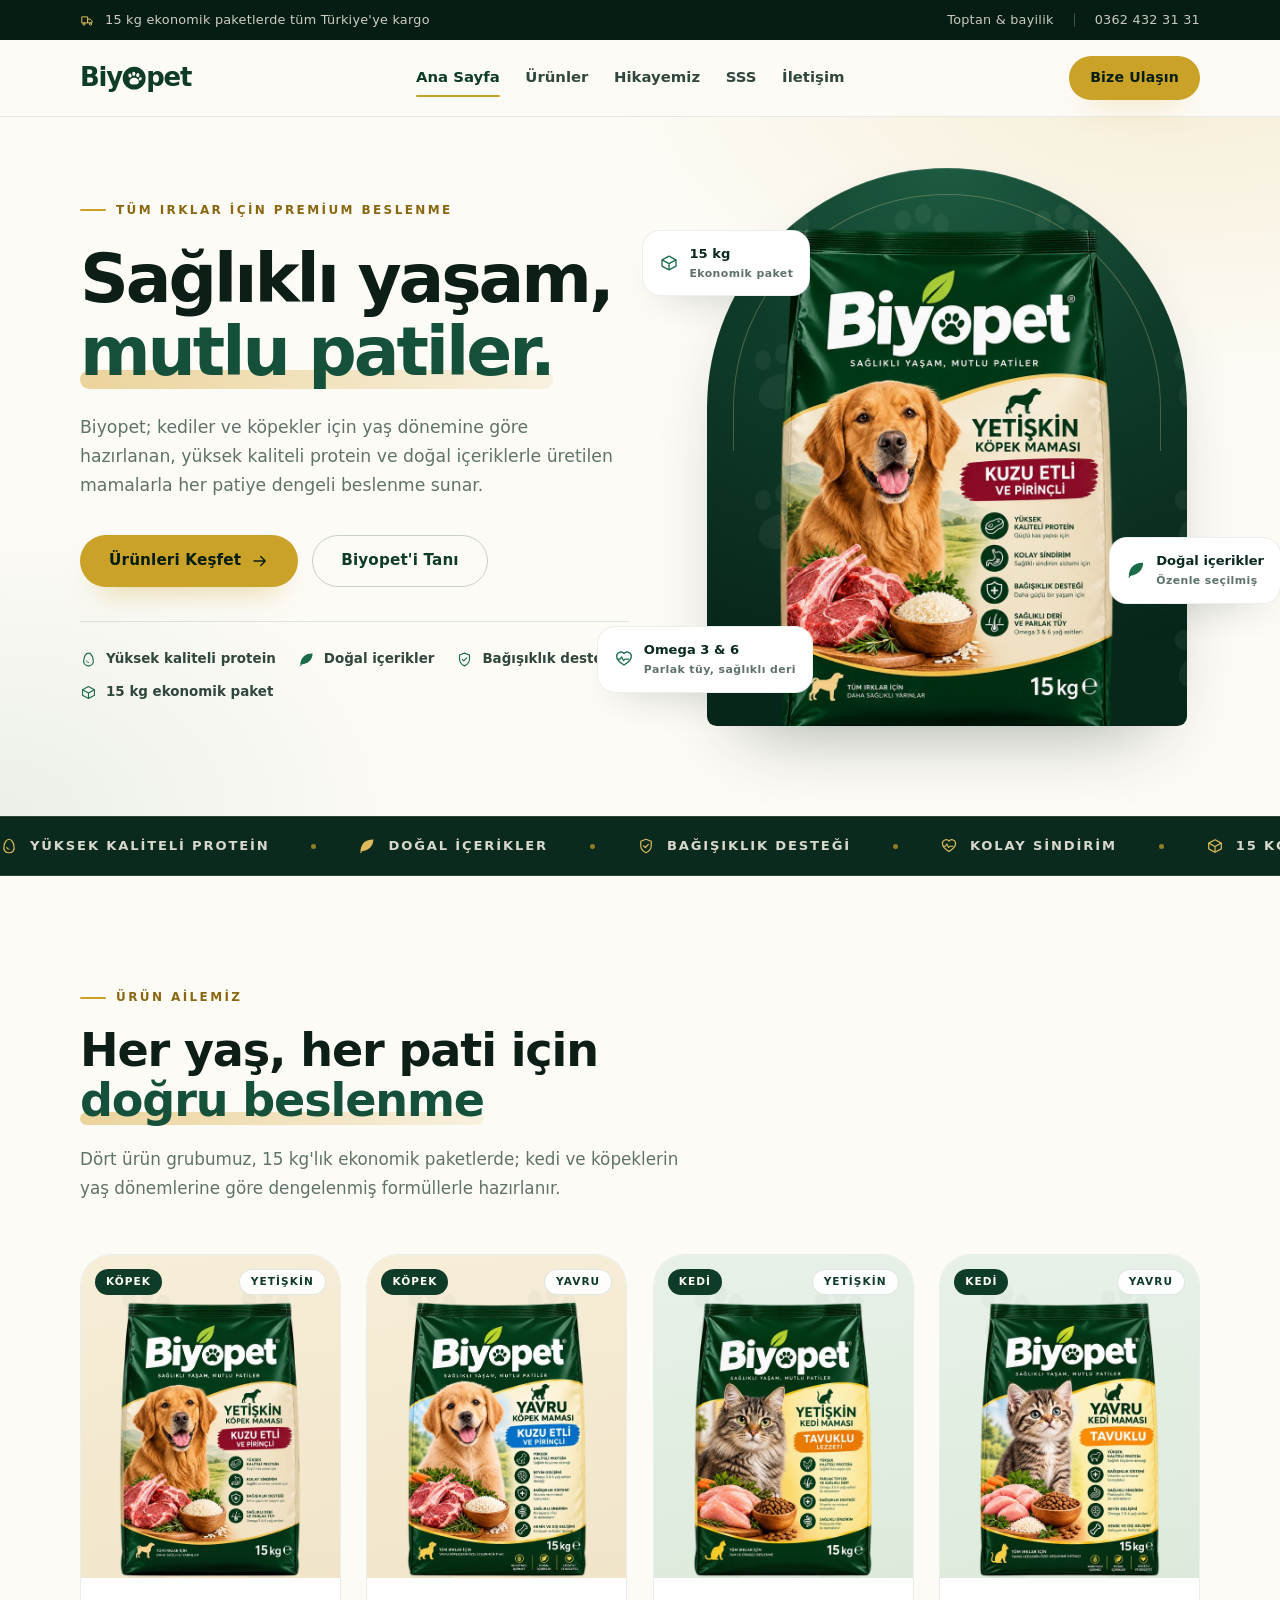
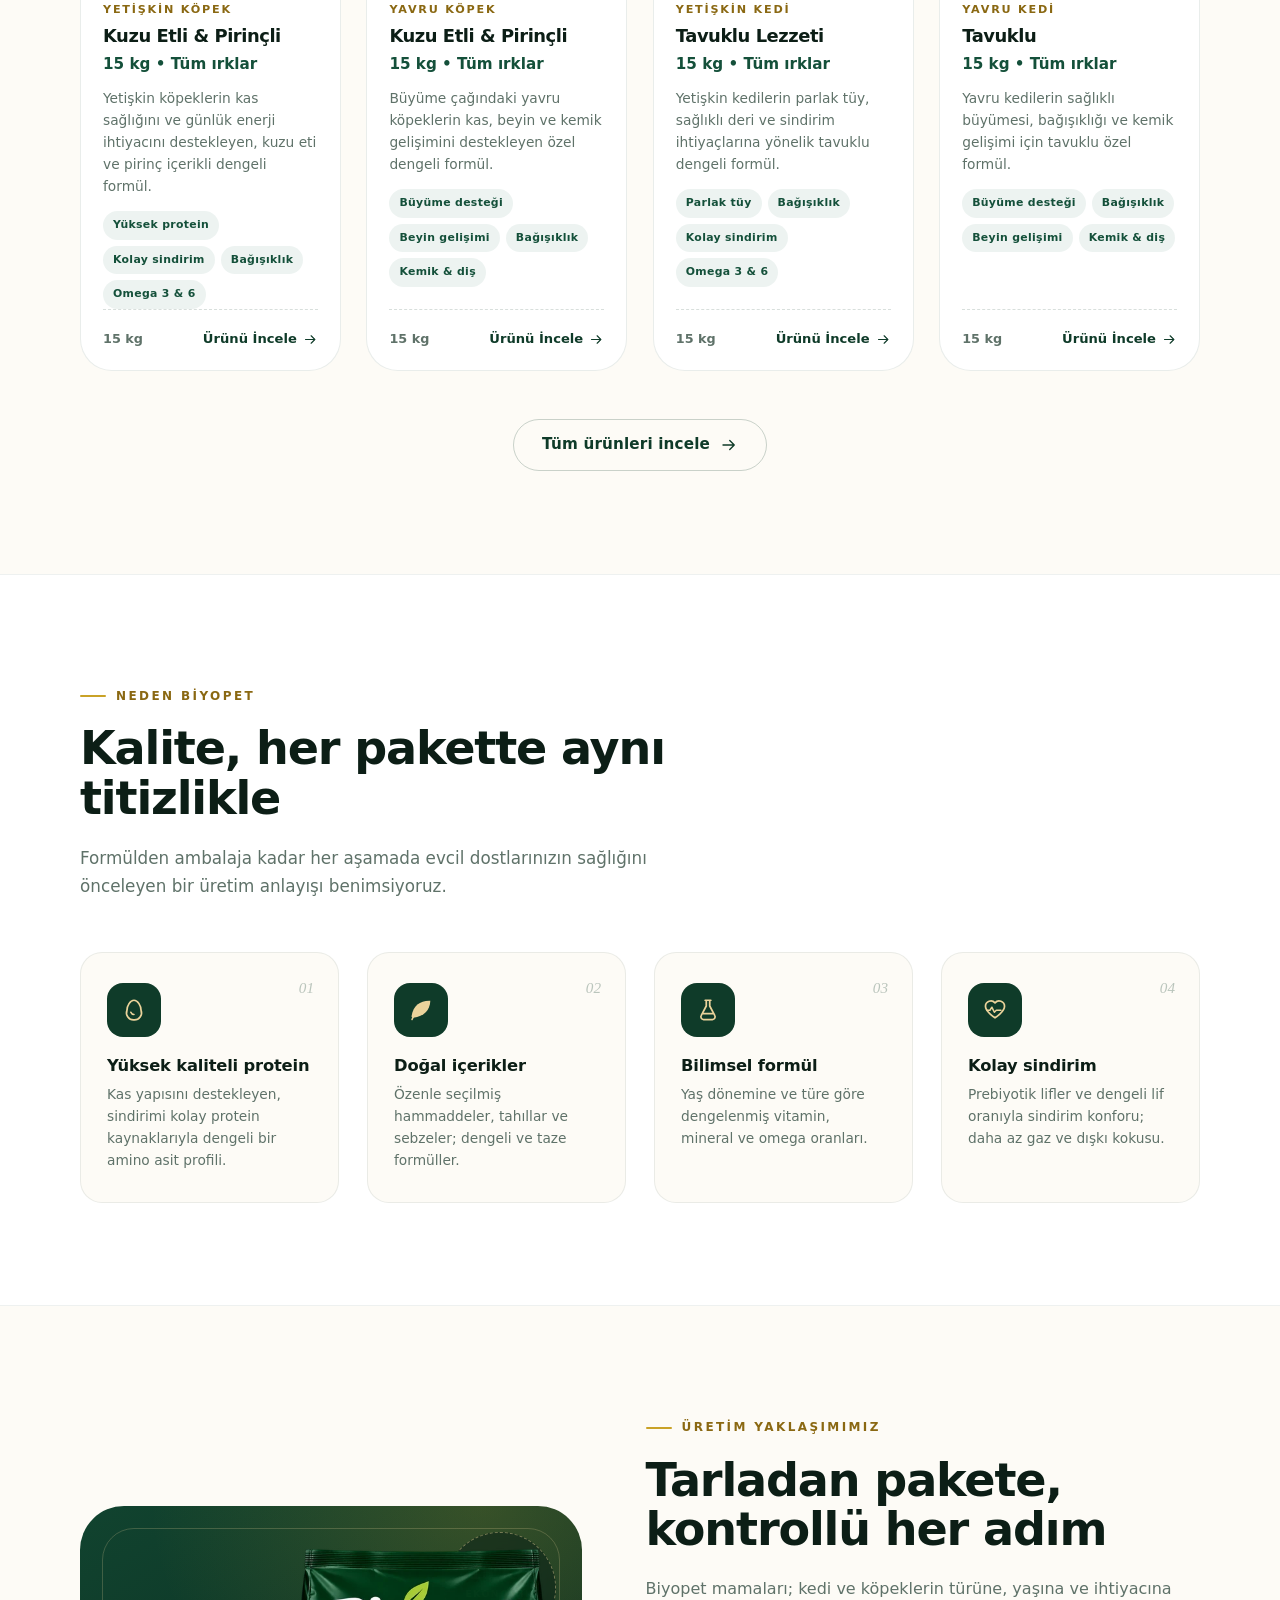
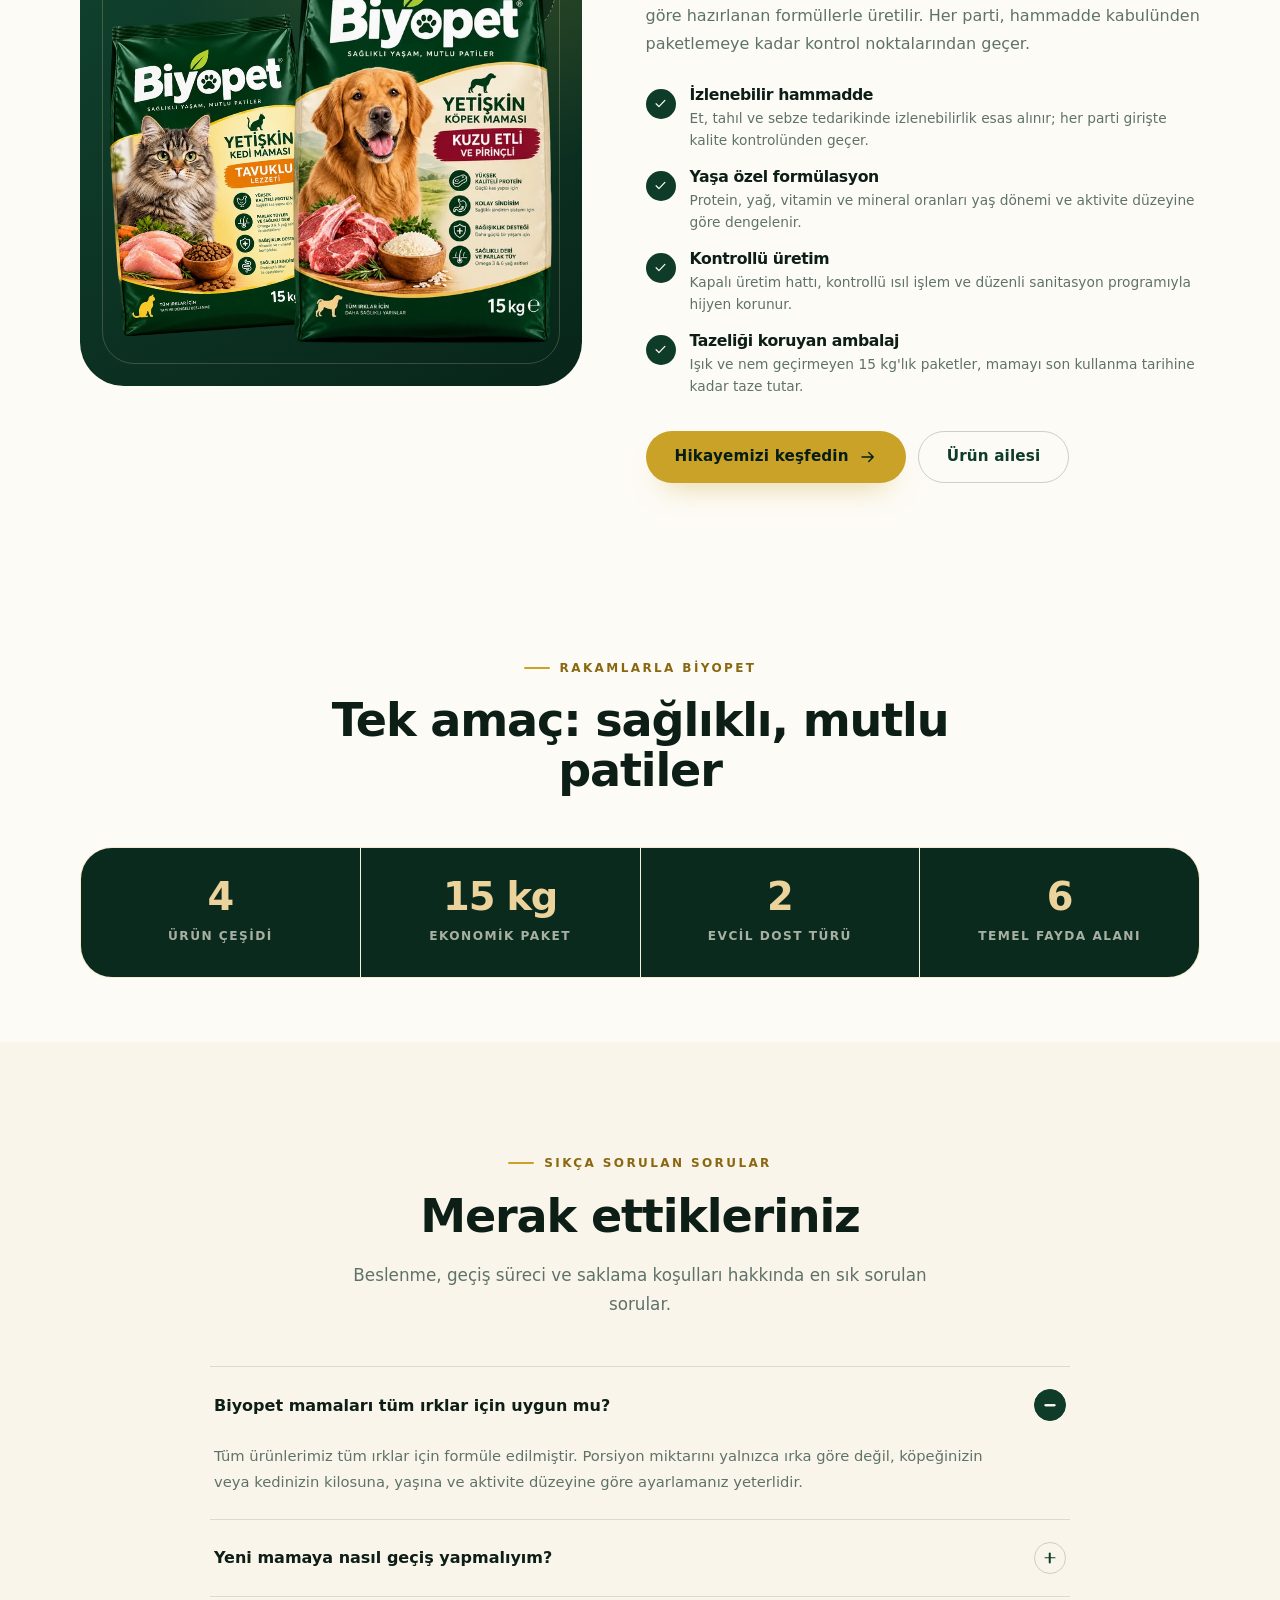
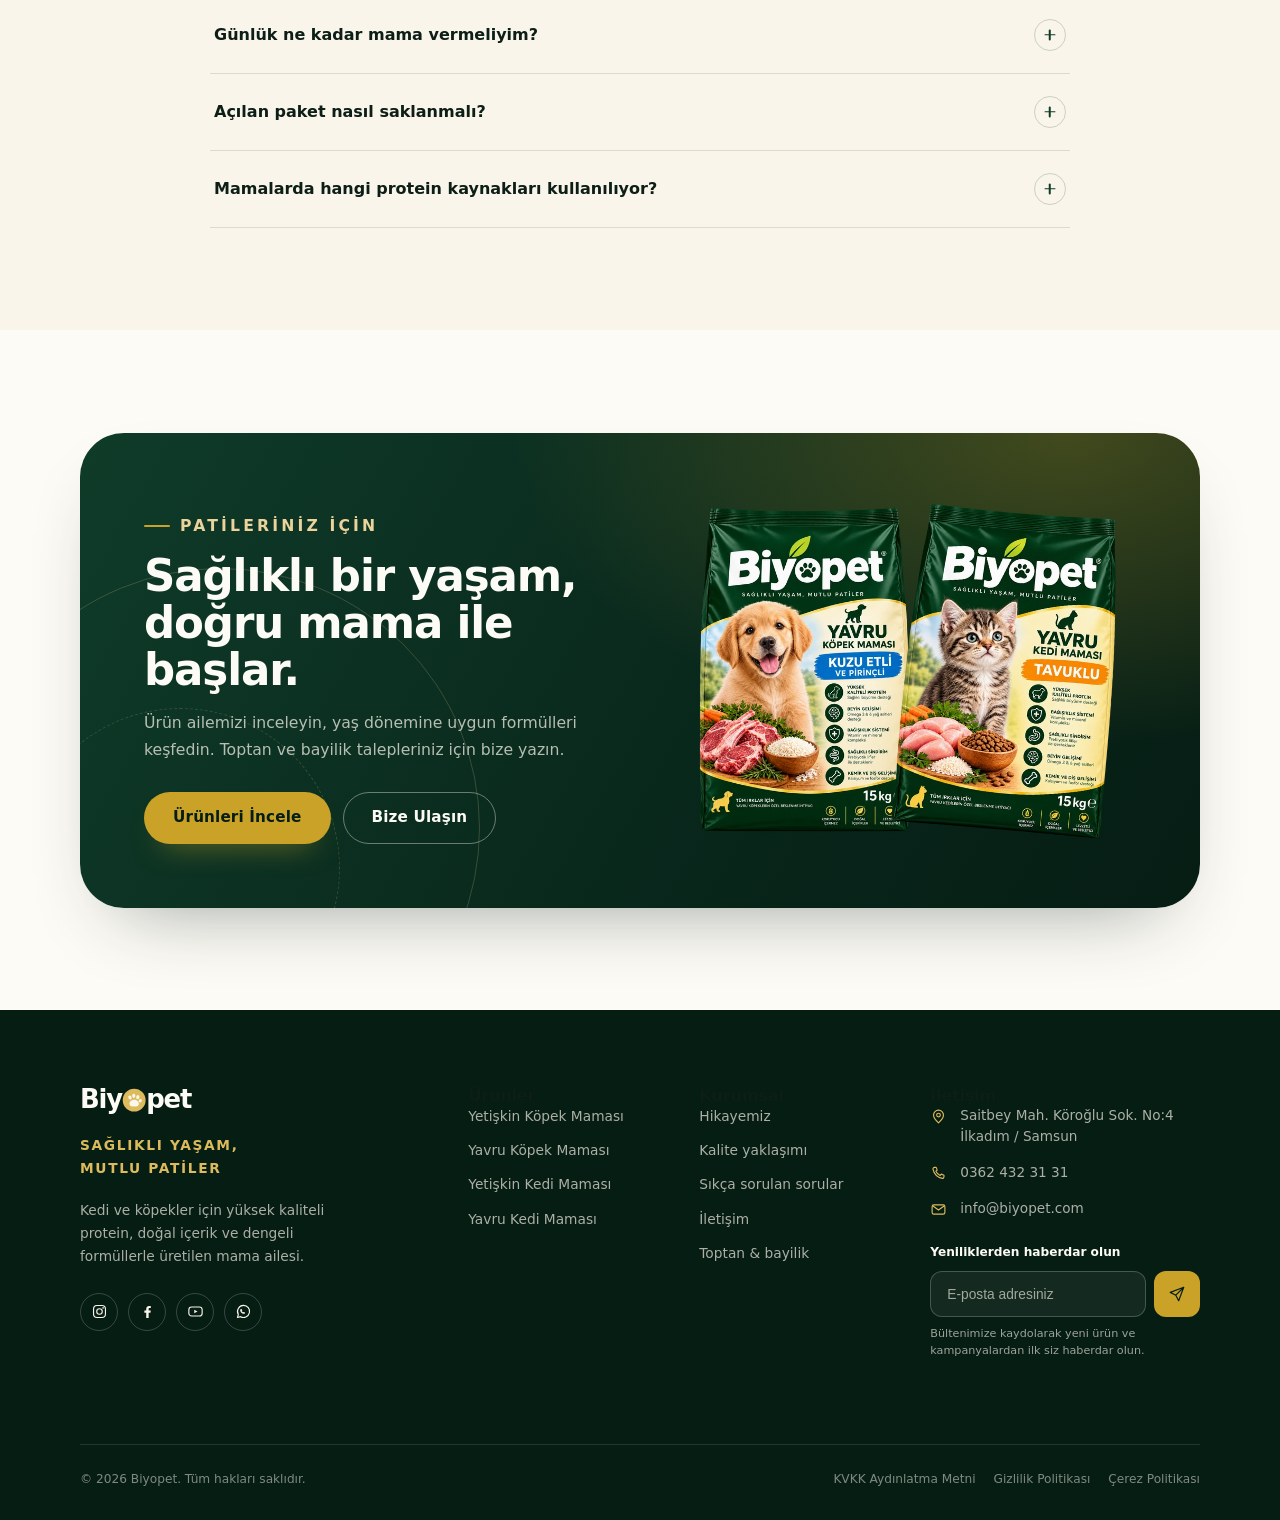
<file: index.html>
<!DOCTYPE html>
<html lang="tr">
<head>
  <meta charset="utf-8">
  <meta name="viewport" content="width=device-width, initial-scale=1">
  <script>document.documentElement.classList.add('js');</script>
  <title>Biyopet | Kedi ve Köpek Maması — Sağlıklı Yaşam, Mutlu Patiler</title>
  <meta name="description" content="Biyopet; yetişkin ve yavru kedi-köpekler için yüksek kaliteli protein, doğal içerik ve dengeli formüllerle hazırlanan 15 kg ekonomik mama paketleri sunar.">
  <meta name="theme-color" content="#0F3B29">
  <link rel="icon" href="assets/img/favicon.svg" type="image/svg+xml">
  <link rel="stylesheet" href="assets/css/style.css">
  <meta property="og:type" content="website">
  <meta property="og:locale" content="tr_TR">
  <meta property="og:site_name" content="Biyopet">
  <meta property="og:title" content="Biyopet | Sağlıklı Yaşam, Mutlu Patiler">
  <meta property="og:description" content="Kedi ve köpekler için yüksek kaliteli protein ve doğal içeriklerle üretilen 15 kg ekonomik mama paketleri.">
  <meta property="og:image" content="assets/img/opt/urun-kopek-yetiskin-kuzu-pirinc-1100.png">
  <script type="application/ld+json">
  {
    "@context": "https://schema.org",
    "@type": "Organization",
    "name": "Biyopet",
    "slogan": "Sağlıklı Yaşam, Mutlu Patiler",
    "description": "Kedi ve köpekler için yüksek kaliteli protein ve doğal içeriklerle üretilen mama markası.",
    "email": "info@biyopet.com",
    "telephone": "+90 850 000 00 00",
    "address": { "@type": "PostalAddress", "addressLocality": "İstanbul", "addressCountry": "TR" }
  }
  </script>
</head>
<body>
  <a class="skip-link" href="#icerik">İçeriğe geç</a>

  <!-- İkon kütüphanesi -->
  <svg xmlns="http://www.w3.org/2000/svg" style="display:none" aria-hidden="true">
    <symbol id="i-paw" viewBox="0 0 24 24"><g fill="currentColor"><ellipse cx="7.4" cy="8.1" rx="2.1" ry="2.9" transform="rotate(-16 7.4 8.1)"/><ellipse cx="12" cy="6.5" rx="2.1" ry="3"/><ellipse cx="16.6" cy="8.1" rx="2.1" ry="2.9" transform="rotate(16 16.6 8.1)"/><ellipse cx="19.7" cy="12.1" rx="1.9" ry="2.6" transform="rotate(30 19.7 12.1)"/><path d="M12 11.2c3.4 0 6.4 2.6 6.4 5.5 0 2.3-1.8 3.6-4.3 3.6-1 0-1.5-.4-2.1-.4s-1.1.4-2.1.4c-2.5 0-4.3-1.3-4.3-3.6 0-2.9 3-5.5 6.4-5.5Z"/></g></symbol>
    <symbol id="i-leaf" viewBox="0 0 24 24"><path d="M20.6 3.4C11.4 3 4.8 7.6 3.3 17.5c-.1.9.7 1.7 1.6 1.6C15 17.7 20.2 12.2 20.6 3.4Z" fill="currentColor"/><path d="M3.7 20.7c2.4-5.9 6.3-9.9 12-12.6" stroke="currentColor" stroke-width="1.4" stroke-linecap="round" fill="none"/></symbol>
    <symbol id="i-egg" viewBox="0 0 24 24"><path d="M12 3c3.5 0 6.5 5.2 6.5 9.2A6.5 6.5 0 0 1 12 21a6.5 6.5 0 0 1-6.5-8.8C5.5 8.2 8.5 3 12 3Z" stroke="currentColor" stroke-width="1.6" fill="none"/><path d="M9 14c.6 1.4 1.7 2.2 3 2.2" stroke="currentColor" stroke-width="1.4" stroke-linecap="round" fill="none"/></symbol>
    <symbol id="i-flask" viewBox="0 0 24 24"><path d="M9.4 3h5.2M10.4 3v5.3L5.8 17a2.5 2.5 0 0 0 2.1 3.8h8.2a2.5 2.5 0 0 0 2.1-3.8l-4.6-8.7V3" stroke="currentColor" stroke-width="1.6" stroke-linecap="round" stroke-linejoin="round" fill="none"/><path d="M7.8 15.4h8.4" stroke="currentColor" stroke-width="1.6" stroke-linecap="round"/></symbol>
    <symbol id="i-heart" viewBox="0 0 24 24"><path d="M20.8 8.6a5 5 0 0 0-8.8-3.2 5 5 0 0 0-8.8 3.2c0 5.2 8.8 10.6 8.8 10.6s8.8-5.4 8.8-10.6Z" stroke="currentColor" stroke-width="1.6" stroke-linejoin="round" fill="none"/><path d="M4.4 12.2h2.9l1.8-2.8 2.3 4.7 1.8-1.9h4.3" stroke="currentColor" stroke-width="1.4" stroke-linecap="round" stroke-linejoin="round" fill="none"/></symbol>
    <symbol id="i-shield" viewBox="0 0 24 24"><path d="M12 3l7 2.6v5.6c0 4.3-2.9 7.7-7 9.8-4.1-2.1-7-5.5-7-9.8V5.6L12 3Z" stroke="currentColor" stroke-width="1.6" stroke-linejoin="round" fill="none"/><path d="m8.8 11.8 2.2 2.2 4.2-4.2" stroke="currentColor" stroke-width="1.7" stroke-linecap="round" stroke-linejoin="round" fill="none"/></symbol>
    <symbol id="i-check" viewBox="0 0 24 24"><path d="m5 12.5 4.5 4.5L19 7" stroke="currentColor" stroke-width="2" stroke-linecap="round" stroke-linejoin="round" fill="none"/></symbol>
    <symbol id="i-arrow" viewBox="0 0 24 24"><path d="M4 12h15M13 6l6 6-6 6" stroke="currentColor" stroke-width="1.8" stroke-linecap="round" stroke-linejoin="round" fill="none"/></symbol>
    <symbol id="i-chevron" viewBox="0 0 24 24"><path d="m9 6 6 6-6 6" stroke="currentColor" stroke-width="1.8" stroke-linecap="round" stroke-linejoin="round" fill="none"/></symbol>
    <symbol id="i-bone" viewBox="0 0 24 24"><path d="M7.8 16.2a3 3 0 1 0-3.9 3.9 3 3 0 1 0 3.9-3.9l8.4-8.4a3 3 0 1 0 3.9-3.9 3 3 0 1 0-3.9 3.9l-8.4 8.4Z" stroke="currentColor" stroke-width="1.6" stroke-linejoin="round" fill="none"/></symbol>
    <symbol id="i-box" viewBox="0 0 24 24"><path d="M3.6 8.2 12 3.7l8.4 4.5v7.6L12 20.3l-8.4-4.5V8.2Z" stroke="currentColor" stroke-width="1.6" stroke-linejoin="round" fill="none"/><path d="m3.6 8.2 8.4 4.5 8.4-4.5M12 12.7v7.6" stroke="currentColor" stroke-width="1.6" stroke-linejoin="round" fill="none"/></symbol>
    <symbol id="i-truck" viewBox="0 0 24 24"><path d="M2.8 6.2h9.4v9.6H2.8zM12.2 9.6h4l3 3v3.2h-7z" stroke="currentColor" stroke-width="1.6" stroke-linejoin="round" fill="none"/><circle cx="6.4" cy="17.6" r="1.8" stroke="currentColor" stroke-width="1.6" fill="none"/><circle cx="16.8" cy="17.6" r="1.8" stroke="currentColor" stroke-width="1.6" fill="none"/></symbol>
    <symbol id="i-pin" viewBox="0 0 24 24"><path d="M12 21s7-6.2 7-11a7 7 0 1 0-14 0c0 4.8 7 11 7 11Z" stroke="currentColor" stroke-width="1.6" stroke-linejoin="round" fill="none"/><circle cx="12" cy="10" r="2.6" stroke="currentColor" stroke-width="1.6" fill="none"/></symbol>
    <symbol id="i-phone" viewBox="0 0 24 24"><path d="M6.4 3.4h2.3l1.5 3.8-1.9 1.5a12.6 12.6 0 0 0 6.1 6.1l1.5-1.9 3.8 1.5v2.3a2.2 2.2 0 0 1-2.4 2.2A17.2 17.2 0 0 1 4.2 5.8a2.2 2.2 0 0 1 2.2-2.4Z" stroke="currentColor" stroke-width="1.6" stroke-linejoin="round" fill="none"/></symbol>
    <symbol id="i-mail" viewBox="0 0 24 24"><rect x="3" y="5.4" width="18" height="13.2" rx="2.4" stroke="currentColor" stroke-width="1.6" fill="none"/><path d="m4.2 7 7.8 5.8L19.8 7" stroke="currentColor" stroke-width="1.6" stroke-linecap="round" stroke-linejoin="round" fill="none"/></symbol>
    <symbol id="i-clock" viewBox="0 0 24 24"><circle cx="12" cy="12" r="8.6" stroke="currentColor" stroke-width="1.6" fill="none"/><path d="M12 7.4V12l3.2 2" stroke="currentColor" stroke-width="1.6" stroke-linecap="round" stroke-linejoin="round" fill="none"/></symbol>
    <symbol id="i-send" viewBox="0 0 24 24"><path d="M21 3 10.4 13.6M21 3l-6.8 18-3.8-7.4L3 9.8 21 3Z" stroke="currentColor" stroke-width="1.6" stroke-linejoin="round" fill="none"/></symbol>
    <symbol id="i-info" viewBox="0 0 24 24"><circle cx="12" cy="12" r="8.6" stroke="currentColor" stroke-width="1.6" fill="none"/><path d="M12 11v5.2M12 7.9v.1" stroke="currentColor" stroke-width="1.8" stroke-linecap="round"/></symbol>
    <symbol id="i-sparkle" viewBox="0 0 24 24"><path d="M12 3.2l1.9 5.4 5.4 1.9-5.4 1.9L12 17.8l-1.9-5.4-5.4-1.9 5.4-1.9L12 3.2Z" stroke="currentColor" stroke-width="1.5" stroke-linejoin="round" fill="none"/><path d="M18.8 15.2l.8 2.2 2.2.8-2.2.8-.8 2.2-.8-2.2-2.2-.8 2.2-.8.8-2.2Z" fill="currentColor"/></symbol>
    <symbol id="i-factory" viewBox="0 0 24 24"><path d="M3 20V10.2l5 3V9l5 3V6.6l5 3V20H3Z" stroke="currentColor" stroke-width="1.6" stroke-linejoin="round" fill="none"/><path d="M6.4 20v-3.2M11 20v-3.2M15.8 20v-3.2" stroke="currentColor" stroke-width="1.6" stroke-linecap="round"/><path d="M17.4 6.6V3.4h3.2v17" stroke="currentColor" stroke-width="1.6" stroke-linejoin="round" fill="none"/></symbol>
    <symbol id="i-seed" viewBox="0 0 24 24"><path d="M12 21c0-6 2.4-10.4 7-13" stroke="currentColor" stroke-width="1.6" stroke-linecap="round" fill="none"/><path d="M12 13.4C9.2 12.8 7 10.6 6.6 7.4c3.4.1 5.6 2.2 6.5 5.4" stroke="currentColor" stroke-width="1.6" stroke-linejoin="round" fill="none"/><path d="M13.4 17.6c2.9-.3 5.2-2.2 5.8-5.2-3.2 0-5.3 1.8-6.2 4.8" stroke="currentColor" stroke-width="1.6" stroke-linejoin="round" fill="none"/></symbol>
    <symbol id="i-instagram" viewBox="0 0 24 24"><rect x="3.6" y="3.6" width="16.8" height="16.8" rx="5" stroke="currentColor" stroke-width="1.6" fill="none"/><circle cx="12" cy="12" r="3.9" stroke="currentColor" stroke-width="1.6" fill="none"/><circle cx="17.1" cy="6.9" r="1.1" fill="currentColor"/></symbol>
    <symbol id="i-facebook" viewBox="0 0 24 24"><path d="M13.6 21v-7.4h2.6l.4-3h-3V8.7c0-.9.3-1.5 1.6-1.5h1.5V4.5c-.3 0-1.3-.1-2.4-.1-2.4 0-4.1 1.5-4.1 4.2v2h-2.6v3h2.6V21h3.4Z" fill="currentColor"/></symbol>
    <symbol id="i-youtube" viewBox="0 0 24 24"><rect x="2.6" y="5.6" width="18.8" height="12.8" rx="4" stroke="currentColor" stroke-width="1.6" fill="none"/><path d="m10.2 9.4 4.6 2.6-4.6 2.6V9.4Z" fill="currentColor"/></symbol>
    <symbol id="i-whatsapp" viewBox="0 0 24 24"><path d="M12 3.4a8.5 8.5 0 0 0-7.3 12.8L3.5 20.5l4.4-1.2A8.5 8.5 0 1 0 12 3.4Z" stroke="currentColor" stroke-width="1.6" stroke-linejoin="round" fill="none"/><path d="M8.9 8.4c-.4 0-.7.2-1 .5-.4.4-.7 1-.6 1.7.2 1.6 1.2 3 2.6 3.9 1 .7 2 .9 2.7.8.7-.1 1.2-.5 1.4-1 .2-.4.2-.8 0-1l-1.4-.7c-.2-.1-.5 0-.7.2l-.4.5c-.9-.4-1.6-1.1-2-2l.5-.4c.2-.2.3-.4.2-.7l-.7-1.4c-.1-.2-.3-.4-.6-.4Z" fill="currentColor"/></symbol>
  </svg>

  <header class="site-header" id="site-header">
    <div class="announce">
      <div class="container announce__inner">
        <p>
          <svg aria-hidden="true"><use href="#i-truck"/></svg>
          15 kg ekonomik paketlerde tüm Türkiye'ye kargo
        </p>
        <div class="announce__links">
          <a href="iletisim.html">Toptan &amp; bayilik</a>
          <span class="sep" aria-hidden="true"></span>
          <a href="tel:+903624323131">0362 432 31 31</a>
        </div>
      </div>
    </div>
    <div class="nav-shell">
      <div class="container nav">
        <a class="brand" href="index.html" aria-label="Biyopet ana sayfa">
          <span aria-hidden="true">Biy</span>
          <svg class="brand__mark" viewBox="0 0 64 64" aria-hidden="true">
            <circle cx="32" cy="32" r="30" fill="currentColor"/>
            <g fill="#FDFBF6">
              <ellipse cx="21" cy="25" rx="4.2" ry="5.4" transform="rotate(-18 21 25)"/>
              <ellipse cx="31" cy="20.5" rx="4.2" ry="5.6"/>
              <ellipse cx="41.5" cy="24" rx="4.2" ry="5.4" transform="rotate(18 41.5 24)"/>
              <ellipse cx="48" cy="33.5" rx="3.8" ry="4.8" transform="rotate(34 48 33.5)"/>
              <path d="M32 31c6.6 0 12.4 5 12.4 10.6 0 4.4-3.4 6.9-8.2 6.9-2 0-3.1-.7-4.2-.7s-2.2.7-4.2.7c-4.8 0-8.2-2.5-8.2-6.9C19.6 36 25.4 31 32 31Z"/>
            </g>
          </svg>
          <span aria-hidden="true">pet</span>
        </a>

        <nav class="nav__links" id="nav-links" aria-label="Ana menü">
          <a class="nav__link is-active" href="index.html" aria-current="page">Ana Sayfa</a>
          <a class="nav__link" href="urunler.html">Ürünler</a>
          <a class="nav__link" href="hikayemiz.html">Hikayemiz</a>
          <a class="nav__link" href="index.html#sss">SSS</a>
          <a class="nav__link" href="iletisim.html">İletişim</a>
        </nav>

        <div class="nav__actions">
          <a class="btn btn--sm btn--primary" href="iletisim.html">Bize Ulaşın</a>
          <button class="nav__toggle" id="nav-toggle" aria-expanded="false" aria-controls="nav-links" aria-label="Menüyü aç/kapat">
            <span></span>
          </button>
        </div>
      </div>
    </div>
  </header>

  <main id="icerik">
    <!-- HERO -->
    <section class="hero">
      <div class="container hero__inner">
        <div class="hero__copy">
          <p class="eyebrow">Tüm ırklar için premium beslenme</p>
          <h1 class="hero__title">Sağlıklı yaşam,<br><span class="hl">mutlu patiler.</span></h1>
          <p class="hero__lead">
            Biyopet; kediler ve köpekler için yaş dönemine göre hazırlanan, yüksek kaliteli
            protein ve doğal içeriklerle üretilen mamalarla her patiye dengeli beslenme sunar.
          </p>
          <div class="hero__cta">
            <a class="btn btn--primary" href="urunler.html">
              Ürünleri Keşfet
              <svg aria-hidden="true"><use href="#i-arrow"/></svg>
            </a>
            <a class="btn btn--ghost" href="hikayemiz.html">Biyopet'i Tanı</a>
          </div>
          <ul class="hero__badges">
            <li><svg aria-hidden="true"><use href="#i-egg"/></svg>Yüksek kaliteli protein</li>
            <li><svg aria-hidden="true"><use href="#i-leaf"/></svg>Doğal içerikler</li>
            <li><svg aria-hidden="true"><use href="#i-shield"/></svg>Bağışıklık desteği</li>
            <li><svg aria-hidden="true"><use href="#i-box"/></svg>15 kg ekonomik paket</li>
          </ul>
        </div>

        <div class="hero__visual">
          <div class="hero__arch">
            <div class="hero__glow" aria-hidden="true"></div>
            <picture>
              <source srcset="assets/img/opt/urun-kopek-yetiskin-kuzu-pirinc-1100.webp" type="image/webp">
              <img class="hero__product" src="assets/img/opt/urun-kopek-yetiskin-kuzu-pirinc-1100.png"
                   width="746" height="1100"
                   alt="Biyopet Yetişkin Köpek Maması kuzu etli ve pirinçli 15 kg paket">
            </picture>
          </div>
          <div class="hero__tag hero__tag--1">
            <svg aria-hidden="true"><use href="#i-box"/></svg>
            <div>15 kg<small>Ekonomik paket</small></div>
          </div>
          <div class="hero__tag hero__tag--2">
            <svg aria-hidden="true"><use href="#i-leaf"/></svg>
            <div>Doğal içerikler<small>Özenle seçilmiş</small></div>
          </div>
          <div class="hero__tag hero__tag--3">
            <svg aria-hidden="true"><use href="#i-heart"/></svg>
            <div>Omega 3 &amp; 6<small>Parlak tüy, sağlıklı deri</small></div>
          </div>
        </div>
      </div>
    </section>

    <!-- KAYAN ŞERİT -->
    <div class="marquee" aria-hidden="true">
      <div class="marquee__track">
        <div class="marquee__group">
          <span class="marquee__item"><svg><use href="#i-egg"/></svg>Yüksek kaliteli protein</span><span class="marquee__dot"></span>
          <span class="marquee__item"><svg><use href="#i-leaf"/></svg>Doğal içerikler</span><span class="marquee__dot"></span>
          <span class="marquee__item"><svg><use href="#i-shield"/></svg>Bağışıklık desteği</span><span class="marquee__dot"></span>
          <span class="marquee__item"><svg><use href="#i-heart"/></svg>Kolay sindirim</span><span class="marquee__dot"></span>
          <span class="marquee__item"><svg><use href="#i-box"/></svg>15 kg ekonomik paket</span><span class="marquee__dot"></span>
          <span class="marquee__item"><svg><use href="#i-paw"/></svg>Tüm ırklar için</span><span class="marquee__dot"></span>
          <span class="marquee__item"><svg><use href="#i-bone"/></svg>Kemik ve diş gelişimi</span><span class="marquee__dot"></span>
          <span class="marquee__item"><svg><use href="#i-sparkle"/></svg>Parlak tüyler</span><span class="marquee__dot"></span>
        </div>
        <div class="marquee__group">
          <span class="marquee__item"><svg><use href="#i-egg"/></svg>Yüksek kaliteli protein</span><span class="marquee__dot"></span>
          <span class="marquee__item"><svg><use href="#i-leaf"/></svg>Doğal içerikler</span><span class="marquee__dot"></span>
          <span class="marquee__item"><svg><use href="#i-shield"/></svg>Bağışıklık desteği</span><span class="marquee__dot"></span>
          <span class="marquee__item"><svg><use href="#i-heart"/></svg>Kolay sindirim</span><span class="marquee__dot"></span>
          <span class="marquee__item"><svg><use href="#i-box"/></svg>15 kg ekonomik paket</span><span class="marquee__dot"></span>
          <span class="marquee__item"><svg><use href="#i-paw"/></svg>Tüm ırklar için</span><span class="marquee__dot"></span>
          <span class="marquee__item"><svg><use href="#i-bone"/></svg>Kemik ve diş gelişimi</span><span class="marquee__dot"></span>
          <span class="marquee__item"><svg><use href="#i-sparkle"/></svg>Parlak tüyler</span><span class="marquee__dot"></span>
        </div>
      </div>
    </div>

    <!-- ÜRÜNLER -->
    <section class="section" id="urunler">
      <div class="container">
        <div class="section-head reveal">
          <p class="eyebrow">Ürün ailemiz</p>
          <h2>Her yaş, her pati için <span class="hl">doğru beslenme</span></h2>
          <p class="section-head__lead">
            Dört ürün grubumuz, 15 kg'lık ekonomik paketlerde; kedi ve köpeklerin yaş
            dönemlerine göre dengelenmiş formüllerle hazırlanır.
          </p>
        </div>

        <div class="product-grid">
          <article class="product-card reveal" style="--delay:0ms">
            <div class="product-card__media">
              <span class="tag tag--animal">Köpek</span>
              <span class="tag tag--age">Yetişkin</span>
              <picture>
                <source srcset="assets/img/opt/urun-kopek-yetiskin-kuzu-pirinc-620.webp" type="image/webp">
                <img src="assets/img/opt/urun-kopek-yetiskin-kuzu-pirinc-620.png" width="411" height="620" loading="lazy"
                     alt="Biyopet Yetişkin Köpek Maması Kuzu Etli ve Pirinçli 15 kg">
              </picture>
            </div>
            <div class="product-card__body">
              <p class="product-card__kicker">Yetişkin köpek</p>
              <h3>Kuzu Etli &amp; Pirinçli</h3>
              <p class="product-card__flavor">15 kg • Tüm ırklar</p>
              <p class="product-card__desc">
                Yetişkin köpeklerin kas sağlığını ve günlük enerji ihtiyacını destekleyen,
                kuzu eti ve pirinç içerikli dengeli formül.
              </p>
              <ul class="chips">
                <li>Yüksek protein</li><li>Kolay sindirim</li><li>Bağışıklık</li><li>Omega 3 &amp; 6</li>
              </ul>
              <div class="product-card__foot">
                <span class="product-card__weight">15 kg</span>
                <a class="product-card__link" href="urunler.html#kopek-yetiskin">
                  Ürünü İncele
                  <svg aria-hidden="true"><use href="#i-arrow"/></svg>
                </a>
              </div>
            </div>
          </article>

          <article class="product-card reveal" style="--delay:80ms">
            <div class="product-card__media">
              <span class="tag tag--animal">Köpek</span>
              <span class="tag tag--age">Yavru</span>
              <picture>
                <source srcset="assets/img/opt/urun-kopek-yavru-kuzu-pirinc-620.webp" type="image/webp">
                <img src="assets/img/opt/urun-kopek-yavru-kuzu-pirinc-620.png" width="407" height="620" loading="lazy"
                     alt="Biyopet Yavru Köpek Maması Kuzu Etli ve Pirinçli 15 kg">
              </picture>
            </div>
            <div class="product-card__body">
              <p class="product-card__kicker">Yavru köpek</p>
              <h3>Kuzu Etli &amp; Pirinçli</h3>
              <p class="product-card__flavor">15 kg • Tüm ırklar</p>
              <p class="product-card__desc">
                Büyüme çağındaki yavru köpeklerin kas, beyin ve kemik gelişimini destekleyen
                özel dengeli formül.
              </p>
              <ul class="chips">
                <li>Büyüme desteği</li><li>Beyin gelişimi</li><li>Bağışıklık</li><li>Kemik &amp; diş</li>
              </ul>
              <div class="product-card__foot">
                <span class="product-card__weight">15 kg</span>
                <a class="product-card__link" href="urunler.html#kopek-yavru">
                  Ürünü İncele
                  <svg aria-hidden="true"><use href="#i-arrow"/></svg>
                </a>
              </div>
            </div>
          </article>

          <article class="product-card reveal" style="--delay:160ms">
            <div class="product-card__media product-card__media--cat">
              <span class="tag tag--animal">Kedi</span>
              <span class="tag tag--age">Yetişkin</span>
              <picture>
                <source srcset="assets/img/opt/urun-kedi-yetiskin-tavuklu-620.webp" type="image/webp">
                <img src="assets/img/opt/urun-kedi-yetiskin-tavuklu-620.png" width="408" height="620" loading="lazy"
                     alt="Biyopet Yetişkin Kedi Maması Tavuklu 15 kg">
              </picture>
            </div>
            <div class="product-card__body">
              <p class="product-card__kicker">Yetişkin kedi</p>
              <h3>Tavuklu Lezzeti</h3>
              <p class="product-card__flavor">15 kg • Tüm ırklar</p>
              <p class="product-card__desc">
                Yetişkin kedilerin parlak tüy, sağlıklı deri ve sindirim ihtiyaçlarına
                yönelik tavuklu dengeli formül.
              </p>
              <ul class="chips">
                <li>Parlak tüy</li><li>Bağışıklık</li><li>Kolay sindirim</li><li>Omega 3 &amp; 6</li>
              </ul>
              <div class="product-card__foot">
                <span class="product-card__weight">15 kg</span>
                <a class="product-card__link" href="urunler.html#kedi-yetiskin">
                  Ürünü İncele
                  <svg aria-hidden="true"><use href="#i-arrow"/></svg>
                </a>
              </div>
            </div>
          </article>

          <article class="product-card reveal" style="--delay:240ms">
            <div class="product-card__media product-card__media--cat">
              <span class="tag tag--animal">Kedi</span>
              <span class="tag tag--age">Yavru</span>
              <picture>
                <source srcset="assets/img/opt/urun-kedi-yavru-tavuklu-620.webp" type="image/webp">
                <img src="assets/img/opt/urun-kedi-yavru-tavuklu-620.png" width="410" height="620" loading="lazy"
                     alt="Biyopet Yavru Kedi Maması Tavuklu 15 kg">
              </picture>
            </div>
            <div class="product-card__body">
              <p class="product-card__kicker">Yavru kedi</p>
              <h3>Tavuklu</h3>
              <p class="product-card__flavor">15 kg • Tüm ırklar</p>
              <p class="product-card__desc">
                Yavru kedilerin sağlıklı büyümesi, bağışıklığı ve kemik gelişimi için
                tavuklu özel formül.
              </p>
              <ul class="chips">
                <li>Büyüme desteği</li><li>Bağışıklık</li><li>Beyin gelişimi</li><li>Kemik &amp; diş</li>
              </ul>
              <div class="product-card__foot">
                <span class="product-card__weight">15 kg</span>
                <a class="product-card__link" href="urunler.html#kedi-yavru">
                  Ürünü İncele
                  <svg aria-hidden="true"><use href="#i-arrow"/></svg>
                </a>
              </div>
            </div>
          </article>
        </div>

        <div class="center-actions">
          <a class="btn btn--ghost" href="urunler.html">
            Tüm ürünleri incele
            <svg aria-hidden="true"><use href="#i-arrow"/></svg>
          </a>
        </div>
      </div>
    </section>

    <!-- NEDEN BİYOPET -->
    <section class="section section--features">
      <div class="container">
        <div class="section-head reveal">
          <p class="eyebrow">Neden Biyopet</p>
          <h2>Kalite, her pakette aynı titizlikle</h2>
          <p class="section-head__lead">
            Formülden ambalaja kadar her aşamada evcil dostlarınızın sağlığını önceleyen
            bir üretim anlayışı benimsiyoruz.
          </p>
        </div>
        <div class="feature-grid">
          <article class="feature reveal">
            <span class="feature__num">01</span>
            <div class="feature__icon"><svg aria-hidden="true"><use href="#i-egg"/></svg></div>
            <h3>Yüksek kaliteli protein</h3>
            <p>Kas yapısını destekleyen, sindirimi kolay protein kaynaklarıyla dengeli bir amino asit profili.</p>
          </article>
          <article class="feature reveal" style="--delay:80ms">
            <span class="feature__num">02</span>
            <div class="feature__icon"><svg aria-hidden="true"><use href="#i-leaf"/></svg></div>
            <h3>Doğal içerikler</h3>
            <p>Özenle seçilmiş hammaddeler, tahıllar ve sebzeler; dengeli ve taze formüller.</p>
          </article>
          <article class="feature reveal" style="--delay:160ms">
            <span class="feature__num">03</span>
            <div class="feature__icon"><svg aria-hidden="true"><use href="#i-flask"/></svg></div>
            <h3>Bilimsel formül</h3>
            <p>Yaş dönemine ve türe göre dengelenmiş vitamin, mineral ve omega oranları.</p>
          </article>
          <article class="feature reveal" style="--delay:240ms">
            <span class="feature__num">04</span>
            <div class="feature__icon"><svg aria-hidden="true"><use href="#i-heart"/></svg></div>
            <h3>Kolay sindirim</h3>
            <p>Prebiyotik lifler ve dengeli lif oranıyla sindirim konforu; daha az gaz ve dışkı kokusu.</p>
          </article>
        </div>
      </div>
    </section>

    <!-- ÜRETİM YAKLAŞIMI -->
    <section class="section">
      <div class="container split">
        <div class="split__media reveal">
          <div class="split__products">
            <picture>
              <source srcset="assets/img/opt/urun-kedi-yetiskin-tavuklu-620.webp" type="image/webp">
              <img src="assets/img/opt/urun-kedi-yetiskin-tavuklu-620.png" width="408" height="620" loading="lazy"
                   alt="Biyopet yetişkin kedi maması paketi">
            </picture>
            <picture>
              <source srcset="assets/img/opt/urun-kopek-yetiskin-kuzu-pirinc-620.webp" type="image/webp">
              <img src="assets/img/opt/urun-kopek-yetiskin-kuzu-pirinc-620.png" width="411" height="620" loading="lazy"
                   alt="Biyopet yetişkin köpek maması paketi">
            </picture>
          </div>
          <div class="split__stamp" aria-hidden="true">
            <span><strong>15 kg</strong>Ekonomik<br>paket</span>
          </div>
        </div>

        <div class="split__copy reveal">
          <div class="section-head">
            <p class="eyebrow">Üretim yaklaşımımız</p>
            <h2>Tarladan pakete, kontrollü her adım</h2>
          </div>
          <p class="split__lead">
            Biyopet mamaları; kedi ve köpeklerin türüne, yaşına ve ihtiyacına göre hazırlanan
            formüllerle üretilir. Her parti, hammadde kabulünden paketlemeye kadar kontrol
            noktalarından geçer.
          </p>
          <ul class="checklist">
            <li>
              <span class="checklist__icon"><svg aria-hidden="true"><use href="#i-check"/></svg></span>
              <div>
                <h3>İzlenebilir hammadde</h3>
                <p>Et, tahıl ve sebze tedarikinde izlenebilirlik esas alınır; her parti girişte kalite kontrolünden geçer.</p>
              </div>
            </li>
            <li>
              <span class="checklist__icon"><svg aria-hidden="true"><use href="#i-check"/></svg></span>
              <div>
                <h3>Yaşa özel formülasyon</h3>
                <p>Protein, yağ, vitamin ve mineral oranları yaş dönemi ve aktivite düzeyine göre dengelenir.</p>
              </div>
            </li>
            <li>
              <span class="checklist__icon"><svg aria-hidden="true"><use href="#i-check"/></svg></span>
              <div>
                <h3>Kontrollü üretim</h3>
                <p>Kapalı üretim hattı, kontrollü ısıl işlem ve düzenli sanitasyon programıyla hijyen korunur.</p>
              </div>
            </li>
            <li>
              <span class="checklist__icon"><svg aria-hidden="true"><use href="#i-check"/></svg></span>
              <div>
                <h3>Tazeliği koruyan ambalaj</h3>
                <p>Işık ve nem geçirmeyen 15 kg'lık paketler, mamayı son kullanma tarihine kadar taze tutar.</p>
              </div>
            </li>
          </ul>
          <div class="split__actions">
            <a class="btn btn--primary" href="hikayemiz.html">
              Hikayemizi keşfedin
              <svg aria-hidden="true"><use href="#i-arrow"/></svg>
            </a>
            <a class="btn btn--ghost" href="urunler.html">Ürün ailesi</a>
          </div>
        </div>
      </div>
    </section>

    <!-- RAKAMLARLA -->
    <section class="section section--tight">
      <div class="container">
        <div class="section-head section-head--center reveal">
          <p class="eyebrow">Rakamlarla Biyopet</p>
          <h2>Tek amaç: sağlıklı, mutlu patiler</h2>
        </div>
        <div class="stats reveal">
          <div class="stat"><strong>4</strong><span>Ürün çeşidi</span></div>
          <div class="stat"><strong>15 kg</strong><span>Ekonomik paket</span></div>
          <div class="stat"><strong>2</strong><span>Evcil dost türü</span></div>
          <div class="stat"><strong>6</strong><span>Temel fayda alanı</span></div>
        </div>
      </div>
    </section>

    <!-- SSS -->
    <section class="section section--cream" id="sss">
      <div class="container">
        <div class="section-head section-head--center reveal">
          <p class="eyebrow">Sıkça sorulan sorular</p>
          <h2>Merak ettikleriniz</h2>
          <p class="section-head__lead">
            Beslenme, geçiş süreci ve saklama koşulları hakkında en sık sorulan sorular.
          </p>
        </div>

        <div class="faq reveal">
          <details class="faq__item" open>
            <summary>Biyopet mamaları tüm ırklar için uygun mu?<span class="faq__icon" aria-hidden="true"></span></summary>
            <div class="faq__answer">
              <p>Tüm ürünlerimiz tüm ırklar için formüle edilmiştir. Porsiyon miktarını yalnızca ırka göre değil,
                köpeğinizin veya kedinizin kilosuna, yaşına ve aktivite düzeyine göre ayarlamanız yeterlidir.</p>
            </div>
          </details>
          <details class="faq__item">
            <summary>Yeni mamaya nasıl geçiş yapmalıyım?<span class="faq__icon" aria-hidden="true"></span></summary>
            <div class="faq__answer">
              <p>Ani mama değişiklikleri sindirim hassasiyetine yol açabilir. 7 günlük bir geçiş planı öneririz:
                ilk iki gün mamanın %25'i yeni ürün, sonraki günlerde oranı kademeli olarak artırın ve yedinci günde
                tamamen yeni mamaya geçin.</p>
            </div>
          </details>
          <details class="faq__item">
            <summary>Günlük ne kadar mama vermeliyim?<span class="faq__icon" aria-hidden="true"></span></summary>
            <div class="faq__answer">
              <p>Günlük miktar; yaş, kilo, ırk büyüklüğü ve aktivite düzeyine göre değişir. Ürün sayfamızdaki
                <a href="urunler.html#besleme" style="color:var(--green-700);font-weight:600;text-decoration:underline">besleme rehberi</a>
                başlangıç için pratik bir referanstır. Hassas durumlarda veteriner hekiminize danışmanızı öneririz.</p>
            </div>
          </details>
          <details class="faq__item">
            <summary>Açılan paket nasıl saklanmalı?<span class="faq__icon" aria-hidden="true"></span></summary>
            <div class="faq__answer">
              <p>Paketi serin ve kuru bir yerde, ağzı kapalı olarak saklayın. Daha uzun tazelik için mamayı
                orijinal ambalajıyla birlikte hava geçirmeyen bir kaba aktarabilirsiniz. Nem ve doğrudan güneş
                ışığından kaçının.</p>
            </div>
          </details>
          <details class="faq__item">
            <summary>Mamalarda hangi protein kaynakları kullanılıyor?<span class="faq__icon" aria-hidden="true"></span></summary>
            <div class="faq__answer">
              <p>Köpek ürünlerimizde kuzu eti ve pirinç, kedi ürünlerimizde tavuk eti öne çıkar. Tüm ürünlerde
                yüksek kaliteli protein, dengeli yağ asitleri ve vitamin-mineral kompleksi bir arada sunulur.
                Ayrıntılı içerik bilgisi ambalaj üzerinde yer alır.</p>
            </div>
          </details>
        </div>
      </div>
    </section>

    <!-- CTA -->
    <section class="section cta-wrap">
      <div class="container">
        <div class="cta reveal">
          <div>
            <p class="eyebrow" style="color:var(--gold-300)">Patileriniz için</p>
            <h2 style="margin-top:14px">Sağlıklı bir yaşam, doğru mama ile başlar.</h2>
            <p>Ürün ailemizi inceleyin, yaş dönemine uygun formülleri keşfedin. Toptan ve bayilik
              talepleriniz için bize yazın.</p>
            <div class="cta__actions">
              <a class="btn btn--primary" href="urunler.html">Ürünleri İncele</a>
              <a class="btn btn--outline-light" href="iletisim.html">Bize Ulaşın</a>
            </div>
          </div>
          <div class="cta__visual" aria-hidden="true">
            <svg class="cta__leaf"><use href="#i-leaf"/></svg>
            <picture>
              <source srcset="assets/img/opt/urun-kopek-yavru-kuzu-pirinc-620.webp" type="image/webp">
              <img src="assets/img/opt/urun-kopek-yavru-kuzu-pirinc-620.png" width="407" height="620" loading="lazy" alt="">
            </picture>
            <picture>
              <source srcset="assets/img/opt/urun-kedi-yavru-tavuklu-620.webp" type="image/webp">
              <img src="assets/img/opt/urun-kedi-yavru-tavuklu-620.png" width="410" height="620" loading="lazy" alt="">
            </picture>
          </div>
        </div>
      </div>
    </section>
  </main>

  <footer class="site-footer">
    <div class="container">
      <div class="footer__grid">
        <div class="footer__brand">
          <a class="brand brand--light" href="index.html" aria-label="Biyopet ana sayfa">
            <span aria-hidden="true">Biy</span>
            <svg class="brand__mark" viewBox="0 0 64 64" aria-hidden="true">
              <circle cx="32" cy="32" r="30" fill="currentColor"/>
              <g fill="#FBF7EF">
                <ellipse cx="21" cy="25" rx="4.2" ry="5.4" transform="rotate(-18 21 25)"/>
                <ellipse cx="31" cy="20.5" rx="4.2" ry="5.6"/>
                <ellipse cx="41.5" cy="24" rx="4.2" ry="5.4" transform="rotate(18 41.5 24)"/>
                <ellipse cx="48" cy="33.5" rx="3.8" ry="4.8" transform="rotate(34 48 33.5)"/>
                <path d="M32 31c6.6 0 12.4 5 12.4 10.6 0 4.4-3.4 6.9-8.2 6.9-2 0-3.1-.7-4.2-.7s-2.2.7-4.2.7c-4.8 0-8.2-2.5-8.2-6.9C19.6 36 25.4 31 32 31Z"/>
              </g>
            </svg>
            <span aria-hidden="true">pet</span>
          </a>
          <p class="footer__slogan">Sağlıklı yaşam,<br>mutlu patiler</p>
          <p>Kedi ve köpekler için yüksek kaliteli protein, doğal içerik ve dengeli formüllerle
            üretilen mama ailesi.</p>
          <div class="footer__social">
            <a href="https://www.instagram.com/" target="_blank" rel="noopener" aria-label="Biyopet Instagram (yeni sekmede açılır)"><svg aria-hidden="true"><use href="#i-instagram"/></svg></a>
            <a href="https://www.facebook.com/" target="_blank" rel="noopener" aria-label="Biyopet Facebook (yeni sekmede açılır)"><svg aria-hidden="true"><use href="#i-facebook"/></svg></a>
            <a href="https://www.youtube.com/" target="_blank" rel="noopener" aria-label="Biyopet YouTube (yeni sekmede açılır)"><svg aria-hidden="true"><use href="#i-youtube"/></svg></a>
            <a href="https://wa.me/908500000000" target="_blank" rel="noopener" aria-label="Biyopet WhatsApp (yeni sekmede açılır)"><svg aria-hidden="true"><use href="#i-whatsapp"/></svg></a>
          </div>
        </div>

        <div class="footer__col">
          <h3>Ürünler</h3>
          <nav class="footer__links" aria-label="Ürünler">
            <a href="urunler.html#kopek-yetiskin">Yetişkin Köpek Maması</a>
            <a href="urunler.html#kopek-yavru">Yavru Köpek Maması</a>
            <a href="urunler.html#kedi-yetiskin">Yetişkin Kedi Maması</a>
            <a href="urunler.html#kedi-yavru">Yavru Kedi Maması</a>
          </nav>
        </div>

        <div class="footer__col">
          <h3>Kurumsal</h3>
          <nav class="footer__links" aria-label="Kurumsal">
            <a href="hikayemiz.html">Hikayemiz</a>
            <a href="hikayemiz.html#kalite">Kalite yaklaşımı</a>
            <a href="index.html#sss">Sıkça sorulan sorular</a>
            <a href="iletisim.html">İletişim</a>
            <a href="iletisim.html?konu=bayilik#form">Toptan &amp; bayilik</a>
          </nav>
        </div>

        <div class="footer__col footer__col--news">
          <h3>İletişim</h3>
          <ul class="footer__contact">
            <li><svg aria-hidden="true"><use href="#i-pin"/></svg><span>Saitbey Mah. Köroğlu Sok. No:4<br>İlkadım / Samsun</span></li>
            <li><svg aria-hidden="true"><use href="#i-phone"/></svg><a href="tel:+903624323131">0362 432 31 31</a></li>
            <li><svg aria-hidden="true"><use href="#i-mail"/></svg><a href="mailto:info@biyopet.com">info@biyopet.com</a></li>
          </ul>
          <form class="newsletter" id="newsletter-form" novalidate>
            <label for="newsletter-email">Yeniliklerden haberdar olun</label>
            <div class="newsletter__row">
              <input id="newsletter-email" name="email" type="email" placeholder="E-posta adresiniz" autocomplete="email" aria-describedby="newsletter-status" required>
              <button type="submit" aria-label="Bültene kaydol">
                <svg aria-hidden="true"><use href="#i-send"/></svg>
              </button>
            </div>
            <p class="newsletter__note">Bültenimize kaydolarak yeni ürün ve kampanyalardan ilk siz haberdar olun.</p>
            <p class="newsletter__status" id="newsletter-status" role="status"></p>
          </form>
        </div>
      </div>

      <div class="footer__bottom">
        <p>© <span id="year">2026</span> Biyopet. Tüm hakları saklıdır.</p>
        <div class="footer__legal">
          <a href="yasal.html#kvkk">KVKK Aydınlatma Metni</a>
          <a href="yasal.html#gizlilik">Gizlilik Politikası</a>
          <a href="yasal.html#cerez">Çerez Politikası</a>
        </div>
      </div>
    </div>
  </footer>

  <script src="assets/js/main.js" defer></script>
</body>
</html>
</file>
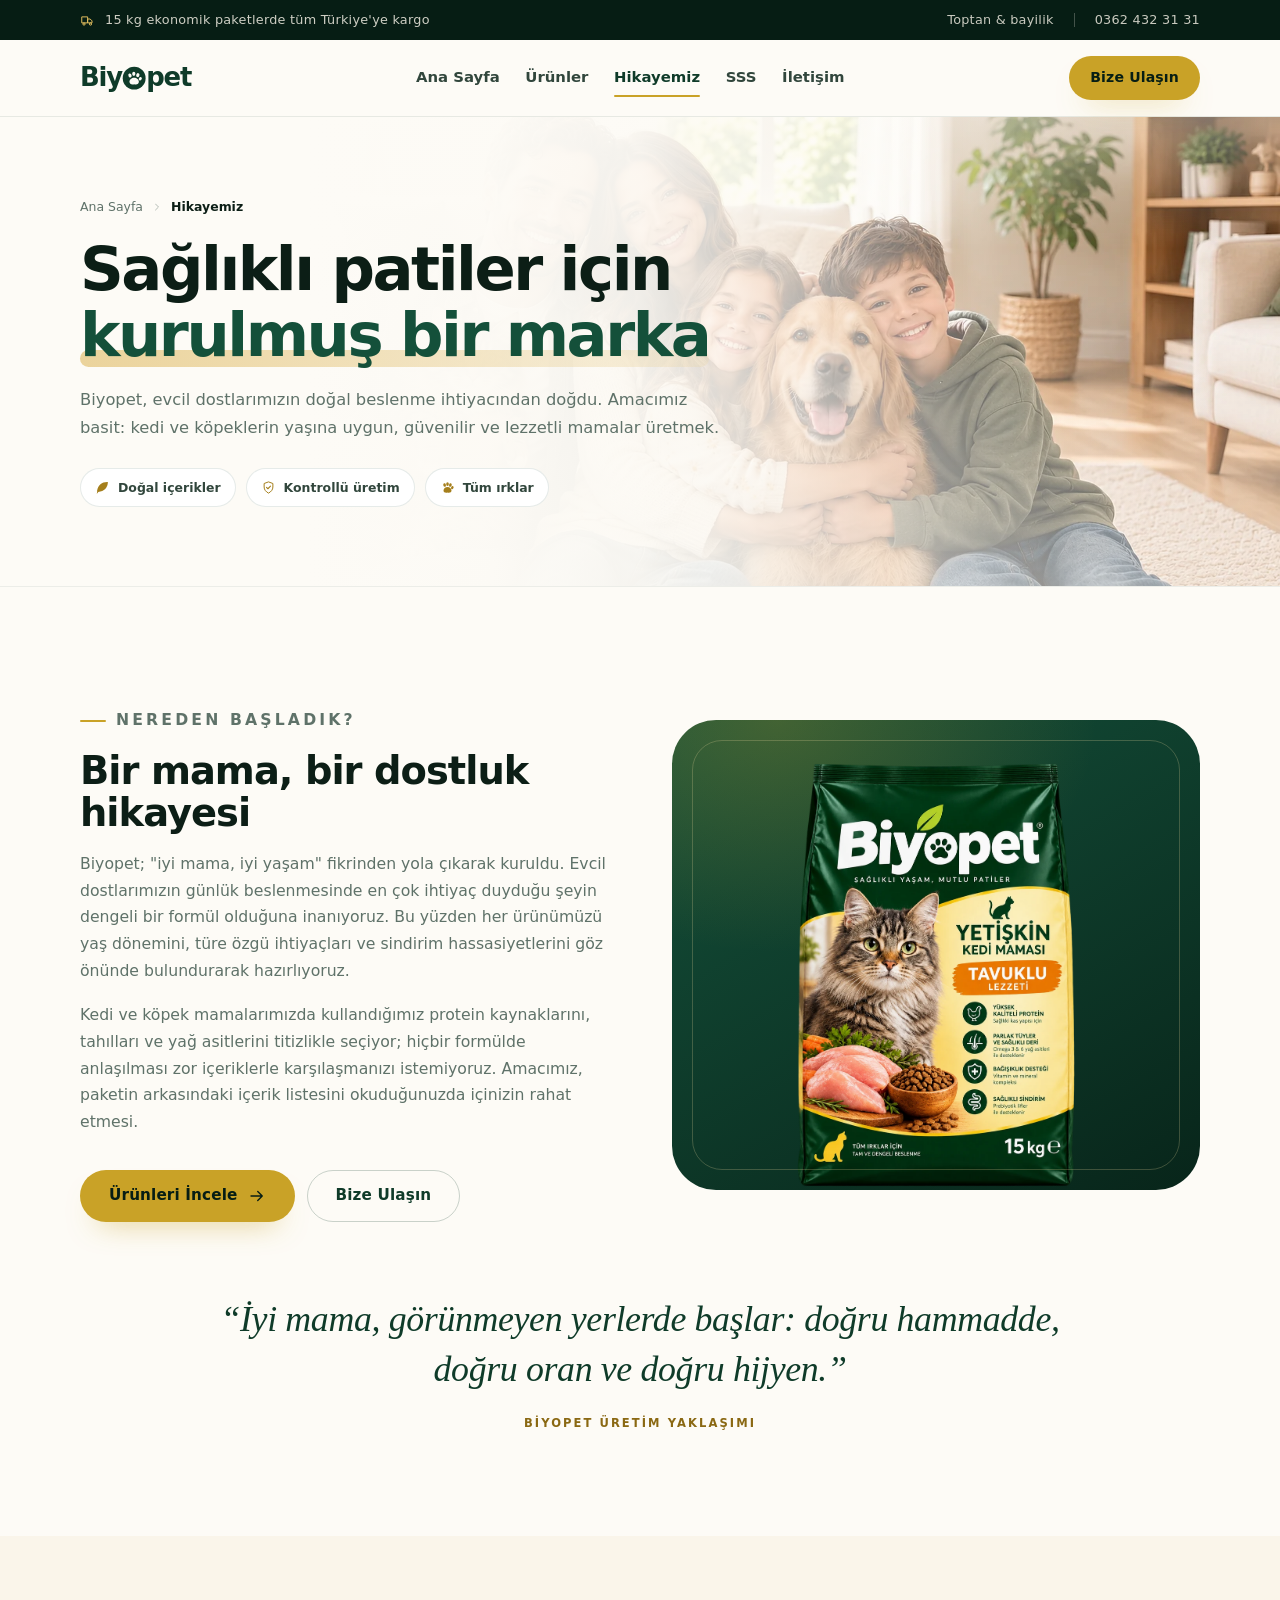
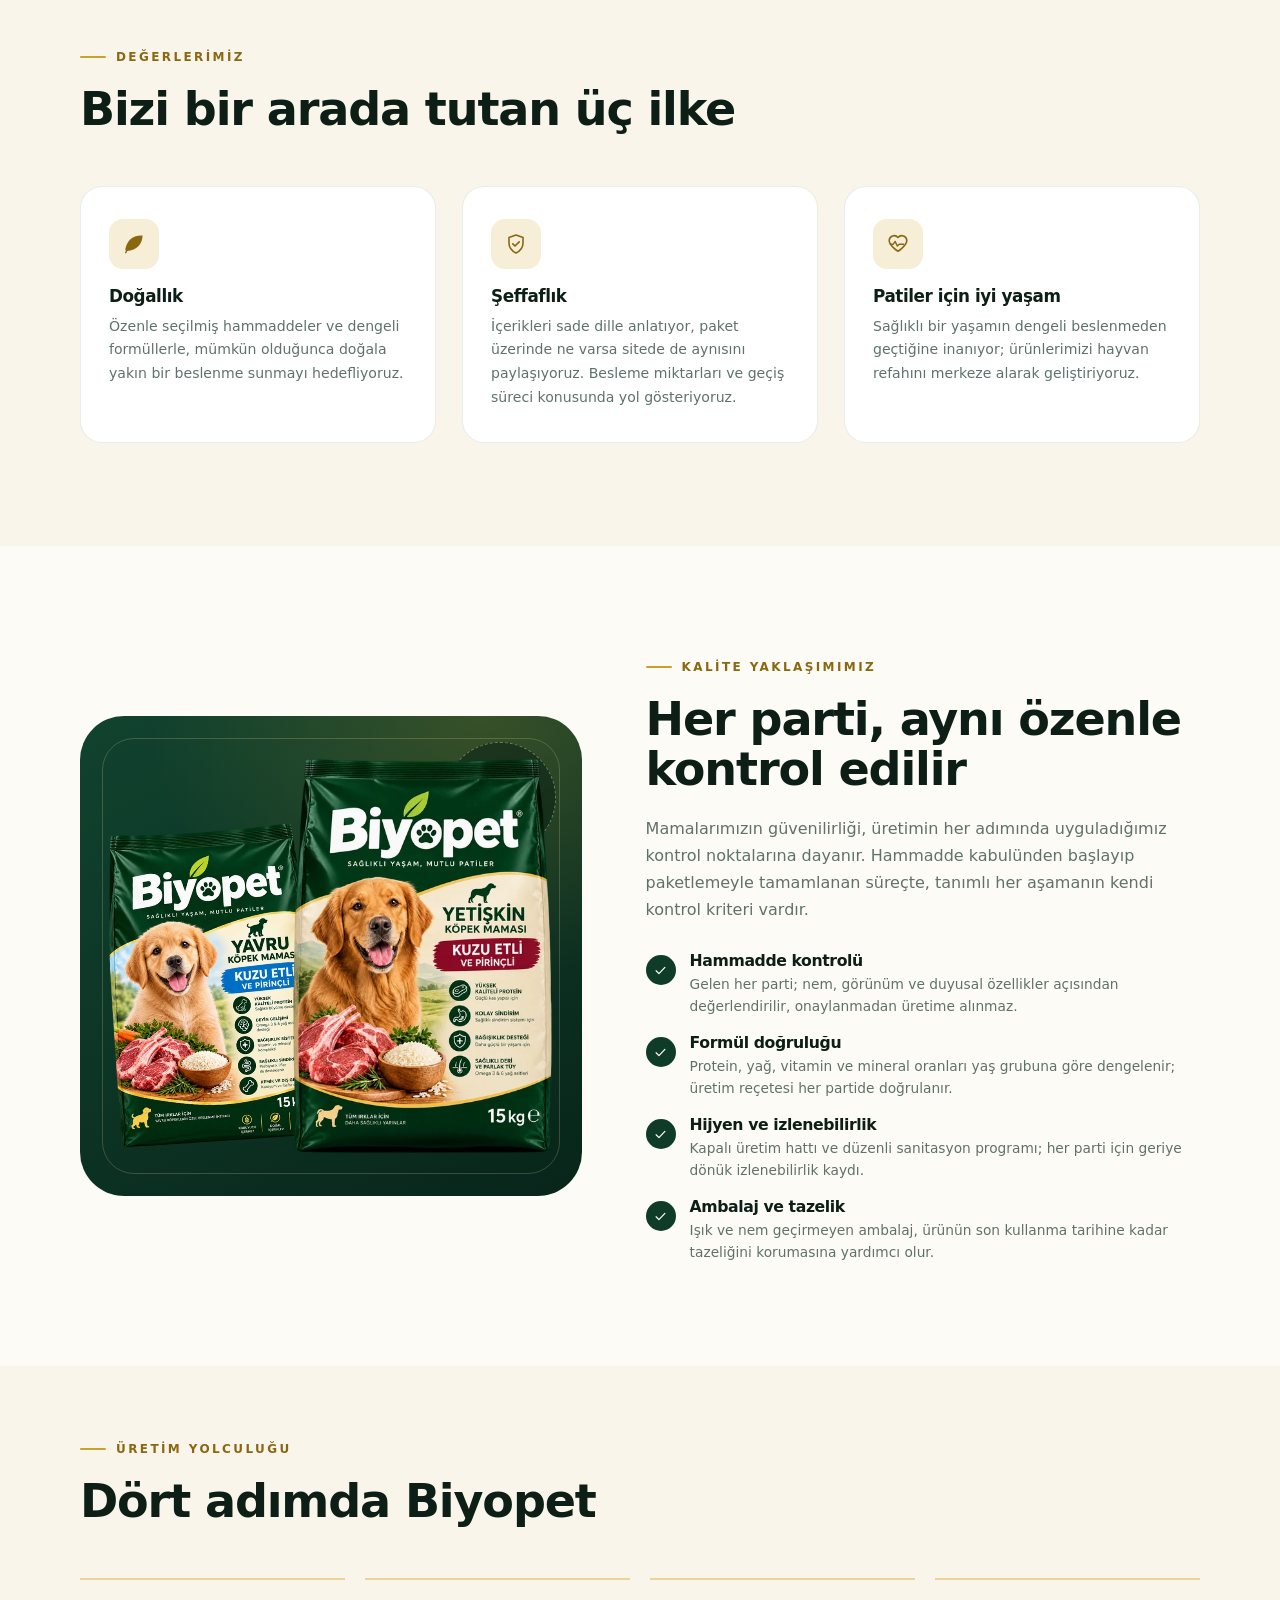
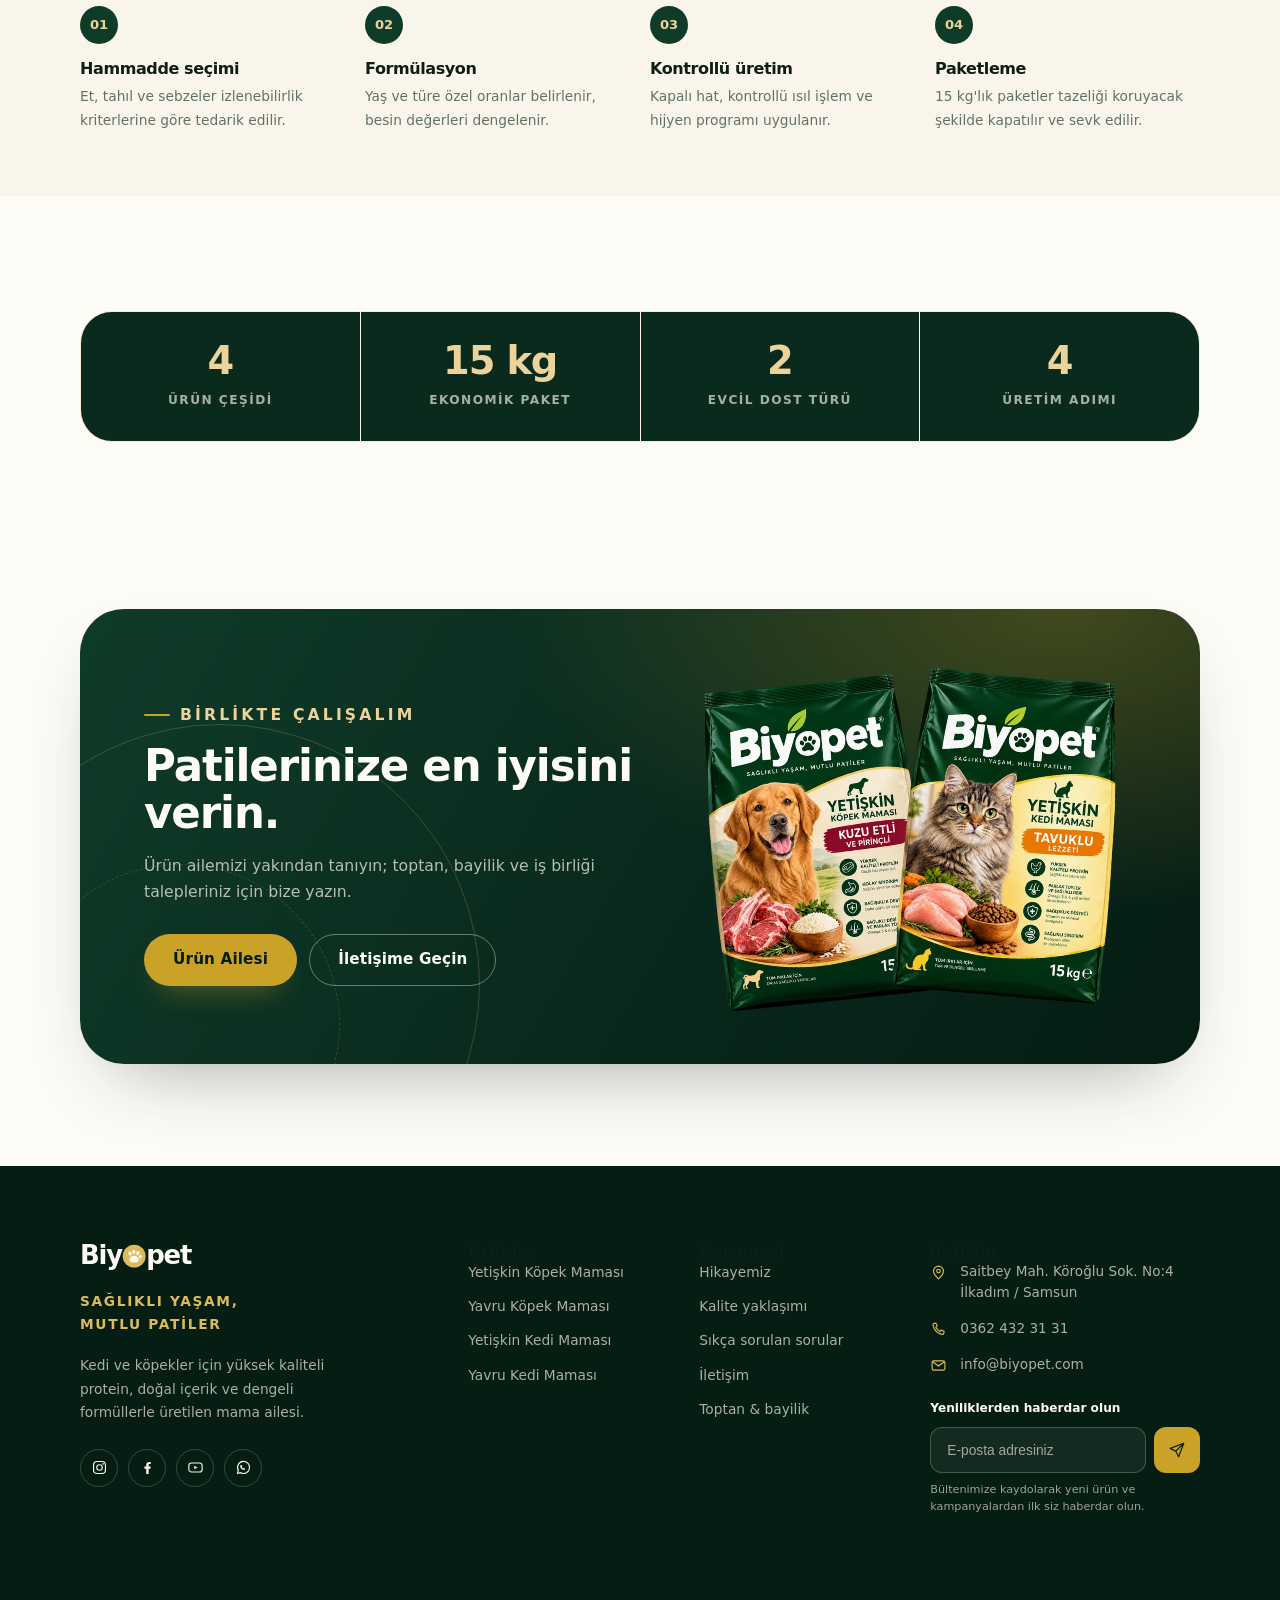
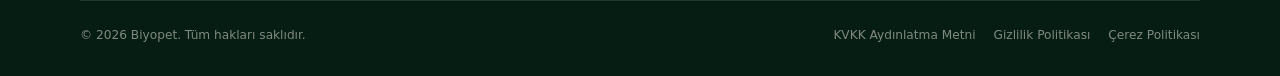
<file: hikayemiz.html>
<!DOCTYPE html>
<html lang="tr">
<head>
  <meta charset="utf-8">
  <meta name="viewport" content="width=device-width, initial-scale=1">
  <script>document.documentElement.classList.add('js');</script>
  <title>Hikayemiz | Biyopet</title>
  <meta name="description" content="Biyopet'in hikayesi: kedi ve köpeklerin doğal beslenme ihtiyacından doğan bir mama markası. Hammadde, formülasyon, üretim ve kalite yaklaşımımız.">
  <meta name="theme-color" content="#0F3B29">
  <link rel="icon" href="assets/img/favicon.svg" type="image/svg+xml">
  <link rel="stylesheet" href="assets/css/style.css">
  <meta property="og:type" content="website">
  <meta property="og:locale" content="tr_TR">
  <meta property="og:site_name" content="Biyopet">
  <meta property="og:title" content="Hikayemiz | Biyopet">
  <meta property="og:description" content="Sağlıklı patiler için kurulmuş bir marka: Biyopet'in üretim ve kalite yaklaşımı.">
  <meta property="og:image" content="assets/img/opt/urun-kopek-yavru-kuzu-pirinc-1100.png">
</head>
<body>
  <a class="skip-link" href="#icerik">İçeriğe geç</a>

  <svg xmlns="http://www.w3.org/2000/svg" style="display:none" aria-hidden="true">
    <symbol id="i-paw" viewBox="0 0 24 24"><g fill="currentColor"><ellipse cx="7.4" cy="8.1" rx="2.1" ry="2.9" transform="rotate(-16 7.4 8.1)"/><ellipse cx="12" cy="6.5" rx="2.1" ry="3"/><ellipse cx="16.6" cy="8.1" rx="2.1" ry="2.9" transform="rotate(16 16.6 8.1)"/><ellipse cx="19.7" cy="12.1" rx="1.9" ry="2.6" transform="rotate(30 19.7 12.1)"/><path d="M12 11.2c3.4 0 6.4 2.6 6.4 5.5 0 2.3-1.8 3.6-4.3 3.6-1 0-1.5-.4-2.1-.4s-1.1.4-2.1.4c-2.5 0-4.3-1.3-4.3-3.6 0-2.9 3-5.5 6.4-5.5Z"/></g></symbol>
    <symbol id="i-leaf" viewBox="0 0 24 24"><path d="M20.6 3.4C11.4 3 4.8 7.6 3.3 17.5c-.1.9.7 1.7 1.6 1.6C15 17.7 20.2 12.2 20.6 3.4Z" fill="currentColor"/><path d="M3.7 20.7c2.4-5.9 6.3-9.9 12-12.6" stroke="currentColor" stroke-width="1.4" stroke-linecap="round" fill="none"/></symbol>
    <symbol id="i-egg" viewBox="0 0 24 24"><path d="M12 3c3.5 0 6.5 5.2 6.5 9.2A6.5 6.5 0 0 1 12 21a6.5 6.5 0 0 1-6.5-8.8C5.5 8.2 8.5 3 12 3Z" stroke="currentColor" stroke-width="1.6" fill="none"/><path d="M9 14c.6 1.4 1.7 2.2 3 2.2" stroke="currentColor" stroke-width="1.4" stroke-linecap="round" fill="none"/></symbol>
    <symbol id="i-flask" viewBox="0 0 24 24"><path d="M9.4 3h5.2M10.4 3v5.3L5.8 17a2.5 2.5 0 0 0 2.1 3.8h8.2a2.5 2.5 0 0 0 2.1-3.8l-4.6-8.7V3" stroke="currentColor" stroke-width="1.6" stroke-linecap="round" stroke-linejoin="round" fill="none"/><path d="M7.8 15.4h8.4" stroke="currentColor" stroke-width="1.6" stroke-linecap="round"/></symbol>
    <symbol id="i-heart" viewBox="0 0 24 24"><path d="M20.8 8.6a5 5 0 0 0-8.8-3.2 5 5 0 0 0-8.8 3.2c0 5.2 8.8 10.6 8.8 10.6s8.8-5.4 8.8-10.6Z" stroke="currentColor" stroke-width="1.6" stroke-linejoin="round" fill="none"/><path d="M4.4 12.2h2.9l1.8-2.8 2.3 4.7 1.8-1.9h4.3" stroke="currentColor" stroke-width="1.4" stroke-linecap="round" stroke-linejoin="round" fill="none"/></symbol>
    <symbol id="i-shield" viewBox="0 0 24 24"><path d="M12 3l7 2.6v5.6c0 4.3-2.9 7.7-7 9.8-4.1-2.1-7-5.5-7-9.8V5.6L12 3Z" stroke="currentColor" stroke-width="1.6" stroke-linejoin="round" fill="none"/><path d="m8.8 11.8 2.2 2.2 4.2-4.2" stroke="currentColor" stroke-width="1.7" stroke-linecap="round" stroke-linejoin="round" fill="none"/></symbol>
    <symbol id="i-check" viewBox="0 0 24 24"><path d="m5 12.5 4.5 4.5L19 7" stroke="currentColor" stroke-width="2" stroke-linecap="round" stroke-linejoin="round" fill="none"/></symbol>
    <symbol id="i-arrow" viewBox="0 0 24 24"><path d="M4 12h15M13 6l6 6-6 6" stroke="currentColor" stroke-width="1.8" stroke-linecap="round" stroke-linejoin="round" fill="none"/></symbol>
    <symbol id="i-chevron" viewBox="0 0 24 24"><path d="m9 6 6 6-6 6" stroke="currentColor" stroke-width="1.8" stroke-linecap="round" stroke-linejoin="round" fill="none"/></symbol>
    <symbol id="i-box" viewBox="0 0 24 24"><path d="M3.6 8.2 12 3.7l8.4 4.5v7.6L12 20.3l-8.4-4.5V8.2Z" stroke="currentColor" stroke-width="1.6" stroke-linejoin="round" fill="none"/><path d="m3.6 8.2 8.4 4.5 8.4-4.5M12 12.7v7.6" stroke="currentColor" stroke-width="1.6" stroke-linejoin="round" fill="none"/></symbol>
    <symbol id="i-truck" viewBox="0 0 24 24"><path d="M2.8 6.2h9.4v9.6H2.8zM12.2 9.6h4l3 3v3.2h-7z" stroke="currentColor" stroke-width="1.6" stroke-linejoin="round" fill="none"/><circle cx="6.4" cy="17.6" r="1.8" stroke="currentColor" stroke-width="1.6" fill="none"/><circle cx="16.8" cy="17.6" r="1.8" stroke="currentColor" stroke-width="1.6" fill="none"/></symbol>
    <symbol id="i-pin" viewBox="0 0 24 24"><path d="M12 21s7-6.2 7-11a7 7 0 1 0-14 0c0 4.8 7 11 7 11Z" stroke="currentColor" stroke-width="1.6" stroke-linejoin="round" fill="none"/><circle cx="12" cy="10" r="2.6" stroke="currentColor" stroke-width="1.6" fill="none"/></symbol>
    <symbol id="i-phone" viewBox="0 0 24 24"><path d="M6.4 3.4h2.3l1.5 3.8-1.9 1.5a12.6 12.6 0 0 0 6.1 6.1l1.5-1.9 3.8 1.5v2.3a2.2 2.2 0 0 1-2.4 2.2A17.2 17.2 0 0 1 4.2 5.8a2.2 2.2 0 0 1 2.2-2.4Z" stroke="currentColor" stroke-width="1.6" stroke-linejoin="round" fill="none"/></symbol>
    <symbol id="i-mail" viewBox="0 0 24 24"><rect x="3" y="5.4" width="18" height="13.2" rx="2.4" stroke="currentColor" stroke-width="1.6" fill="none"/><path d="m4.2 7 7.8 5.8L19.8 7" stroke="currentColor" stroke-width="1.6" stroke-linecap="round" stroke-linejoin="round" fill="none"/></symbol>
    <symbol id="i-send" viewBox="0 0 24 24"><path d="M21 3 10.4 13.6M21 3l-6.8 18-3.8-7.4L3 9.8 21 3Z" stroke="currentColor" stroke-width="1.6" stroke-linejoin="round" fill="none"/></symbol>
    <symbol id="i-seed" viewBox="0 0 24 24"><path d="M12 21c0-6 2.4-10.4 7-13" stroke="currentColor" stroke-width="1.6" stroke-linecap="round" fill="none"/><path d="M12 13.4C9.2 12.8 7 10.6 6.6 7.4c3.4.1 5.6 2.2 6.5 5.4" stroke="currentColor" stroke-width="1.6" stroke-linejoin="round" fill="none"/><path d="M13.4 17.6c2.9-.3 5.2-2.2 5.8-5.2-3.2 0-5.3 1.8-6.2 4.8" stroke="currentColor" stroke-width="1.6" stroke-linejoin="round" fill="none"/></symbol>
    <symbol id="i-factory" viewBox="0 0 24 24"><path d="M3 20V10.2l5 3V9l5 3V6.6l5 3V20H3Z" stroke="currentColor" stroke-width="1.6" stroke-linejoin="round" fill="none"/><path d="M6.4 20v-3.2M11 20v-3.2M15.8 20v-3.2" stroke="currentColor" stroke-width="1.6" stroke-linecap="round"/><path d="M17.4 6.6V3.4h3.2v17" stroke="currentColor" stroke-width="1.6" stroke-linejoin="round" fill="none"/></symbol>
    <symbol id="i-instagram" viewBox="0 0 24 24"><rect x="3.6" y="3.6" width="16.8" height="16.8" rx="5" stroke="currentColor" stroke-width="1.6" fill="none"/><circle cx="12" cy="12" r="3.9" stroke="currentColor" stroke-width="1.6" fill="none"/><circle cx="17.1" cy="6.9" r="1.1" fill="currentColor"/></symbol>
    <symbol id="i-facebook" viewBox="0 0 24 24"><path d="M13.6 21v-7.4h2.6l.4-3h-3V8.7c0-.9.3-1.5 1.6-1.5h1.5V4.5c-.3 0-1.3-.1-2.4-.1-2.4 0-4.1 1.5-4.1 4.2v2h-2.6v3h2.6V21h3.4Z" fill="currentColor"/></symbol>
    <symbol id="i-youtube" viewBox="0 0 24 24"><rect x="2.6" y="5.6" width="18.8" height="12.8" rx="4" stroke="currentColor" stroke-width="1.6" fill="none"/><path d="m10.2 9.4 4.6 2.6-4.6 2.6V9.4Z" fill="currentColor"/></symbol>
    <symbol id="i-whatsapp" viewBox="0 0 24 24"><path d="M12 3.4a8.5 8.5 0 0 0-7.3 12.8L3.5 20.5l4.4-1.2A8.5 8.5 0 1 0 12 3.4Z" stroke="currentColor" stroke-width="1.6" stroke-linejoin="round" fill="none"/><path d="M8.9 8.4c-.4 0-.7.2-1 .5-.4.4-.7 1-.6 1.7.2 1.6 1.2 3 2.6 3.9 1 .7 2 .9 2.7.8.7-.1 1.2-.5 1.4-1 .2-.4.2-.8 0-1l-1.4-.7c-.2-.1-.5 0-.7.2l-.4.5c-.9-.4-1.6-1.1-2-2l.5-.4c.2-.2.3-.4.2-.7l-.7-1.4c-.1-.2-.3-.4-.6-.4Z" fill="currentColor"/></symbol>
  </svg>

  <header class="site-header" id="site-header">
    <div class="announce">
      <div class="container announce__inner">
        <p><svg aria-hidden="true"><use href="#i-truck"/></svg>15 kg ekonomik paketlerde tüm Türkiye'ye kargo</p>
        <div class="announce__links">
          <a href="iletisim.html">Toptan &amp; bayilik</a>
          <span class="sep" aria-hidden="true"></span>
          <a href="tel:+903624323131">0362 432 31 31</a>
        </div>
      </div>
    </div>
    <div class="nav-shell">
      <div class="container nav">
        <a class="brand" href="index.html" aria-label="Biyopet ana sayfa">
          <span aria-hidden="true">Biy</span>
          <svg class="brand__mark" viewBox="0 0 64 64" aria-hidden="true">
            <circle cx="32" cy="32" r="30" fill="currentColor"/>
            <g fill="#FDFBF6">
              <ellipse cx="21" cy="25" rx="4.2" ry="5.4" transform="rotate(-18 21 25)"/>
              <ellipse cx="31" cy="20.5" rx="4.2" ry="5.6"/>
              <ellipse cx="41.5" cy="24" rx="4.2" ry="5.4" transform="rotate(18 41.5 24)"/>
              <ellipse cx="48" cy="33.5" rx="3.8" ry="4.8" transform="rotate(34 48 33.5)"/>
              <path d="M32 31c6.6 0 12.4 5 12.4 10.6 0 4.4-3.4 6.9-8.2 6.9-2 0-3.1-.7-4.2-.7s-2.2.7-4.2.7c-4.8 0-8.2-2.5-8.2-6.9C19.6 36 25.4 31 32 31Z"/>
            </g>
          </svg>
          <span aria-hidden="true">pet</span>
        </a>
        <nav class="nav__links" id="nav-links" aria-label="Ana menü">
          <a class="nav__link" href="index.html">Ana Sayfa</a>
          <a class="nav__link" href="urunler.html">Ürünler</a>
          <a class="nav__link is-active" href="hikayemiz.html" aria-current="page">Hikayemiz</a>
          <a class="nav__link" href="index.html#sss">SSS</a>
          <a class="nav__link" href="iletisim.html">İletişim</a>
        </nav>
        <div class="nav__actions">
          <a class="btn btn--sm btn--primary" href="iletisim.html">Bize Ulaşın</a>
          <button class="nav__toggle" id="nav-toggle" aria-expanded="false" aria-controls="nav-links" aria-label="Menüyü aç/kapat"><span></span></button>
        </div>
      </div>
    </div>
  </header>

  <main id="icerik">
    <section class="page-hero page-hero--media">
      <div class="page-hero__media" aria-hidden="true">
        <picture>
          <source media="(max-width: 820px)" srcset="assets/img/bg/hikayemiz-hero-mobil.webp" type="image/webp">
          <source media="(max-width: 820px)" srcset="assets/img/bg/hikayemiz-hero-mobil.jpg" type="image/jpeg">
          <source srcset="assets/img/bg/hikayemiz-hero.webp" type="image/webp">
          <img src="assets/img/bg/hikayemiz-hero.jpg" alt="" width="1920" height="823" fetchpriority="high" decoding="async">
        </picture>
      </div>
      <div class="container">
        <nav class="breadcrumb" aria-label="Site yolu">
          <a href="index.html">Ana Sayfa</a>
          <svg aria-hidden="true"><use href="#i-chevron"/></svg>
          <span aria-current="page">Hikayemiz</span>
        </nav>
        <div class="page-hero__inner">
          <h1>Sağlıklı patiler için <span class="hl">kurulmuş bir marka</span></h1>
          <p class="page-hero__lead">
            Biyopet, evcil dostlarımızın doğal beslenme ihtiyacından doğdu. Amacımız basit:
            kedi ve köpeklerin yaşına uygun, güvenilir ve lezzetli mamalar üretmek.
          </p>
          <ul class="page-hero__meta">
            <li><svg aria-hidden="true"><use href="#i-leaf"/></svg>Doğal içerikler</li>
            <li><svg aria-hidden="true"><use href="#i-shield"/></svg>Kontrollü üretim</li>
            <li><svg aria-hidden="true"><use href="#i-paw"/></svg>Tüm ırklar</li>
          </ul>
        </div>
      </div>
    </section>

    <section class="section">
      <div class="container story">
        <div class="story__copy reveal">
          <p class="eyebrow">Nereden başladık?</p>
          <h2>Bir mama, bir dostluk hikayesi</h2>
          <p>
            Biyopet; "iyi mama, iyi yaşam" fikrinden yola çıkarak kuruldu. Evcil dostlarımızın
            günlük beslenmesinde en çok ihtiyaç duyduğu şeyin dengeli bir formül olduğuna
            inanıyoruz. Bu yüzden her ürünümüzü yaş dönemini, türe özgü ihtiyaçları ve sindirim
            hassasiyetlerini göz önünde bulundurarak hazırlıyoruz.
          </p>
          <p>
            Kedi ve köpek mamalarımızda kullandığımız protein kaynaklarını, tahılları ve yağ
            asitlerini titizlikle seçiyor; hiçbir formülde anlaşılması zor içeriklerle
            karşılaşmanızı istemiyoruz. Amacımız, paketin arkasındaki içerik listesini
            okuduğunuzda içinizin rahat etmesi.
          </p>
          <div class="split__actions">
            <a class="btn btn--primary" href="urunler.html">Ürünleri İncele<svg aria-hidden="true"><use href="#i-arrow"/></svg></a>
            <a class="btn btn--ghost" href="iletisim.html">Bize Ulaşın</a>
          </div>
        </div>
        <div class="story__media reveal">
          <picture>
            <source srcset="assets/img/opt/urun-kedi-yetiskin-tavuklu-1100.webp" type="image/webp">
            <img src="assets/img/opt/urun-kedi-yetiskin-tavuklu-1100.png" width="725" height="1100" loading="lazy"
                 alt="Biyopet Yetişkin Kedi Maması tavuklu 15 kg paket">
          </picture>
        </div>
      </div>

      <div class="container">
        <figure class="quote reveal">
          <blockquote>“İyi mama, görünmeyen yerlerde başlar: doğru hammadde, doğru oran ve doğru hijyen.”</blockquote>
          <figcaption>Biyopet üretim yaklaşımı</figcaption>
        </figure>
      </div>
    </section>

    <section class="section section--cream">
      <div class="container">
        <div class="section-head reveal">
          <p class="eyebrow">Değerlerimiz</p>
          <h2>Bizi bir arada tutan üç ilke</h2>
        </div>
        <div class="values-grid">
          <article class="value-card reveal">
            <div class="value-card__icon"><svg aria-hidden="true"><use href="#i-leaf"/></svg></div>
            <h3>Doğallık</h3>
            <p>Özenle seçilmiş hammaddeler ve dengeli formüllerle, mümkün olduğunca
              doğala yakın bir beslenme sunmayı hedefliyoruz.</p>
          </article>
          <article class="value-card reveal" style="--delay:80ms">
            <div class="value-card__icon"><svg aria-hidden="true"><use href="#i-shield"/></svg></div>
            <h3>Şeffaflık</h3>
            <p>İçerikleri sade dille anlatıyor, paket üzerinde ne varsa sitede de aynısını
              paylaşıyoruz. Besleme miktarları ve geçiş süreci konusunda yol gösteriyoruz.</p>
          </article>
          <article class="value-card reveal" style="--delay:160ms">
            <div class="value-card__icon"><svg aria-hidden="true"><use href="#i-heart"/></svg></div>
            <h3>Patiler için iyi yaşam</h3>
            <p>Sağlıklı bir yaşamın dengeli beslenmeden geçtiğine inanıyor; ürünlerimizi hayvan
              refahını merkeze alarak geliştiriyoruz.</p>
          </article>
        </div>
      </div>
    </section>

    <section class="section" id="kalite">
      <div class="container split">
        <div class="split__media reveal">
          <div class="split__products">
            <picture>
              <source srcset="assets/img/opt/urun-kopek-yavru-kuzu-pirinc-620.webp" type="image/webp">
              <img src="assets/img/opt/urun-kopek-yavru-kuzu-pirinc-620.png" width="407" height="620" loading="lazy" alt="Biyopet yavru köpek maması paketi">
            </picture>
            <picture>
              <source srcset="assets/img/opt/urun-kopek-yetiskin-kuzu-pirinc-620.webp" type="image/webp">
              <img src="assets/img/opt/urun-kopek-yetiskin-kuzu-pirinc-620.png" width="411" height="620" loading="lazy" alt="Biyopet yetişkin köpek maması paketi">
            </picture>
          </div>
          <div class="split__stamp" aria-hidden="true"><span><strong>15 kg</strong>Ekonomik<br>paket</span></div>
        </div>
        <div class="split__copy reveal">
          <div class="section-head">
            <p class="eyebrow">Kalite yaklaşımımız</p>
            <h2>Her parti, aynı özenle kontrol edilir</h2>
          </div>
          <p class="split__lead">
            Mamalarımızın güvenilirliği, üretimin her adımında uyguladığımız kontrol
            noktalarına dayanır. Hammadde kabulünden başlayıp paketlemeyle tamamlanan
            süreçte, tanımlı her aşamanın kendi kontrol kriteri vardır.
          </p>
          <ul class="checklist">
            <li>
              <span class="checklist__icon"><svg aria-hidden="true"><use href="#i-check"/></svg></span>
              <div><h3>Hammadde kontrolü</h3><p>Gelen her parti; nem, görünüm ve duyusal özellikler açısından değerlendirilir, onaylanmadan üretime alınmaz.</p></div>
            </li>
            <li>
              <span class="checklist__icon"><svg aria-hidden="true"><use href="#i-check"/></svg></span>
              <div><h3>Formül doğruluğu</h3><p>Protein, yağ, vitamin ve mineral oranları yaş grubuna göre dengelenir; üretim reçetesi her partide doğrulanır.</p></div>
            </li>
            <li>
              <span class="checklist__icon"><svg aria-hidden="true"><use href="#i-check"/></svg></span>
              <div><h3>Hijyen ve izlenebilirlik</h3><p>Kapalı üretim hattı ve düzenli sanitasyon programı; her parti için geriye dönük izlenebilirlik kaydı.</p></div>
            </li>
            <li>
              <span class="checklist__icon"><svg aria-hidden="true"><use href="#i-check"/></svg></span>
              <div><h3>Ambalaj ve tazelik</h3><p>Işık ve nem geçirmeyen ambalaj, ürünün son kullanma tarihine kadar tazeliğini korumasına yardımcı olur.</p></div>
            </li>
          </ul>
        </div>
      </div>
    </section>

    <section class="section section--tight section--cream">
      <div class="container">
        <div class="section-head reveal">
          <p class="eyebrow">Üretim yolculuğu</p>
          <h2>Dört adımda Biyopet</h2>
        </div>
        <div class="steps">
          <article class="step reveal">
            <span class="step__num">01</span>
            <h3>Hammadde seçimi</h3>
            <p>Et, tahıl ve sebzeler izlenebilirlik kriterlerine göre tedarik edilir.</p>
          </article>
          <article class="step reveal" style="--delay:80ms">
            <span class="step__num">02</span>
            <h3>Formülasyon</h3>
            <p>Yaş ve türe özel oranlar belirlenir, besin değerleri dengelenir.</p>
          </article>
          <article class="step reveal" style="--delay:160ms">
            <span class="step__num">03</span>
            <h3>Kontrollü üretim</h3>
            <p>Kapalı hat, kontrollü ısıl işlem ve hijyen programı uygulanır.</p>
          </article>
          <article class="step reveal" style="--delay:240ms">
            <span class="step__num">04</span>
            <h3>Paketleme</h3>
            <p>15 kg'lık paketler tazeliği koruyacak şekilde kapatılır ve sevk edilir.</p>
          </article>
        </div>
      </div>
    </section>

    <section class="section section--tight">
      <div class="container">
        <div class="stats reveal">
          <div class="stat"><strong>4</strong><span>Ürün çeşidi</span></div>
          <div class="stat"><strong>15 kg</strong><span>Ekonomik paket</span></div>
          <div class="stat"><strong>2</strong><span>Evcil dost türü</span></div>
          <div class="stat"><strong>4</strong><span>Üretim adımı</span></div>
        </div>
      </div>
    </section>

    <section class="section cta-wrap">
      <div class="container">
        <div class="cta reveal">
          <div>
            <p class="eyebrow" style="color:var(--gold-300)">Birlikte çalışalım</p>
            <h2 style="margin-top:14px">Patilerinize en iyisini verin.</h2>
            <p>Ürün ailemizi yakından tanıyın; toptan, bayilik ve iş birliği talepleriniz için
              bize yazın.</p>
            <div class="cta__actions">
              <a class="btn btn--primary" href="urunler.html">Ürün Ailesi</a>
              <a class="btn btn--outline-light" href="iletisim.html">İletişime Geçin</a>
            </div>
          </div>
          <div class="cta__visual" aria-hidden="true">
            <picture>
              <source srcset="assets/img/opt/urun-kopek-yetiskin-kuzu-pirinc-620.webp" type="image/webp">
              <img src="assets/img/opt/urun-kopek-yetiskin-kuzu-pirinc-620.png" width="411" height="620" loading="lazy" alt="">
            </picture>
            <picture>
              <source srcset="assets/img/opt/urun-kedi-yetiskin-tavuklu-620.webp" type="image/webp">
              <img src="assets/img/opt/urun-kedi-yetiskin-tavuklu-620.png" width="408" height="620" loading="lazy" alt="">
            </picture>
          </div>
        </div>
      </div>
    </section>
  </main>

  <footer class="site-footer">
    <div class="container">
      <div class="footer__grid">
        <div class="footer__brand">
          <a class="brand brand--light" href="index.html" aria-label="Biyopet ana sayfa">
            <span aria-hidden="true">Biy</span>
            <svg class="brand__mark" viewBox="0 0 64 64" aria-hidden="true">
              <circle cx="32" cy="32" r="30" fill="currentColor"/>
              <g fill="#FBF7EF">
                <ellipse cx="21" cy="25" rx="4.2" ry="5.4" transform="rotate(-18 21 25)"/>
                <ellipse cx="31" cy="20.5" rx="4.2" ry="5.6"/>
                <ellipse cx="41.5" cy="24" rx="4.2" ry="5.4" transform="rotate(18 41.5 24)"/>
                <ellipse cx="48" cy="33.5" rx="3.8" ry="4.8" transform="rotate(34 48 33.5)"/>
                <path d="M32 31c6.6 0 12.4 5 12.4 10.6 0 4.4-3.4 6.9-8.2 6.9-2 0-3.1-.7-4.2-.7s-2.2.7-4.2.7c-4.8 0-8.2-2.5-8.2-6.9C19.6 36 25.4 31 32 31Z"/>
              </g>
            </svg>
            <span aria-hidden="true">pet</span>
          </a>
          <p class="footer__slogan">Sağlıklı yaşam,<br>mutlu patiler</p>
          <p>Kedi ve köpekler için yüksek kaliteli protein, doğal içerik ve dengeli formüllerle üretilen mama ailesi.</p>
          <div class="footer__social">
            <a href="https://www.instagram.com/" target="_blank" rel="noopener" aria-label="Biyopet Instagram (yeni sekmede açılır)"><svg aria-hidden="true"><use href="#i-instagram"/></svg></a>
            <a href="https://www.facebook.com/" target="_blank" rel="noopener" aria-label="Biyopet Facebook (yeni sekmede açılır)"><svg aria-hidden="true"><use href="#i-facebook"/></svg></a>
            <a href="https://www.youtube.com/" target="_blank" rel="noopener" aria-label="Biyopet YouTube (yeni sekmede açılır)"><svg aria-hidden="true"><use href="#i-youtube"/></svg></a>
            <a href="https://wa.me/908500000000" target="_blank" rel="noopener" aria-label="Biyopet WhatsApp (yeni sekmede açılır)"><svg aria-hidden="true"><use href="#i-whatsapp"/></svg></a>
          </div>
        </div>
        <div class="footer__col">
          <h3>Ürünler</h3>
          <nav class="footer__links" aria-label="Ürünler">
            <a href="urunler.html#kopek-yetiskin">Yetişkin Köpek Maması</a>
            <a href="urunler.html#kopek-yavru">Yavru Köpek Maması</a>
            <a href="urunler.html#kedi-yetiskin">Yetişkin Kedi Maması</a>
            <a href="urunler.html#kedi-yavru">Yavru Kedi Maması</a>
          </nav>
        </div>
        <div class="footer__col">
          <h3>Kurumsal</h3>
          <nav class="footer__links" aria-label="Kurumsal">
            <a href="hikayemiz.html">Hikayemiz</a>
            <a href="hikayemiz.html#kalite">Kalite yaklaşımı</a>
            <a href="index.html#sss">Sıkça sorulan sorular</a>
            <a href="iletisim.html">İletişim</a>
            <a href="iletisim.html?konu=bayilik#form">Toptan &amp; bayilik</a>
          </nav>
        </div>
        <div class="footer__col footer__col--news">
          <h3>İletişim</h3>
          <ul class="footer__contact">
            <li><svg aria-hidden="true"><use href="#i-pin"/></svg><span>Saitbey Mah. Köroğlu Sok. No:4<br>İlkadım / Samsun</span></li>
            <li><svg aria-hidden="true"><use href="#i-phone"/></svg><a href="tel:+903624323131">0362 432 31 31</a></li>
            <li><svg aria-hidden="true"><use href="#i-mail"/></svg><a href="mailto:info@biyopet.com">info@biyopet.com</a></li>
          </ul>
          <form class="newsletter" id="newsletter-form" novalidate>
            <label for="newsletter-email">Yeniliklerden haberdar olun</label>
            <div class="newsletter__row">
              <input id="newsletter-email" name="email" type="email" placeholder="E-posta adresiniz" autocomplete="email" required>
              <button type="submit" aria-label="Bültene kaydol"><svg aria-hidden="true"><use href="#i-send"/></svg></button>
            </div>
            <p class="newsletter__note">Bültenimize kaydolarak yeni ürün ve kampanyalardan ilk siz haberdar olun.</p>
            <p class="newsletter__status" id="newsletter-status" role="status"></p>
          </form>
        </div>
      </div>
      <div class="footer__bottom">
        <p>© <span id="year">2026</span> Biyopet. Tüm hakları saklıdır.</p>
        <div class="footer__legal">
          <a href="yasal.html#kvkk">KVKK Aydınlatma Metni</a>
          <a href="yasal.html#gizlilik">Gizlilik Politikası</a>
          <a href="yasal.html#cerez">Çerez Politikası</a>
        </div>
      </div>
    </div>
  </footer>

  <script src="assets/js/main.js" defer></script>
</body>
</html>
</file>
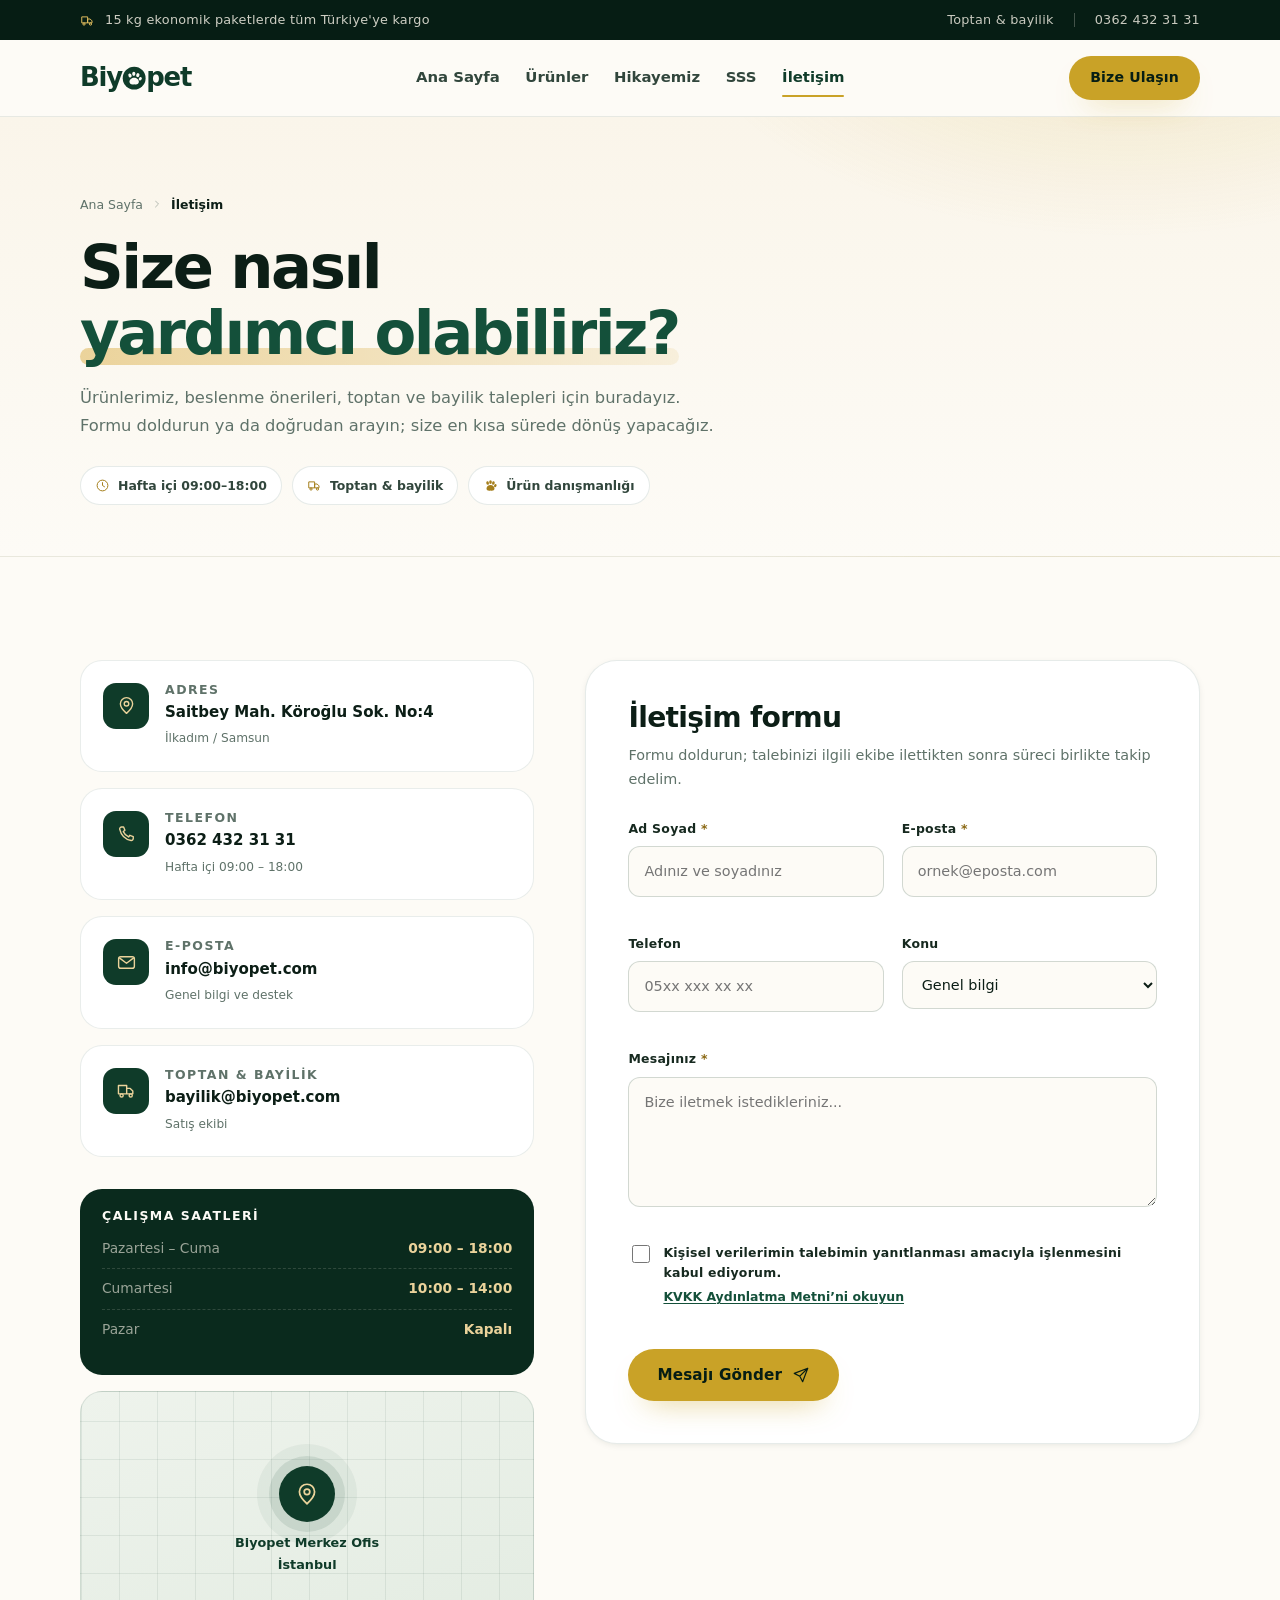
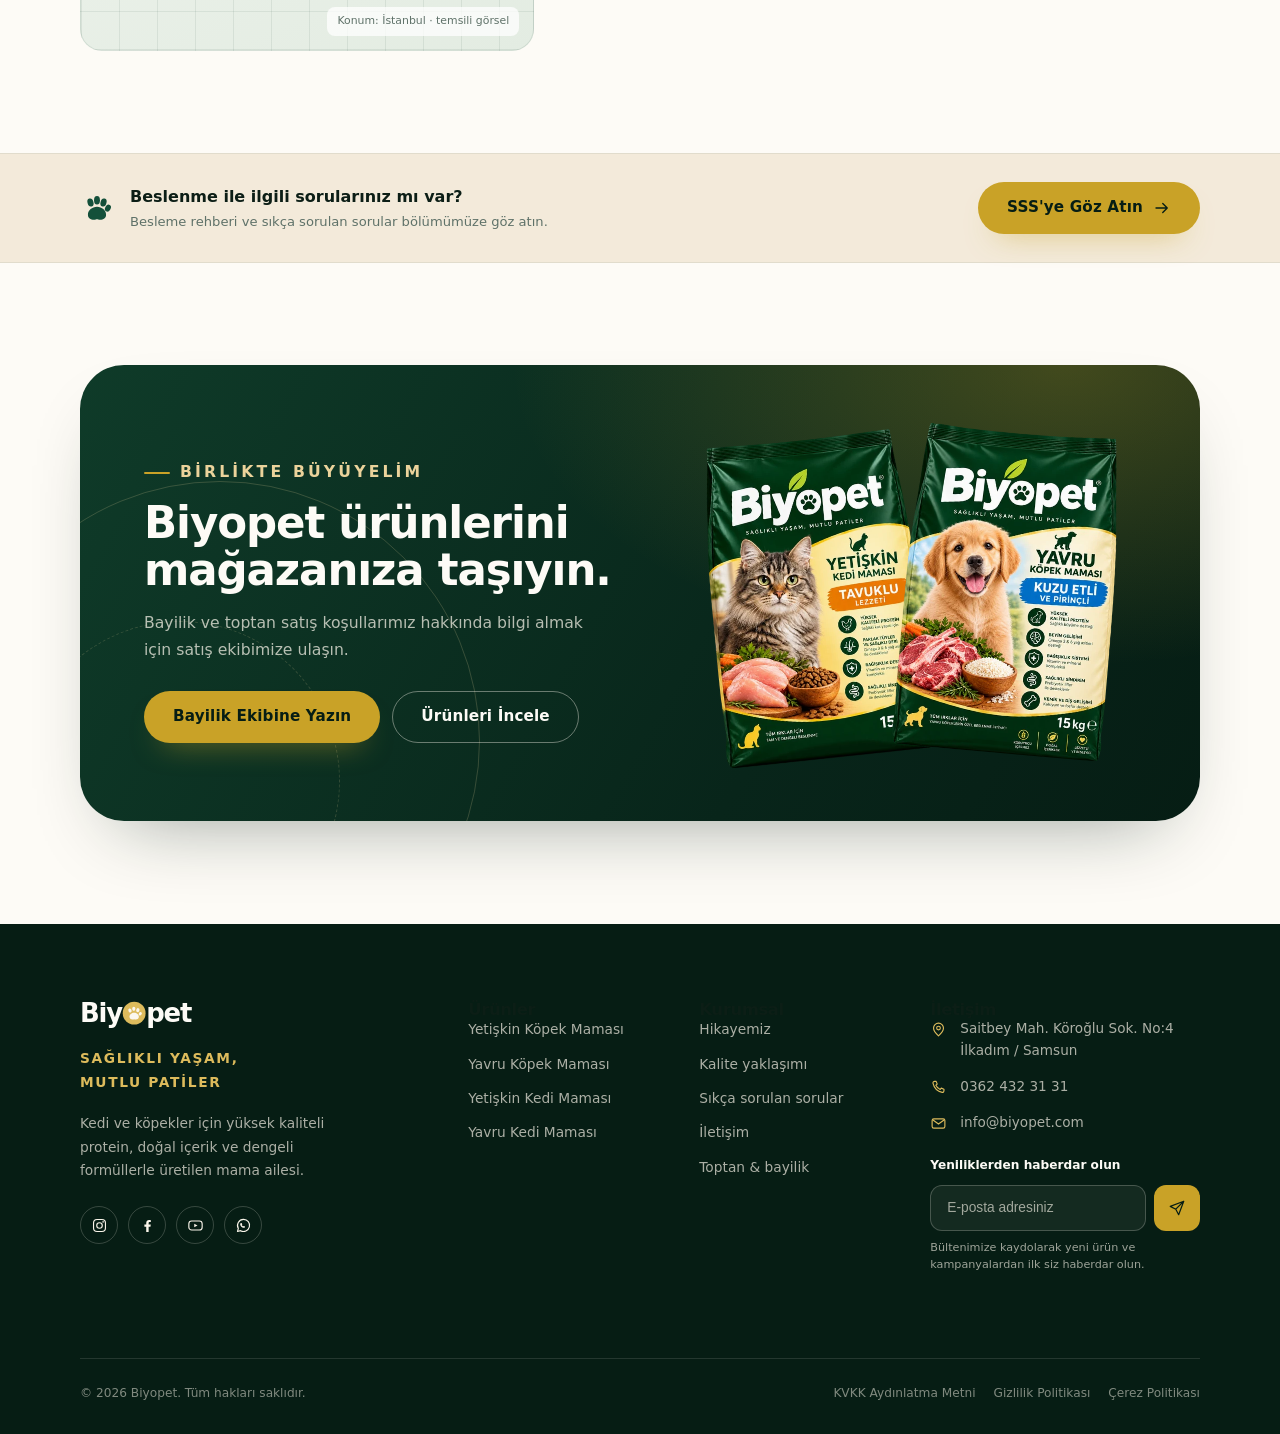
<file: iletisim.html>
<!DOCTYPE html>
<html lang="tr">
<head>
  <meta charset="utf-8">
  <meta name="viewport" content="width=device-width, initial-scale=1">
  <script>document.documentElement.classList.add('js');</script>
  <title>İletişim | Biyopet</title>
  <meta name="description" content="Biyopet ile iletişime geçin: ürün ve beslenme soruları, toptan ve bayilik talepleri. Telefon, e-posta ve iletişim formu.">
  <meta name="theme-color" content="#0F3B29">
  <link rel="icon" href="assets/img/favicon.svg" type="image/svg+xml">
  <link rel="stylesheet" href="assets/css/style.css">
  <meta property="og:type" content="website">
  <meta property="og:locale" content="tr_TR">
  <meta property="og:site_name" content="Biyopet">
  <meta property="og:title" content="İletişim | Biyopet">
  <meta property="og:description" content="Ürün, beslenme ve bayilik talepleriniz için Biyopet ile iletişime geçin.">
  <meta property="og:image" content="assets/img/opt/urun-kedi-yavru-tavuklu-1100.png">
</head>
<body>
  <a class="skip-link" href="#icerik">İçeriğe geç</a>

  <svg xmlns="http://www.w3.org/2000/svg" style="display:none" aria-hidden="true">
    <symbol id="i-paw" viewBox="0 0 24 24"><g fill="currentColor"><ellipse cx="7.4" cy="8.1" rx="2.1" ry="2.9" transform="rotate(-16 7.4 8.1)"/><ellipse cx="12" cy="6.5" rx="2.1" ry="3"/><ellipse cx="16.6" cy="8.1" rx="2.1" ry="2.9" transform="rotate(16 16.6 8.1)"/><ellipse cx="19.7" cy="12.1" rx="1.9" ry="2.6" transform="rotate(30 19.7 12.1)"/><path d="M12 11.2c3.4 0 6.4 2.6 6.4 5.5 0 2.3-1.8 3.6-4.3 3.6-1 0-1.5-.4-2.1-.4s-1.1.4-2.1.4c-2.5 0-4.3-1.3-4.3-3.6 0-2.9 3-5.5 6.4-5.5Z"/></g></symbol>
    <symbol id="i-leaf" viewBox="0 0 24 24"><path d="M20.6 3.4C11.4 3 4.8 7.6 3.3 17.5c-.1.9.7 1.7 1.6 1.6C15 17.7 20.2 12.2 20.6 3.4Z" fill="currentColor"/><path d="M3.7 20.7c2.4-5.9 6.3-9.9 12-12.6" stroke="currentColor" stroke-width="1.4" stroke-linecap="round" fill="none"/></symbol>
    <symbol id="i-shield" viewBox="0 0 24 24"><path d="M12 3l7 2.6v5.6c0 4.3-2.9 7.7-7 9.8-4.1-2.1-7-5.5-7-9.8V5.6L12 3Z" stroke="currentColor" stroke-width="1.6" stroke-linejoin="round" fill="none"/><path d="m8.8 11.8 2.2 2.2 4.2-4.2" stroke="currentColor" stroke-width="1.7" stroke-linecap="round" stroke-linejoin="round" fill="none"/></symbol>
    <symbol id="i-check" viewBox="0 0 24 24"><path d="m5 12.5 4.5 4.5L19 7" stroke="currentColor" stroke-width="2" stroke-linecap="round" stroke-linejoin="round" fill="none"/></symbol>
    <symbol id="i-arrow" viewBox="0 0 24 24"><path d="M4 12h15M13 6l6 6-6 6" stroke="currentColor" stroke-width="1.8" stroke-linecap="round" stroke-linejoin="round" fill="none"/></symbol>
    <symbol id="i-chevron" viewBox="0 0 24 24"><path d="m9 6 6 6-6 6" stroke="currentColor" stroke-width="1.8" stroke-linecap="round" stroke-linejoin="round" fill="none"/></symbol>
    <symbol id="i-truck" viewBox="0 0 24 24"><path d="M2.8 6.2h9.4v9.6H2.8zM12.2 9.6h4l3 3v3.2h-7z" stroke="currentColor" stroke-width="1.6" stroke-linejoin="round" fill="none"/><circle cx="6.4" cy="17.6" r="1.8" stroke="currentColor" stroke-width="1.6" fill="none"/><circle cx="16.8" cy="17.6" r="1.8" stroke="currentColor" stroke-width="1.6" fill="none"/></symbol>
    <symbol id="i-pin" viewBox="0 0 24 24"><path d="M12 21s7-6.2 7-11a7 7 0 1 0-14 0c0 4.8 7 11 7 11Z" stroke="currentColor" stroke-width="1.6" stroke-linejoin="round" fill="none"/><circle cx="12" cy="10" r="2.6" stroke="currentColor" stroke-width="1.6" fill="none"/></symbol>
    <symbol id="i-phone" viewBox="0 0 24 24"><path d="M6.4 3.4h2.3l1.5 3.8-1.9 1.5a12.6 12.6 0 0 0 6.1 6.1l1.5-1.9 3.8 1.5v2.3a2.2 2.2 0 0 1-2.4 2.2A17.2 17.2 0 0 1 4.2 5.8a2.2 2.2 0 0 1 2.2-2.4Z" stroke="currentColor" stroke-width="1.6" stroke-linejoin="round" fill="none"/></symbol>
    <symbol id="i-mail" viewBox="0 0 24 24"><rect x="3" y="5.4" width="18" height="13.2" rx="2.4" stroke="currentColor" stroke-width="1.6" fill="none"/><path d="m4.2 7 7.8 5.8L19.8 7" stroke="currentColor" stroke-width="1.6" stroke-linecap="round" stroke-linejoin="round" fill="none"/></symbol>
    <symbol id="i-clock" viewBox="0 0 24 24"><circle cx="12" cy="12" r="8.6" stroke="currentColor" stroke-width="1.6" fill="none"/><path d="M12 7.4V12l3.2 2" stroke="currentColor" stroke-width="1.6" stroke-linecap="round" stroke-linejoin="round" fill="none"/></symbol>
    <symbol id="i-send" viewBox="0 0 24 24"><path d="M21 3 10.4 13.6M21 3l-6.8 18-3.8-7.4L3 9.8 21 3Z" stroke="currentColor" stroke-width="1.6" stroke-linejoin="round" fill="none"/></symbol>
    <symbol id="i-info" viewBox="0 0 24 24"><circle cx="12" cy="12" r="8.6" stroke="currentColor" stroke-width="1.6" fill="none"/><path d="M12 11v5.2M12 7.9v.1" stroke="currentColor" stroke-width="1.8" stroke-linecap="round"/></symbol>
    <symbol id="i-instagram" viewBox="0 0 24 24"><rect x="3.6" y="3.6" width="16.8" height="16.8" rx="5" stroke="currentColor" stroke-width="1.6" fill="none"/><circle cx="12" cy="12" r="3.9" stroke="currentColor" stroke-width="1.6" fill="none"/><circle cx="17.1" cy="6.9" r="1.1" fill="currentColor"/></symbol>
    <symbol id="i-facebook" viewBox="0 0 24 24"><path d="M13.6 21v-7.4h2.6l.4-3h-3V8.7c0-.9.3-1.5 1.6-1.5h1.5V4.5c-.3 0-1.3-.1-2.4-.1-2.4 0-4.1 1.5-4.1 4.2v2h-2.6v3h2.6V21h3.4Z" fill="currentColor"/></symbol>
    <symbol id="i-youtube" viewBox="0 0 24 24"><rect x="2.6" y="5.6" width="18.8" height="12.8" rx="4" stroke="currentColor" stroke-width="1.6" fill="none"/><path d="m10.2 9.4 4.6 2.6-4.6 2.6V9.4Z" fill="currentColor"/></symbol>
    <symbol id="i-whatsapp" viewBox="0 0 24 24"><path d="M12 3.4a8.5 8.5 0 0 0-7.3 12.8L3.5 20.5l4.4-1.2A8.5 8.5 0 1 0 12 3.4Z" stroke="currentColor" stroke-width="1.6" stroke-linejoin="round" fill="none"/><path d="M8.9 8.4c-.4 0-.7.2-1 .5-.4.4-.7 1-.6 1.7.2 1.6 1.2 3 2.6 3.9 1 .7 2 .9 2.7.8.7-.1 1.2-.5 1.4-1 .2-.4.2-.8 0-1l-1.4-.7c-.2-.1-.5 0-.7.2l-.4.5c-.9-.4-1.6-1.1-2-2l.5-.4c.2-.2.3-.4.2-.7l-.7-1.4c-.1-.2-.3-.4-.6-.4Z" fill="currentColor"/></symbol>
  </svg>

  <header class="site-header" id="site-header">
    <div class="announce">
      <div class="container announce__inner">
        <p><svg aria-hidden="true"><use href="#i-truck"/></svg>15 kg ekonomik paketlerde tüm Türkiye'ye kargo</p>
        <div class="announce__links">
          <a href="iletisim.html">Toptan &amp; bayilik</a>
          <span class="sep" aria-hidden="true"></span>
          <a href="tel:+903624323131">0362 432 31 31</a>
        </div>
      </div>
    </div>
    <div class="nav-shell">
      <div class="container nav">
        <a class="brand" href="index.html" aria-label="Biyopet ana sayfa">
          <span aria-hidden="true">Biy</span>
          <svg class="brand__mark" viewBox="0 0 64 64" aria-hidden="true">
            <circle cx="32" cy="32" r="30" fill="currentColor"/>
            <g fill="#FDFBF6">
              <ellipse cx="21" cy="25" rx="4.2" ry="5.4" transform="rotate(-18 21 25)"/>
              <ellipse cx="31" cy="20.5" rx="4.2" ry="5.6"/>
              <ellipse cx="41.5" cy="24" rx="4.2" ry="5.4" transform="rotate(18 41.5 24)"/>
              <ellipse cx="48" cy="33.5" rx="3.8" ry="4.8" transform="rotate(34 48 33.5)"/>
              <path d="M32 31c6.6 0 12.4 5 12.4 10.6 0 4.4-3.4 6.9-8.2 6.9-2 0-3.1-.7-4.2-.7s-2.2.7-4.2.7c-4.8 0-8.2-2.5-8.2-6.9C19.6 36 25.4 31 32 31Z"/>
            </g>
          </svg>
          <span aria-hidden="true">pet</span>
        </a>
        <nav class="nav__links" id="nav-links" aria-label="Ana menü">
          <a class="nav__link" href="index.html">Ana Sayfa</a>
          <a class="nav__link" href="urunler.html">Ürünler</a>
          <a class="nav__link" href="hikayemiz.html">Hikayemiz</a>
          <a class="nav__link" href="index.html#sss">SSS</a>
          <a class="nav__link is-active" href="iletisim.html" aria-current="page">İletişim</a>
        </nav>
        <div class="nav__actions">
          <a class="btn btn--sm btn--primary" href="iletisim.html#form">Bize Ulaşın</a>
          <button class="nav__toggle" id="nav-toggle" aria-expanded="false" aria-controls="nav-links" aria-label="Menüyü aç/kapat"><span></span></button>
        </div>
      </div>
    </div>
  </header>

  <main id="icerik">
    <section class="page-hero">
      <div class="container">
        <nav class="breadcrumb" aria-label="Site yolu">
          <a href="index.html">Ana Sayfa</a>
          <svg aria-hidden="true"><use href="#i-chevron"/></svg>
          <span aria-current="page">İletişim</span>
        </nav>
        <div class="page-hero__inner">
          <h1>Size nasıl <span class="hl">yardımcı olabiliriz?</span></h1>
          <p class="page-hero__lead">
            Ürünlerimiz, beslenme önerileri, toptan ve bayilik talepleri için buradayız.
            Formu doldurun ya da doğrudan arayın; size en kısa sürede dönüş yapacağız.
          </p>
          <ul class="page-hero__meta">
            <li><svg aria-hidden="true"><use href="#i-clock"/></svg>Hafta içi 09:00–18:00</li>
            <li><svg aria-hidden="true"><use href="#i-truck"/></svg>Toptan &amp; bayilik</li>
            <li><svg aria-hidden="true"><use href="#i-paw"/></svg>Ürün danışmanlığı</li>
          </ul>
        </div>
      </div>
    </section>

    <section class="section">
      <div class="container contact-grid">
        <h2 class="sr-only">İletişim bilgileri ve form</h2>
        <div class="contact-info reveal">
          <article class="info-card">
            <div class="info-card__icon"><svg aria-hidden="true"><use href="#i-pin"/></svg></div>
            <div>
              <h3>Adres</h3>
              <p>Saitbey Mah. Köroğlu Sok. No:4</p>
              <small>İlkadım / Samsun</small>
            </div>
          </article>
          <article class="info-card">
            <div class="info-card__icon"><svg aria-hidden="true"><use href="#i-phone"/></svg></div>
            <div>
              <h3>Telefon</h3>
              <a href="tel:+903624323131">0362 432 31 31</a>
              <small>Hafta içi 09:00 – 18:00</small>
            </div>
          </article>
          <article class="info-card">
            <div class="info-card__icon"><svg aria-hidden="true"><use href="#i-mail"/></svg></div>
            <div>
              <h3>E-posta</h3>
              <a href="mailto:info@biyopet.com">info@biyopet.com</a>
              <small>Genel bilgi ve destek</small>
            </div>
          </article>
          <article class="info-card">
            <div class="info-card__icon"><svg aria-hidden="true"><use href="#i-truck"/></svg></div>
            <div>
              <h3>Toptan &amp; bayilik</h3>
              <a href="mailto:bayilik@biyopet.com">bayilik@biyopet.com</a>
              <small>Satış ekibi</small>
            </div>
          </article>

          <div class="hours">
            <h3>Çalışma saatleri</h3>
            <dl>
              <div><dt>Pazartesi – Cuma</dt><dd>09:00 – 18:00</dd></div>
              <div><dt>Cumartesi</dt><dd>10:00 – 14:00</dd></div>
              <div><dt>Pazar</dt><dd>Kapalı</dd></div>
            </dl>
          </div>

          <div class="map-panel">
            <div class="map-panel__pin">
              <span class="map-panel__dot"><svg aria-hidden="true"><use href="#i-pin"/></svg></span>
              <span>Biyopet Merkez Ofis<br>İstanbul</span>
            </div>
            <span class="map-panel__note">Konum: İstanbul · temsili görsel</span>
          </div>
        </div>

        <div class="form-card reveal" id="form">
          <h2>İletişim formu</h2>
          <p>Formu doldurun; talebinizi ilgili ekibe ilettikten sonra süreci birlikte takip edelim.</p>

          <form id="contact-form" novalidate>
            <div class="form-grid">
              <div class="field">
                <label for="name">Ad Soyad <span>*</span></label>
                <input id="name" name="name" type="text" autocomplete="name" placeholder="Adınız ve soyadınız" aria-describedby="err-name" required minlength="2">
                <p class="field__error" id="err-name" data-error-for="name" aria-live="polite"></p>
              </div>
              <div class="field">
                <label for="email">E-posta <span>*</span></label>
                <input id="email" name="email" type="email" autocomplete="email" placeholder="ornek@eposta.com" aria-describedby="err-email" required>
                <p class="field__error" id="err-email" data-error-for="email" aria-live="polite"></p>
              </div>
              <div class="field">
                <label for="phone">Telefon</label>
                <input id="phone" name="phone" type="tel" autocomplete="tel" placeholder="05xx xxx xx xx" aria-describedby="err-phone">
                <p class="field__error" id="err-phone" data-error-for="phone"></p>
              </div>
              <div class="field">
                <label for="topic">Konu</label>
                <select id="topic" name="topic" aria-describedby="err-topic">
                  <option value="genel">Genel bilgi</option>
                  <option value="urun">Ürün ve beslenme</option>
                  <option value="bayilik">Toptan &amp; bayilik</option>
                  <option value="diger">Diğer</option>
                </select>
                <p class="field__error" id="err-topic" data-error-for="topic"></p>
              </div>
              <div class="field field--full">
                <label for="message">Mesajınız <span>*</span></label>
                <textarea id="message" name="message" placeholder="Bize iletmek istedikleriniz..." aria-describedby="err-message" required minlength="10"></textarea>
                <p class="field__error" id="err-message" data-error-for="message" aria-live="polite"></p>
              </div>
              <div class="field field--full">
                <div class="checkbox-field">
                  <input id="consent" name="consent" type="checkbox" aria-describedby="err-consent" required>
                  <div class="checkbox-field__body">
                    <label for="consent">Kişisel verilerimin talebimin yanıtlanması amacıyla işlenmesini kabul ediyorum.</label>
                    <a class="checkbox-field__link" href="yasal.html#kvkk">KVKK Aydınlatma Metni’ni okuyun</a>
                  </div>
                </div>
                <p class="field__error" id="err-consent" data-error-for="consent" aria-live="polite"></p>
              </div>
              <div class="form-honeypot" aria-hidden="true">
                <label for="website">Web sitesi</label>
                <input id="website" name="website" type="text" tabindex="-1" autocomplete="off">
              </div>
            </div>
            <div class="form-actions">
              <button class="btn btn--primary" type="submit">
                Mesajı Gönder
                <svg aria-hidden="true"><use href="#i-send"/></svg>
              </button>
              <p class="form-status" id="form-status" role="status" aria-live="polite"></p>
            </div>
          </form>
        </div>
      </div>
    </section>

    <div class="band">
      <div class="container band__inner">
        <div class="band__text">
          <svg aria-hidden="true"><use href="#i-paw"/></svg>
          <div>
            <strong>Beslenme ile ilgili sorularınız mı var?</strong>
            <span>Besleme rehberi ve sıkça sorulan sorular bölümümüze göz atın.</span>
          </div>
        </div>
        <a class="btn btn--primary" href="index.html#sss">SSS'ye Göz Atın<svg aria-hidden="true"><use href="#i-arrow"/></svg></a>
      </div>
    </div>

    <section class="section cta-wrap">
      <div class="container">
        <div class="cta reveal">
          <div>
            <p class="eyebrow" style="color:var(--gold-300)">Birlikte büyüyelim</p>
            <h2 style="margin-top:14px">Biyopet ürünlerini mağazanıza taşıyın.</h2>
            <p>Bayilik ve toptan satış koşullarımız hakkında bilgi almak için satış ekibimize
              ulaşın.</p>
            <div class="cta__actions">
              <a class="btn btn--primary" href="mailto:bayilik@biyopet.com">Bayilik Ekibine Yazın</a>
              <a class="btn btn--outline-light" href="urunler.html">Ürünleri İncele</a>
            </div>
          </div>
          <div class="cta__visual" aria-hidden="true">
            <picture>
              <source srcset="assets/img/opt/urun-kedi-yetiskin-tavuklu-620.webp" type="image/webp">
              <img src="assets/img/opt/urun-kedi-yetiskin-tavuklu-620.png" width="420" height="620" loading="lazy" alt="">
            </picture>
            <picture>
              <source srcset="assets/img/opt/urun-kopek-yavru-kuzu-pirinc-620.webp" type="image/webp">
              <img src="assets/img/opt/urun-kopek-yavru-kuzu-pirinc-620.png" width="412" height="620" loading="lazy" alt="">
            </picture>
          </div>
        </div>
      </div>
    </section>
  </main>

  <footer class="site-footer">
    <div class="container">
      <div class="footer__grid">
        <div class="footer__brand">
          <a class="brand brand--light" href="index.html" aria-label="Biyopet ana sayfa">
            <span aria-hidden="true">Biy</span>
            <svg class="brand__mark" viewBox="0 0 64 64" aria-hidden="true">
              <circle cx="32" cy="32" r="30" fill="currentColor"/>
              <g fill="#FBF7EF">
                <ellipse cx="21" cy="25" rx="4.2" ry="5.4" transform="rotate(-18 21 25)"/>
                <ellipse cx="31" cy="20.5" rx="4.2" ry="5.6"/>
                <ellipse cx="41.5" cy="24" rx="4.2" ry="5.4" transform="rotate(18 41.5 24)"/>
                <ellipse cx="48" cy="33.5" rx="3.8" ry="4.8" transform="rotate(34 48 33.5)"/>
                <path d="M32 31c6.6 0 12.4 5 12.4 10.6 0 4.4-3.4 6.9-8.2 6.9-2 0-3.1-.7-4.2-.7s-2.2.7-4.2.7c-4.8 0-8.2-2.5-8.2-6.9C19.6 36 25.4 31 32 31Z"/>
              </g>
            </svg>
            <span aria-hidden="true">pet</span>
          </a>
          <p class="footer__slogan">Sağlıklı yaşam,<br>mutlu patiler</p>
          <p>Kedi ve köpekler için yüksek kaliteli protein, doğal içerik ve dengeli formüllerle üretilen mama ailesi.</p>
          <div class="footer__social">
            <a href="https://www.instagram.com/" target="_blank" rel="noopener" aria-label="Biyopet Instagram (yeni sekmede açılır)"><svg aria-hidden="true"><use href="#i-instagram"/></svg></a>
            <a href="https://www.facebook.com/" target="_blank" rel="noopener" aria-label="Biyopet Facebook (yeni sekmede açılır)"><svg aria-hidden="true"><use href="#i-facebook"/></svg></a>
            <a href="https://www.youtube.com/" target="_blank" rel="noopener" aria-label="Biyopet YouTube (yeni sekmede açılır)"><svg aria-hidden="true"><use href="#i-youtube"/></svg></a>
            <a href="https://wa.me/908500000000" target="_blank" rel="noopener" aria-label="Biyopet WhatsApp (yeni sekmede açılır)"><svg aria-hidden="true"><use href="#i-whatsapp"/></svg></a>
          </div>
        </div>
        <div class="footer__col">
          <h3>Ürünler</h3>
          <nav class="footer__links" aria-label="Ürünler">
            <a href="urunler.html#kopek-yetiskin">Yetişkin Köpek Maması</a>
            <a href="urunler.html#kopek-yavru">Yavru Köpek Maması</a>
            <a href="urunler.html#kedi-yetiskin">Yetişkin Kedi Maması</a>
            <a href="urunler.html#kedi-yavru">Yavru Kedi Maması</a>
          </nav>
        </div>
        <div class="footer__col">
          <h3>Kurumsal</h3>
          <nav class="footer__links" aria-label="Kurumsal">
            <a href="hikayemiz.html">Hikayemiz</a>
            <a href="hikayemiz.html#kalite">Kalite yaklaşımı</a>
            <a href="index.html#sss">Sıkça sorulan sorular</a>
            <a href="iletisim.html">İletişim</a>
            <a href="iletisim.html?konu=bayilik#form">Toptan &amp; bayilik</a>
          </nav>
        </div>
        <div class="footer__col footer__col--news">
          <h3>İletişim</h3>
          <ul class="footer__contact">
            <li><svg aria-hidden="true"><use href="#i-pin"/></svg><span>Saitbey Mah. Köroğlu Sok. No:4<br>İlkadım / Samsun</span></li>
            <li><svg aria-hidden="true"><use href="#i-phone"/></svg><a href="tel:+903624323131">0362 432 31 31</a></li>
            <li><svg aria-hidden="true"><use href="#i-mail"/></svg><a href="mailto:info@biyopet.com">info@biyopet.com</a></li>
          </ul>
          <form class="newsletter" id="newsletter-form" novalidate>
            <label for="newsletter-email">Yeniliklerden haberdar olun</label>
            <div class="newsletter__row">
              <input id="newsletter-email" name="email" type="email" placeholder="E-posta adresiniz" autocomplete="email" required>
              <button type="submit" aria-label="Bültene kaydol"><svg aria-hidden="true"><use href="#i-send"/></svg></button>
            </div>
            <p class="newsletter__note">Bültenimize kaydolarak yeni ürün ve kampanyalardan ilk siz haberdar olun.</p>
            <p class="newsletter__status" id="newsletter-status" role="status"></p>
          </form>
        </div>
      </div>
      <div class="footer__bottom">
        <p>© <span id="year">2026</span> Biyopet. Tüm hakları saklıdır.</p>
        <div class="footer__legal">
          <a href="yasal.html#kvkk">KVKK Aydınlatma Metni</a>
          <a href="yasal.html#gizlilik">Gizlilik Politikası</a>
          <a href="yasal.html#cerez">Çerez Politikası</a>
        </div>
      </div>
    </div>
  </footer>

  <script src="assets/js/main.js" defer></script>
</body>
</html>
</file>
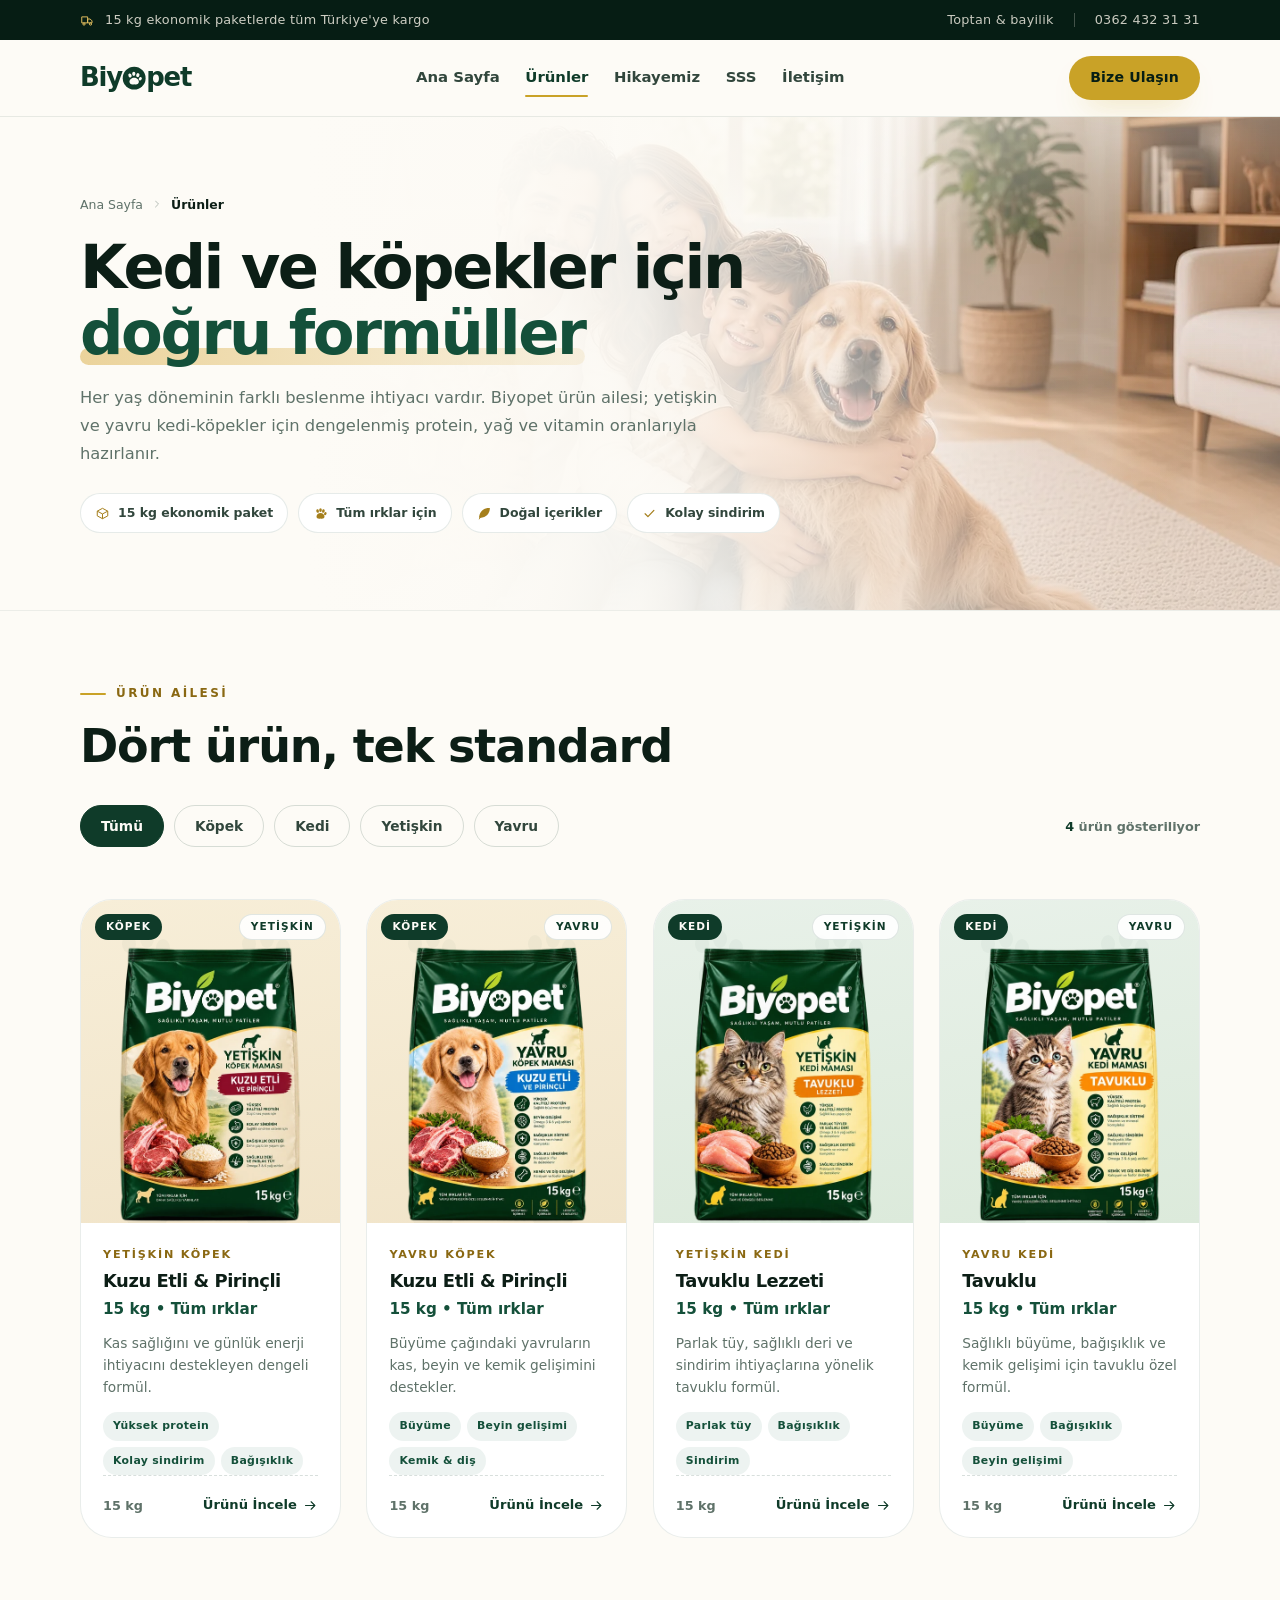
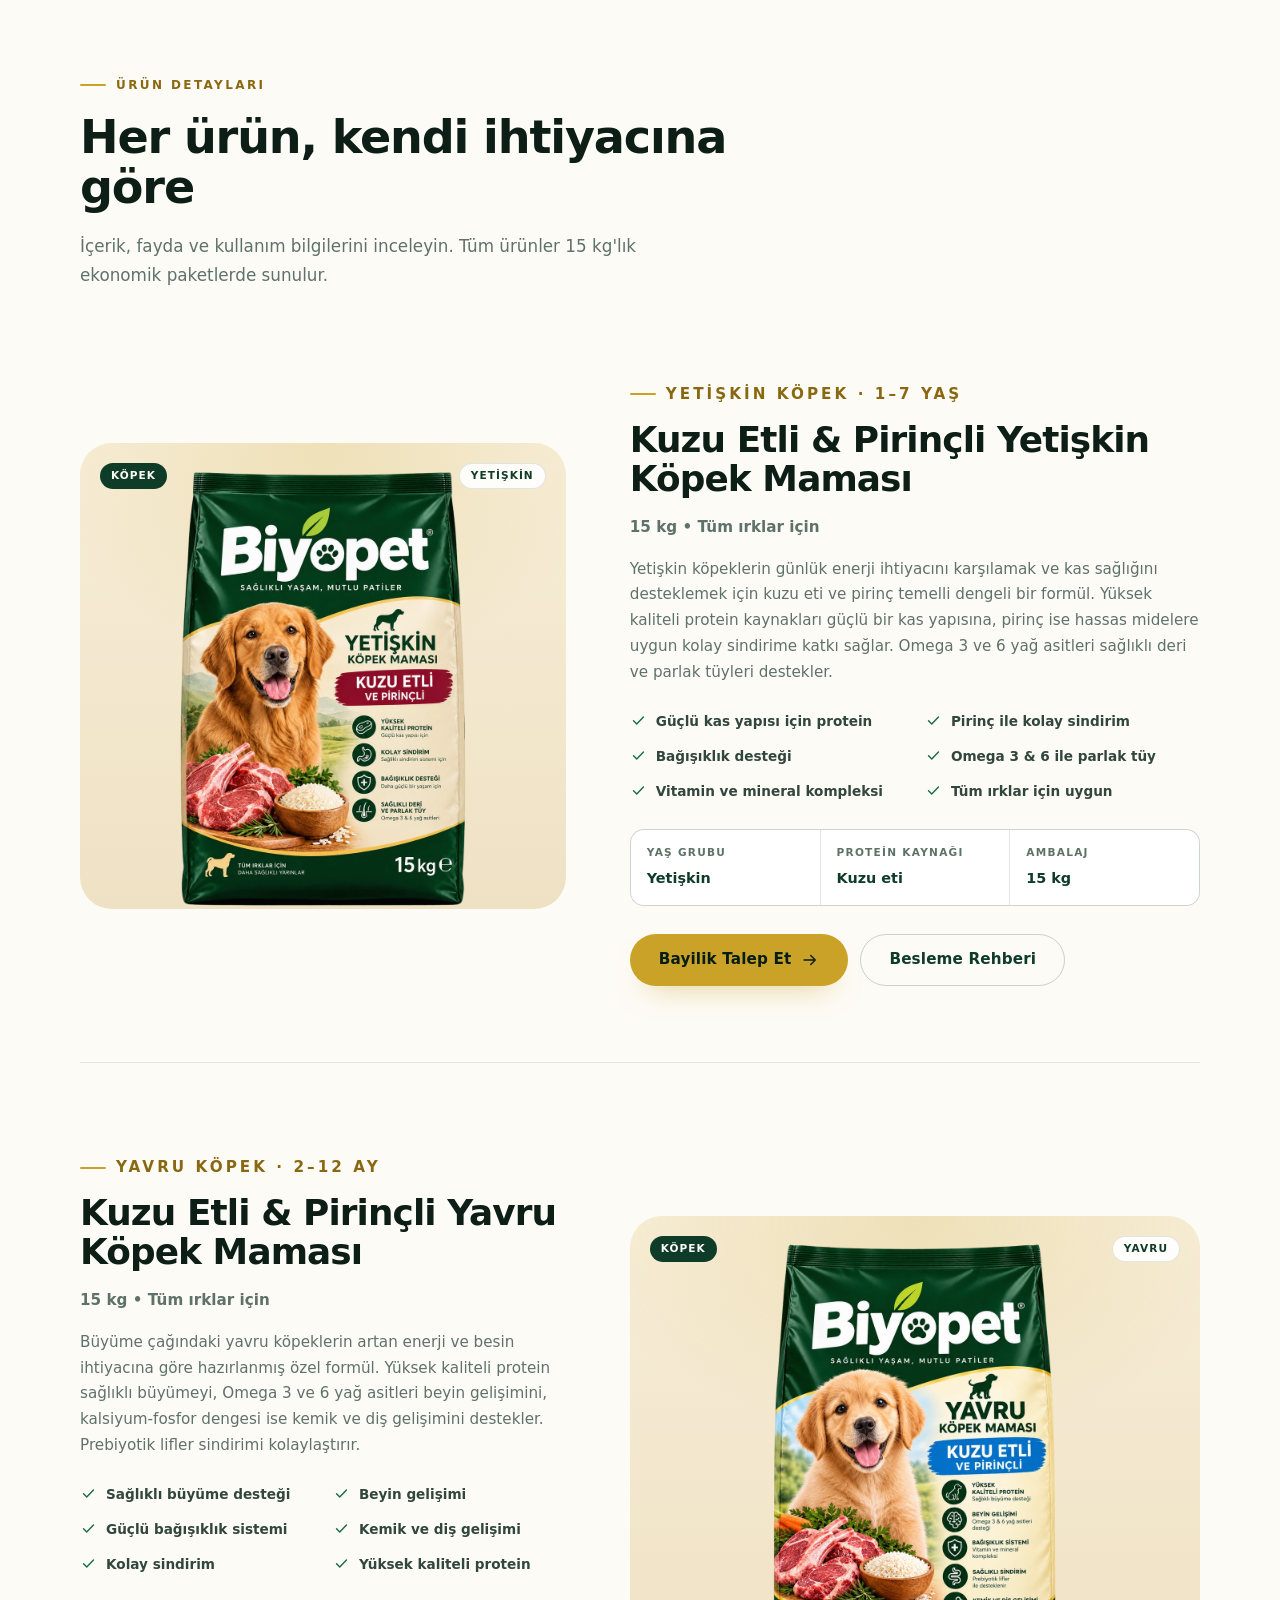
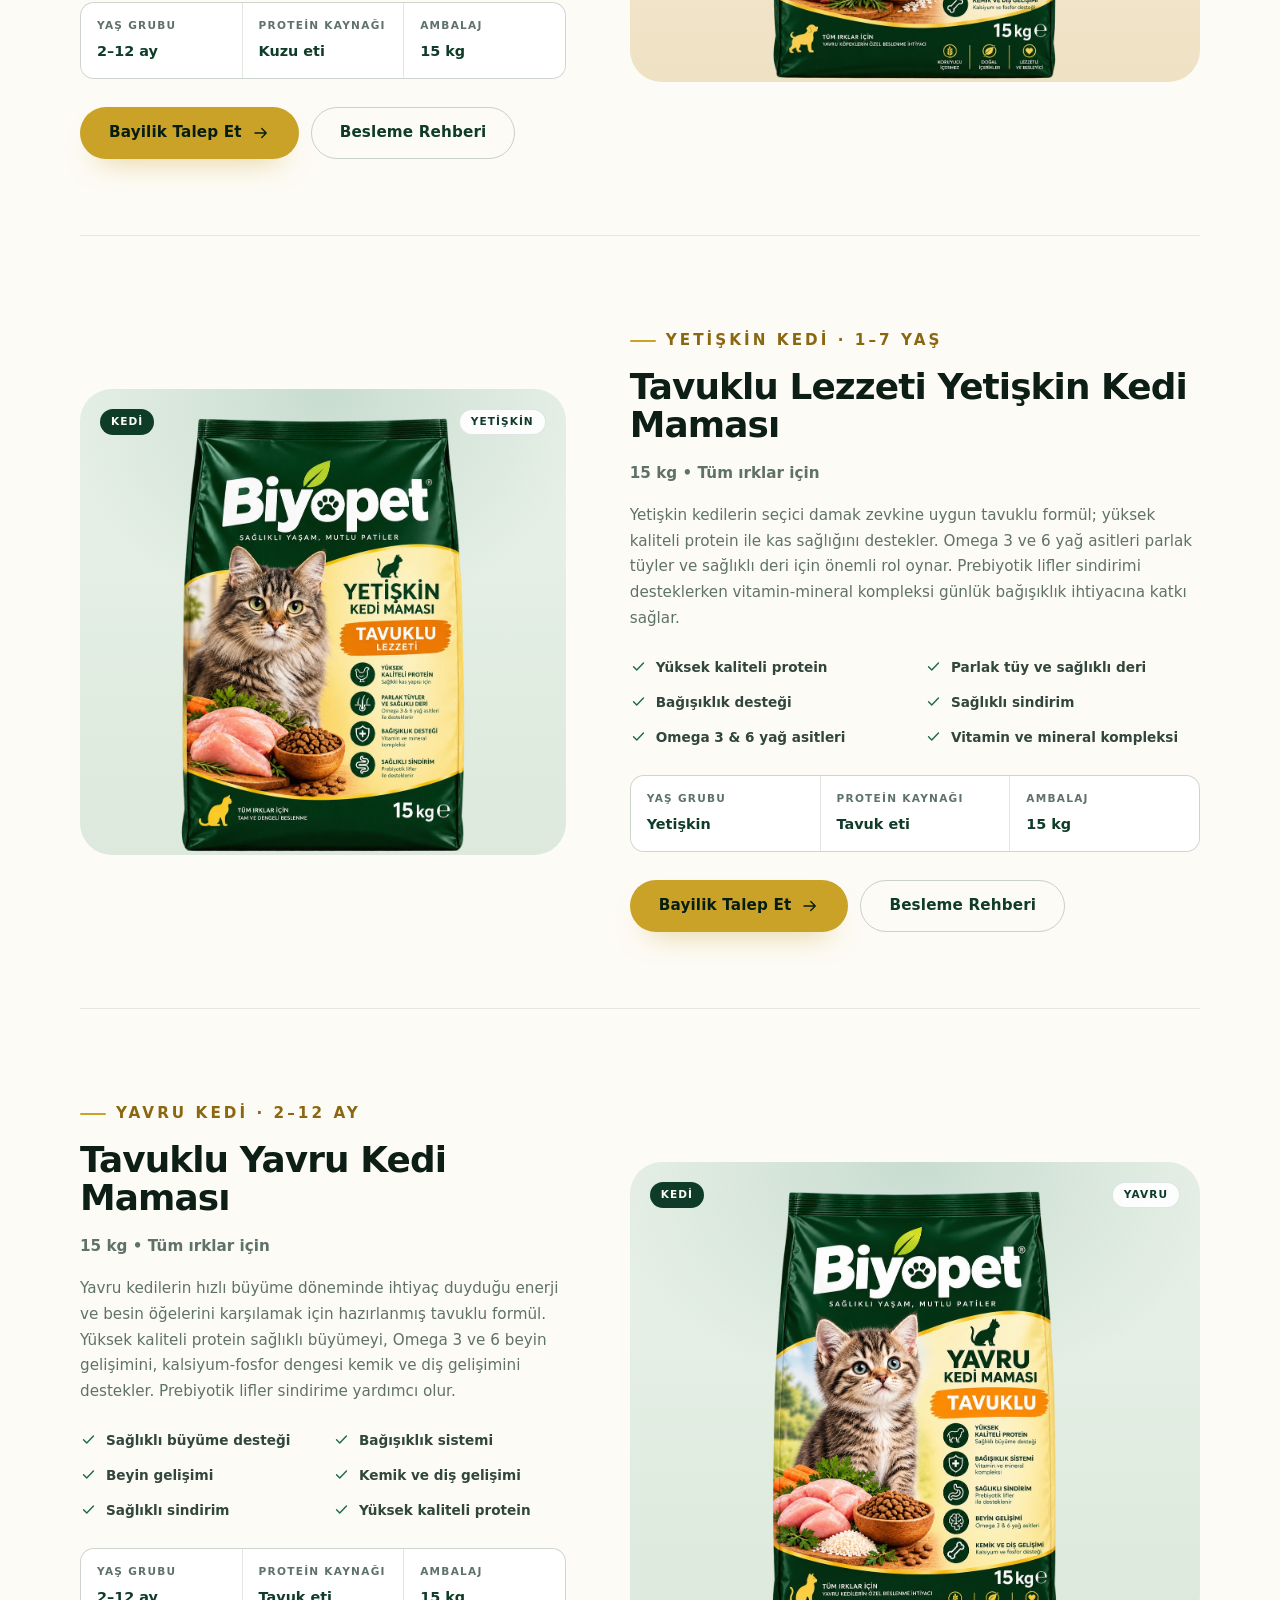
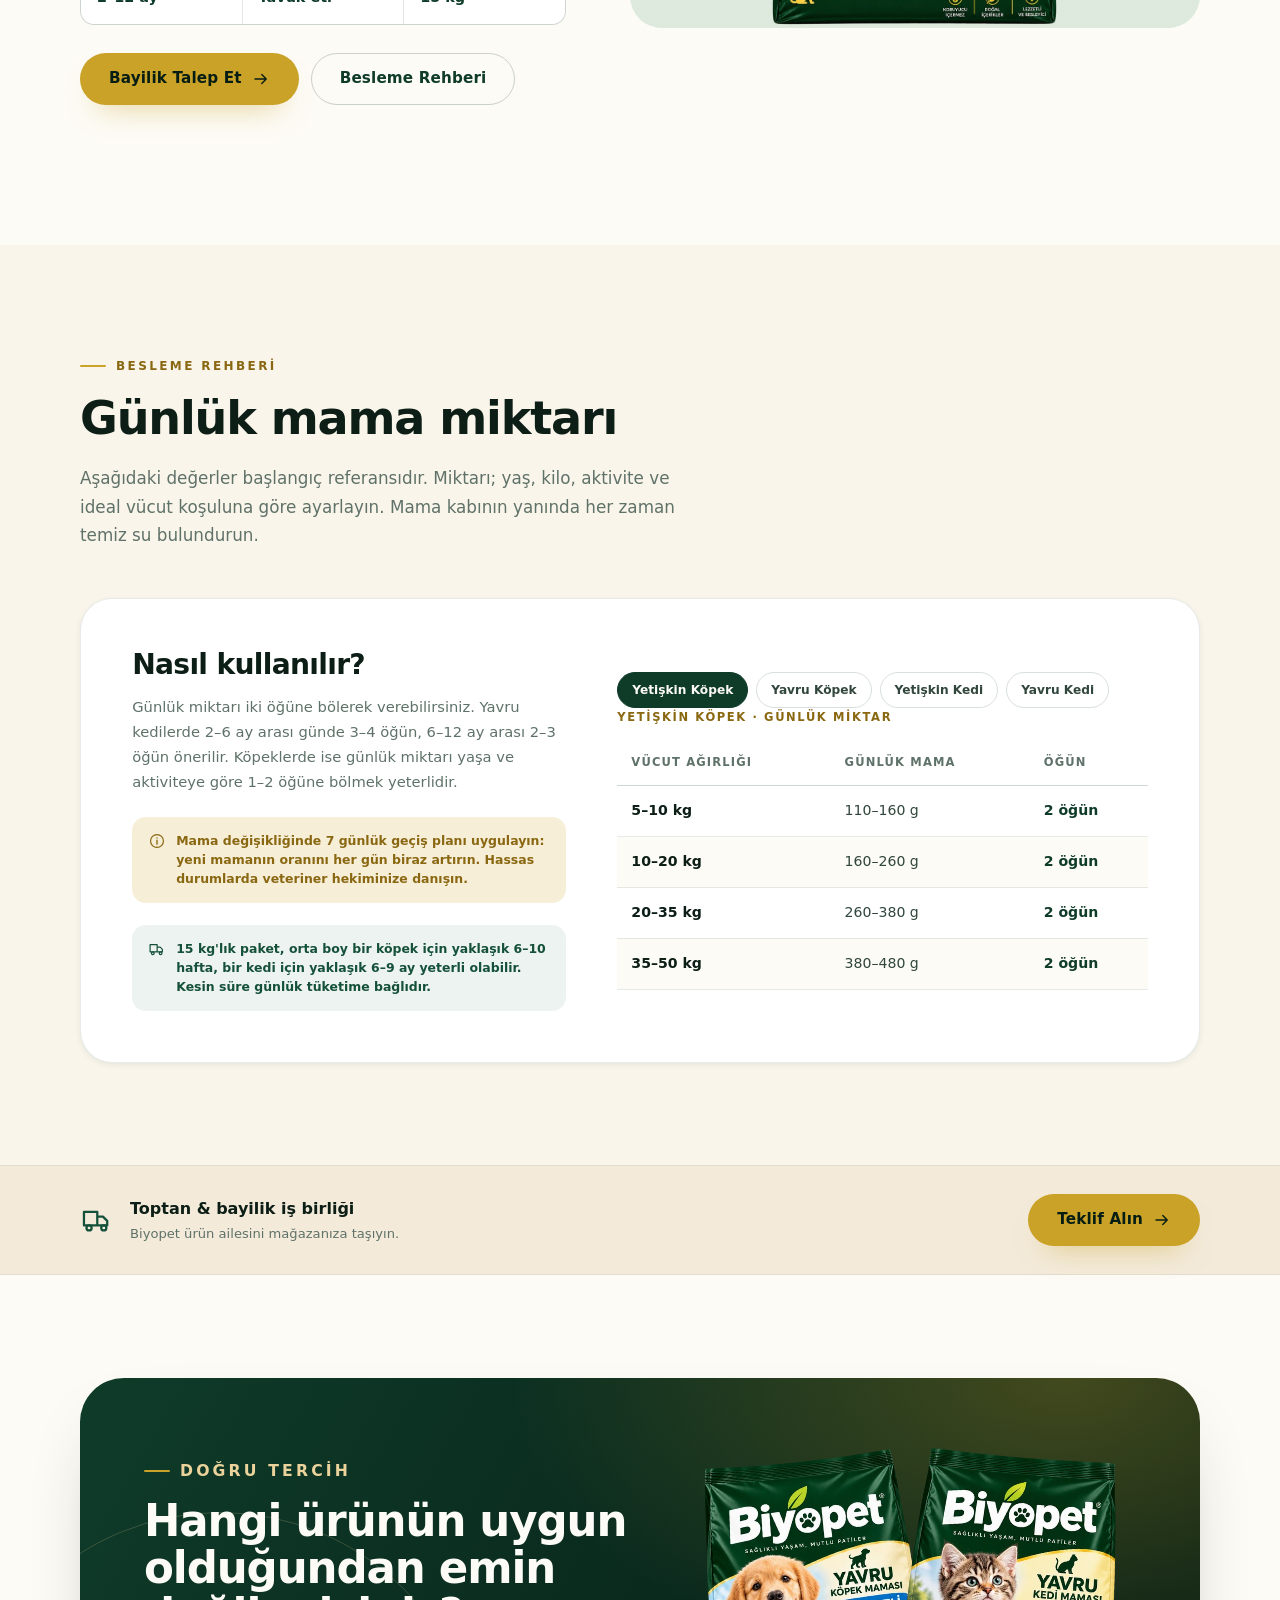
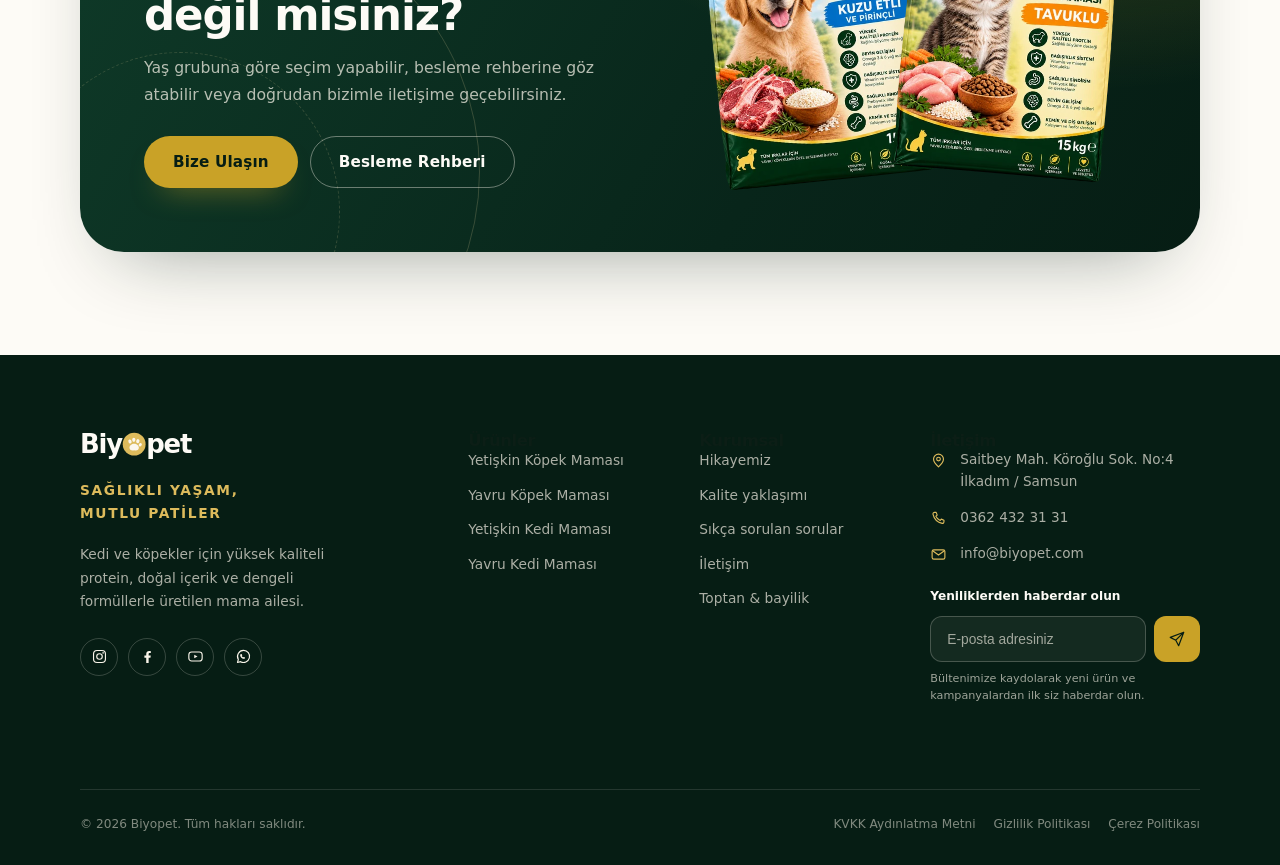
<file: urunler.html>
<!DOCTYPE html>
<html lang="tr">
<head>
  <meta charset="utf-8">
  <meta name="viewport" content="width=device-width, initial-scale=1">
  <script>document.documentElement.classList.add('js');</script>
  <title>Ürünlerimiz | Biyopet Kedi ve Köpek Mamaları</title>
  <meta name="description" content="Biyopet yetişkin ve yavru kedi-köpek mamaları: kuzu etli pirinçli köpek mamaları, tavuklu kedi mamaları. 15 kg ekonomik paketler, tüm ırklar için.">
  <meta name="theme-color" content="#0F3B29">
  <link rel="icon" href="assets/img/favicon.svg" type="image/svg+xml">
  <link rel="stylesheet" href="assets/css/style.css">
  <meta property="og:type" content="website">
  <meta property="og:locale" content="tr_TR">
  <meta property="og:site_name" content="Biyopet">
  <meta property="og:title" content="Ürünlerimiz | Biyopet">
  <meta property="og:description" content="Kedi ve köpekler için yaş dönemine uygun, 15 kg ekonomik mama paketleri.">
  <meta property="og:image" content="assets/img/opt/urun-kedi-yetiskin-tavuklu-1100.png">
</head>
<body>
  <a class="skip-link" href="#icerik">İçeriğe geç</a>

  <svg xmlns="http://www.w3.org/2000/svg" style="display:none" aria-hidden="true">
    <symbol id="i-paw" viewBox="0 0 24 24"><g fill="currentColor"><ellipse cx="7.4" cy="8.1" rx="2.1" ry="2.9" transform="rotate(-16 7.4 8.1)"/><ellipse cx="12" cy="6.5" rx="2.1" ry="3"/><ellipse cx="16.6" cy="8.1" rx="2.1" ry="2.9" transform="rotate(16 16.6 8.1)"/><ellipse cx="19.7" cy="12.1" rx="1.9" ry="2.6" transform="rotate(30 19.7 12.1)"/><path d="M12 11.2c3.4 0 6.4 2.6 6.4 5.5 0 2.3-1.8 3.6-4.3 3.6-1 0-1.5-.4-2.1-.4s-1.1.4-2.1.4c-2.5 0-4.3-1.3-4.3-3.6 0-2.9 3-5.5 6.4-5.5Z"/></g></symbol>
    <symbol id="i-leaf" viewBox="0 0 24 24"><path d="M20.6 3.4C11.4 3 4.8 7.6 3.3 17.5c-.1.9.7 1.7 1.6 1.6C15 17.7 20.2 12.2 20.6 3.4Z" fill="currentColor"/><path d="M3.7 20.7c2.4-5.9 6.3-9.9 12-12.6" stroke="currentColor" stroke-width="1.4" stroke-linecap="round" fill="none"/></symbol>
    <symbol id="i-egg" viewBox="0 0 24 24"><path d="M12 3c3.5 0 6.5 5.2 6.5 9.2A6.5 6.5 0 0 1 12 21a6.5 6.5 0 0 1-6.5-8.8C5.5 8.2 8.5 3 12 3Z" stroke="currentColor" stroke-width="1.6" fill="none"/><path d="M9 14c.6 1.4 1.7 2.2 3 2.2" stroke="currentColor" stroke-width="1.4" stroke-linecap="round" fill="none"/></symbol>
    <symbol id="i-flask" viewBox="0 0 24 24"><path d="M9.4 3h5.2M10.4 3v5.3L5.8 17a2.5 2.5 0 0 0 2.1 3.8h8.2a2.5 2.5 0 0 0 2.1-3.8l-4.6-8.7V3" stroke="currentColor" stroke-width="1.6" stroke-linecap="round" stroke-linejoin="round" fill="none"/><path d="M7.8 15.4h8.4" stroke="currentColor" stroke-width="1.6" stroke-linecap="round"/></symbol>
    <symbol id="i-heart" viewBox="0 0 24 24"><path d="M20.8 8.6a5 5 0 0 0-8.8-3.2 5 5 0 0 0-8.8 3.2c0 5.2 8.8 10.6 8.8 10.6s8.8-5.4 8.8-10.6Z" stroke="currentColor" stroke-width="1.6" stroke-linejoin="round" fill="none"/><path d="M4.4 12.2h2.9l1.8-2.8 2.3 4.7 1.8-1.9h4.3" stroke="currentColor" stroke-width="1.4" stroke-linecap="round" stroke-linejoin="round" fill="none"/></symbol>
    <symbol id="i-shield" viewBox="0 0 24 24"><path d="M12 3l7 2.6v5.6c0 4.3-2.9 7.7-7 9.8-4.1-2.1-7-5.5-7-9.8V5.6L12 3Z" stroke="currentColor" stroke-width="1.6" stroke-linejoin="round" fill="none"/><path d="m8.8 11.8 2.2 2.2 4.2-4.2" stroke="currentColor" stroke-width="1.7" stroke-linecap="round" stroke-linejoin="round" fill="none"/></symbol>
    <symbol id="i-check" viewBox="0 0 24 24"><path d="m5 12.5 4.5 4.5L19 7" stroke="currentColor" stroke-width="2" stroke-linecap="round" stroke-linejoin="round" fill="none"/></symbol>
    <symbol id="i-arrow" viewBox="0 0 24 24"><path d="M4 12h15M13 6l6 6-6 6" stroke="currentColor" stroke-width="1.8" stroke-linecap="round" stroke-linejoin="round" fill="none"/></symbol>
    <symbol id="i-chevron" viewBox="0 0 24 24"><path d="m9 6 6 6-6 6" stroke="currentColor" stroke-width="1.8" stroke-linecap="round" stroke-linejoin="round" fill="none"/></symbol>
    <symbol id="i-bone" viewBox="0 0 24 24"><path d="M7.8 16.2a3 3 0 1 0-3.9 3.9 3 3 0 1 0 3.9-3.9l8.4-8.4a3 3 0 1 0 3.9-3.9 3 3 0 1 0-3.9 3.9l-8.4 8.4Z" stroke="currentColor" stroke-width="1.6" stroke-linejoin="round" fill="none"/></symbol>
    <symbol id="i-box" viewBox="0 0 24 24"><path d="M3.6 8.2 12 3.7l8.4 4.5v7.6L12 20.3l-8.4-4.5V8.2Z" stroke="currentColor" stroke-width="1.6" stroke-linejoin="round" fill="none"/><path d="m3.6 8.2 8.4 4.5 8.4-4.5M12 12.7v7.6" stroke="currentColor" stroke-width="1.6" stroke-linejoin="round" fill="none"/></symbol>
    <symbol id="i-truck" viewBox="0 0 24 24"><path d="M2.8 6.2h9.4v9.6H2.8zM12.2 9.6h4l3 3v3.2h-7z" stroke="currentColor" stroke-width="1.6" stroke-linejoin="round" fill="none"/><circle cx="6.4" cy="17.6" r="1.8" stroke="currentColor" stroke-width="1.6" fill="none"/><circle cx="16.8" cy="17.6" r="1.8" stroke="currentColor" stroke-width="1.6" fill="none"/></symbol>
    <symbol id="i-pin" viewBox="0 0 24 24"><path d="M12 21s7-6.2 7-11a7 7 0 1 0-14 0c0 4.8 7 11 7 11Z" stroke="currentColor" stroke-width="1.6" stroke-linejoin="round" fill="none"/><circle cx="12" cy="10" r="2.6" stroke="currentColor" stroke-width="1.6" fill="none"/></symbol>
    <symbol id="i-phone" viewBox="0 0 24 24"><path d="M6.4 3.4h2.3l1.5 3.8-1.9 1.5a12.6 12.6 0 0 0 6.1 6.1l1.5-1.9 3.8 1.5v2.3a2.2 2.2 0 0 1-2.4 2.2A17.2 17.2 0 0 1 4.2 5.8a2.2 2.2 0 0 1 2.2-2.4Z" stroke="currentColor" stroke-width="1.6" stroke-linejoin="round" fill="none"/></symbol>
    <symbol id="i-mail" viewBox="0 0 24 24"><rect x="3" y="5.4" width="18" height="13.2" rx="2.4" stroke="currentColor" stroke-width="1.6" fill="none"/><path d="m4.2 7 7.8 5.8L19.8 7" stroke="currentColor" stroke-width="1.6" stroke-linecap="round" stroke-linejoin="round" fill="none"/></symbol>
    <symbol id="i-clock" viewBox="0 0 24 24"><circle cx="12" cy="12" r="8.6" stroke="currentColor" stroke-width="1.6" fill="none"/><path d="M12 7.4V12l3.2 2" stroke="currentColor" stroke-width="1.6" stroke-linecap="round" stroke-linejoin="round" fill="none"/></symbol>
    <symbol id="i-send" viewBox="0 0 24 24"><path d="M21 3 10.4 13.6M21 3l-6.8 18-3.8-7.4L3 9.8 21 3Z" stroke="currentColor" stroke-width="1.6" stroke-linejoin="round" fill="none"/></symbol>
    <symbol id="i-info" viewBox="0 0 24 24"><circle cx="12" cy="12" r="8.6" stroke="currentColor" stroke-width="1.6" fill="none"/><path d="M12 11v5.2M12 7.9v.1" stroke="currentColor" stroke-width="1.8" stroke-linecap="round"/></symbol>
    <symbol id="i-instagram" viewBox="0 0 24 24"><rect x="3.6" y="3.6" width="16.8" height="16.8" rx="5" stroke="currentColor" stroke-width="1.6" fill="none"/><circle cx="12" cy="12" r="3.9" stroke="currentColor" stroke-width="1.6" fill="none"/><circle cx="17.1" cy="6.9" r="1.1" fill="currentColor"/></symbol>
    <symbol id="i-facebook" viewBox="0 0 24 24"><path d="M13.6 21v-7.4h2.6l.4-3h-3V8.7c0-.9.3-1.5 1.6-1.5h1.5V4.5c-.3 0-1.3-.1-2.4-.1-2.4 0-4.1 1.5-4.1 4.2v2h-2.6v3h2.6V21h3.4Z" fill="currentColor"/></symbol>
    <symbol id="i-youtube" viewBox="0 0 24 24"><rect x="2.6" y="5.6" width="18.8" height="12.8" rx="4" stroke="currentColor" stroke-width="1.6" fill="none"/><path d="m10.2 9.4 4.6 2.6-4.6 2.6V9.4Z" fill="currentColor"/></symbol>
    <symbol id="i-whatsapp" viewBox="0 0 24 24"><path d="M12 3.4a8.5 8.5 0 0 0-7.3 12.8L3.5 20.5l4.4-1.2A8.5 8.5 0 1 0 12 3.4Z" stroke="currentColor" stroke-width="1.6" stroke-linejoin="round" fill="none"/><path d="M8.9 8.4c-.4 0-.7.2-1 .5-.4.4-.7 1-.6 1.7.2 1.6 1.2 3 2.6 3.9 1 .7 2 .9 2.7.8.7-.1 1.2-.5 1.4-1 .2-.4.2-.8 0-1l-1.4-.7c-.2-.1-.5 0-.7.2l-.4.5c-.9-.4-1.6-1.1-2-2l.5-.4c.2-.2.3-.4.2-.7l-.7-1.4c-.1-.2-.3-.4-.6-.4Z" fill="currentColor"/></symbol>
  </svg>

  <header class="site-header" id="site-header">
    <div class="announce">
      <div class="container announce__inner">
        <p><svg aria-hidden="true"><use href="#i-truck"/></svg>15 kg ekonomik paketlerde tüm Türkiye'ye kargo</p>
        <div class="announce__links">
          <a href="iletisim.html">Toptan &amp; bayilik</a>
          <span class="sep" aria-hidden="true"></span>
          <a href="tel:+903624323131">0362 432 31 31</a>
        </div>
      </div>
    </div>
    <div class="nav-shell">
      <div class="container nav">
        <a class="brand" href="index.html" aria-label="Biyopet ana sayfa">
          <span aria-hidden="true">Biy</span>
          <svg class="brand__mark" viewBox="0 0 64 64" aria-hidden="true">
            <circle cx="32" cy="32" r="30" fill="currentColor"/>
            <g fill="#FDFBF6">
              <ellipse cx="21" cy="25" rx="4.2" ry="5.4" transform="rotate(-18 21 25)"/>
              <ellipse cx="31" cy="20.5" rx="4.2" ry="5.6"/>
              <ellipse cx="41.5" cy="24" rx="4.2" ry="5.4" transform="rotate(18 41.5 24)"/>
              <ellipse cx="48" cy="33.5" rx="3.8" ry="4.8" transform="rotate(34 48 33.5)"/>
              <path d="M32 31c6.6 0 12.4 5 12.4 10.6 0 4.4-3.4 6.9-8.2 6.9-2 0-3.1-.7-4.2-.7s-2.2.7-4.2.7c-4.8 0-8.2-2.5-8.2-6.9C19.6 36 25.4 31 32 31Z"/>
            </g>
          </svg>
          <span aria-hidden="true">pet</span>
        </a>
        <nav class="nav__links" id="nav-links" aria-label="Ana menü">
          <a class="nav__link" href="index.html">Ana Sayfa</a>
          <a class="nav__link is-active" href="urunler.html" aria-current="page">Ürünler</a>
          <a class="nav__link" href="hikayemiz.html">Hikayemiz</a>
          <a class="nav__link" href="index.html#sss">SSS</a>
          <a class="nav__link" href="iletisim.html">İletişim</a>
        </nav>
        <div class="nav__actions">
          <a class="btn btn--sm btn--primary" href="iletisim.html">Bize Ulaşın</a>
          <button class="nav__toggle" id="nav-toggle" aria-expanded="false" aria-controls="nav-links" aria-label="Menüyü aç/kapat"><span></span></button>
        </div>
      </div>
    </div>
  </header>

  <main id="icerik">
    <section class="page-hero page-hero--media">
      <div class="page-hero__media" aria-hidden="true">
        <picture>
          <source media="(max-width: 820px)" srcset="assets/img/bg/urunler-hero-mobil.webp" type="image/webp">
          <source media="(max-width: 820px)" srcset="assets/img/bg/urunler-hero-mobil.jpg" type="image/jpeg">
          <source srcset="assets/img/bg/urunler-hero.webp" type="image/webp">
          <img src="assets/img/bg/urunler-hero.jpg" alt="" width="1920" height="823" fetchpriority="high" decoding="async">
        </picture>
      </div>
      <div class="container">
        <nav class="breadcrumb" aria-label="Site yolu">
          <a href="index.html">Ana Sayfa</a>
          <svg aria-hidden="true"><use href="#i-chevron"/></svg>
          <span aria-current="page">Ürünler</span>
        </nav>
        <div class="page-hero__inner">
          <h1>Kedi ve köpekler için <span class="hl">doğru formüller</span></h1>
          <p class="page-hero__lead">
            Her yaş döneminin farklı beslenme ihtiyacı vardır. Biyopet ürün ailesi; yetişkin ve
            yavru kedi-köpekler için dengelenmiş protein, yağ ve vitamin oranlarıyla hazırlanır.
          </p>
          <ul class="page-hero__meta">
            <li><svg aria-hidden="true"><use href="#i-box"/></svg>15 kg ekonomik paket</li>
            <li><svg aria-hidden="true"><use href="#i-paw"/></svg>Tüm ırklar için</li>
            <li><svg aria-hidden="true"><use href="#i-leaf"/></svg>Doğal içerikler</li>
            <li><svg aria-hidden="true"><use href="#i-check"/></svg>Kolay sindirim</li>
          </ul>
        </div>
      </div>
    </section>

    <section class="section section--tight">
      <div class="container">
        <div class="section-head reveal">
          <p class="eyebrow">Ürün ailesi</p>
          <h2>Dört ürün, tek standard</h2>
        </div>

        <div class="filter-bar" data-product-filter role="group" aria-label="Ürünleri filtrele">
          <button class="filter-chip" type="button" data-filter="all" aria-pressed="true">Tümü</button>
          <button class="filter-chip" type="button" data-filter="kopek" aria-pressed="false">Köpek</button>
          <button class="filter-chip" type="button" data-filter="kedi" aria-pressed="false">Kedi</button>
          <button class="filter-chip" type="button" data-filter="yetiskin" aria-pressed="false">Yetişkin</button>
          <button class="filter-chip" type="button" data-filter="yavru" aria-pressed="false">Yavru</button>
          <span class="filter-bar__count" aria-live="polite"><strong data-filter-count>4</strong> ürün gösteriliyor</span>
        </div>

        <div class="product-grid">
          <article class="product-card reveal" data-product data-animal="kopek" data-age="yetiskin">
            <div class="product-card__media">
              <span class="tag tag--animal">Köpek</span><span class="tag tag--age">Yetişkin</span>
              <picture>
                <source srcset="assets/img/opt/urun-kopek-yetiskin-kuzu-pirinc-620.webp" type="image/webp">
                <img src="assets/img/opt/urun-kopek-yetiskin-kuzu-pirinc-620.png" width="411" height="620" loading="lazy" alt="Biyopet Yetişkin Köpek Maması Kuzu Etli ve Pirinçli 15 kg">
              </picture>
            </div>
            <div class="product-card__body">
              <p class="product-card__kicker">Yetişkin köpek</p>
              <h3>Kuzu Etli &amp; Pirinçli</h3>
              <p class="product-card__flavor">15 kg • Tüm ırklar</p>
              <p class="product-card__desc">Kas sağlığını ve günlük enerji ihtiyacını destekleyen dengeli formül.</p>
              <ul class="chips"><li>Yüksek protein</li><li>Kolay sindirim</li><li>Bağışıklık</li></ul>
              <div class="product-card__foot">
                <span class="product-card__weight">15 kg</span>
                <a class="product-card__link" href="#kopek-yetiskin">Ürünü İncele<svg aria-hidden="true"><use href="#i-arrow"/></svg></a>
              </div>
            </div>
          </article>

          <article class="product-card reveal" data-product data-animal="kopek" data-age="yavru" style="--delay:80ms">
            <div class="product-card__media">
              <span class="tag tag--animal">Köpek</span><span class="tag tag--age">Yavru</span>
              <picture>
                <source srcset="assets/img/opt/urun-kopek-yavru-kuzu-pirinc-620.webp" type="image/webp">
                <img src="assets/img/opt/urun-kopek-yavru-kuzu-pirinc-620.png" width="407" height="620" loading="lazy" alt="Biyopet Yavru Köpek Maması Kuzu Etli ve Pirinçli 15 kg">
              </picture>
            </div>
            <div class="product-card__body">
              <p class="product-card__kicker">Yavru köpek</p>
              <h3>Kuzu Etli &amp; Pirinçli</h3>
              <p class="product-card__flavor">15 kg • Tüm ırklar</p>
              <p class="product-card__desc">Büyüme çağındaki yavruların kas, beyin ve kemik gelişimini destekler.</p>
              <ul class="chips"><li>Büyüme</li><li>Beyin gelişimi</li><li>Kemik &amp; diş</li></ul>
              <div class="product-card__foot">
                <span class="product-card__weight">15 kg</span>
                <a class="product-card__link" href="#kopek-yavru">Ürünü İncele<svg aria-hidden="true"><use href="#i-arrow"/></svg></a>
              </div>
            </div>
          </article>

          <article class="product-card reveal" data-product data-animal="kedi" data-age="yetiskin" style="--delay:160ms">
            <div class="product-card__media product-card__media--cat">
              <span class="tag tag--animal">Kedi</span><span class="tag tag--age">Yetişkin</span>
              <picture>
                <source srcset="assets/img/opt/urun-kedi-yetiskin-tavuklu-620.webp" type="image/webp">
                <img src="assets/img/opt/urun-kedi-yetiskin-tavuklu-620.png" width="408" height="620" loading="lazy" alt="Biyopet Yetişkin Kedi Maması Tavuklu 15 kg">
              </picture>
            </div>
            <div class="product-card__body">
              <p class="product-card__kicker">Yetişkin kedi</p>
              <h3>Tavuklu Lezzeti</h3>
              <p class="product-card__flavor">15 kg • Tüm ırklar</p>
              <p class="product-card__desc">Parlak tüy, sağlıklı deri ve sindirim ihtiyaçlarına yönelik tavuklu formül.</p>
              <ul class="chips"><li>Parlak tüy</li><li>Bağışıklık</li><li>Sindirim</li></ul>
              <div class="product-card__foot">
                <span class="product-card__weight">15 kg</span>
                <a class="product-card__link" href="#kedi-yetiskin">Ürünü İncele<svg aria-hidden="true"><use href="#i-arrow"/></svg></a>
              </div>
            </div>
          </article>

          <article class="product-card reveal" data-product data-animal="kedi" data-age="yavru" style="--delay:240ms">
            <div class="product-card__media product-card__media--cat">
              <span class="tag tag--animal">Kedi</span><span class="tag tag--age">Yavru</span>
              <picture>
                <source srcset="assets/img/opt/urun-kedi-yavru-tavuklu-620.webp" type="image/webp">
                <img src="assets/img/opt/urun-kedi-yavru-tavuklu-620.png" width="410" height="620" loading="lazy" alt="Biyopet Yavru Kedi Maması Tavuklu 15 kg">
              </picture>
            </div>
            <div class="product-card__body">
              <p class="product-card__kicker">Yavru kedi</p>
              <h3>Tavuklu</h3>
              <p class="product-card__flavor">15 kg • Tüm ırklar</p>
              <p class="product-card__desc">Sağlıklı büyüme, bağışıklık ve kemik gelişimi için tavuklu özel formül.</p>
              <ul class="chips"><li>Büyüme</li><li>Bağışıklık</li><li>Beyin gelişimi</li></ul>
              <div class="product-card__foot">
                <span class="product-card__weight">15 kg</span>
                <a class="product-card__link" href="#kedi-yavru">Ürünü İncele<svg aria-hidden="true"><use href="#i-arrow"/></svg></a>
              </div>
            </div>
          </article>
        </div>
      </div>
    </section>

    <!-- ÜRÜN DETAYLARI -->
    <section class="section section--tight" aria-labelledby="detay-baslik">
      <div class="container">
        <div class="section-head reveal">
          <p class="eyebrow">Ürün detayları</p>
          <h2 id="detay-baslik">Her ürün, kendi ihtiyacına göre</h2>
          <p class="section-head__lead">
            İçerik, fayda ve kullanım bilgilerini inceleyin. Tüm ürünler 15 kg'lık ekonomik
            paketlerde sunulur.
          </p>
        </div>

        <article class="product-detail reveal" id="kopek-yetiskin">
          <div class="product-detail__media">
            <span class="tag tag--animal">Köpek</span><span class="tag tag--age">Yetişkin</span>
            <picture>
              <source srcset="assets/img/opt/urun-kopek-yetiskin-kuzu-pirinc-1100.webp" type="image/webp">
              <img src="assets/img/opt/urun-kopek-yetiskin-kuzu-pirinc-1100.png" width="730" height="1100" loading="lazy" alt="Biyopet Yetişkin Köpek Maması Kuzu Etli ve Pirinçli 15 kg paket">
            </picture>
          </div>
          <div class="product-detail__copy">
            <p class="eyebrow">Yetişkin köpek · 1–7 yaş</p>
            <h2>Kuzu Etli &amp; Pirinçli Yetişkin Köpek Maması</h2>
            <p class="product-detail__flavor">15 kg • Tüm ırklar için</p>
            <p>
              Yetişkin köpeklerin günlük enerji ihtiyacını karşılamak ve kas sağlığını desteklemek
              için kuzu eti ve pirinç temelli dengeli bir formül. Yüksek kaliteli protein kaynakları
              güçlü bir kas yapısına, pirinç ise hassas midelere uygun kolay sindirime katkı sağlar.
              Omega 3 ve 6 yağ asitleri sağlıklı deri ve parlak tüyleri destekler.
            </p>
            <ul class="detail-list">
              <li><svg aria-hidden="true"><use href="#i-check"/></svg>Güçlü kas yapısı için protein</li>
              <li><svg aria-hidden="true"><use href="#i-check"/></svg>Pirinç ile kolay sindirim</li>
              <li><svg aria-hidden="true"><use href="#i-check"/></svg>Bağışıklık desteği</li>
              <li><svg aria-hidden="true"><use href="#i-check"/></svg>Omega 3 &amp; 6 ile parlak tüy</li>
              <li><svg aria-hidden="true"><use href="#i-check"/></svg>Vitamin ve mineral kompleksi</li>
              <li><svg aria-hidden="true"><use href="#i-check"/></svg>Tüm ırklar için uygun</li>
            </ul>
            <dl class="product-detail__facts">
              <div><dt>Yaş grubu</dt><dd>Yetişkin</dd></div>
              <div><dt>Protein kaynağı</dt><dd>Kuzu eti</dd></div>
              <div><dt>Ambalaj</dt><dd>15 kg</dd></div>
            </dl>
            <div class="product-detail__actions">
              <a class="btn btn--primary" href="iletisim.html?konu=bayilik#form">Bayilik Talep Et<svg aria-hidden="true"><use href="#i-arrow"/></svg></a>
              <a class="btn btn--ghost" href="#besleme">Besleme Rehberi</a>
            </div>
          </div>
        </article>

        <article class="product-detail product-detail--flip reveal" id="kopek-yavru">
          <div class="product-detail__media">
            <span class="tag tag--animal">Köpek</span><span class="tag tag--age">Yavru</span>
            <picture>
              <source srcset="assets/img/opt/urun-kopek-yavru-kuzu-pirinc-1100.webp" type="image/webp">
              <img src="assets/img/opt/urun-kopek-yavru-kuzu-pirinc-1100.png" width="722" height="1100" loading="lazy" alt="Biyopet Yavru Köpek Maması Kuzu Etli ve Pirinçli 15 kg paket">
            </picture>
          </div>
          <div class="product-detail__copy">
            <p class="eyebrow">Yavru köpek · 2–12 ay</p>
            <h2>Kuzu Etli &amp; Pirinçli Yavru Köpek Maması</h2>
            <p class="product-detail__flavor">15 kg • Tüm ırklar için</p>
            <p>
              Büyüme çağındaki yavru köpeklerin artan enerji ve besin ihtiyacına göre hazırlanmış
              özel formül. Yüksek kaliteli protein sağlıklı büyümeyi, Omega 3 ve 6 yağ asitleri
              beyin gelişimini, kalsiyum-fosfor dengesi ise kemik ve diş gelişimini destekler.
              Prebiyotik lifler sindirimi kolaylaştırır.
            </p>
            <ul class="detail-list">
              <li><svg aria-hidden="true"><use href="#i-check"/></svg>Sağlıklı büyüme desteği</li>
              <li><svg aria-hidden="true"><use href="#i-check"/></svg>Beyin gelişimi</li>
              <li><svg aria-hidden="true"><use href="#i-check"/></svg>Güçlü bağışıklık sistemi</li>
              <li><svg aria-hidden="true"><use href="#i-check"/></svg>Kemik ve diş gelişimi</li>
              <li><svg aria-hidden="true"><use href="#i-check"/></svg>Kolay sindirim</li>
              <li><svg aria-hidden="true"><use href="#i-check"/></svg>Yüksek kaliteli protein</li>
            </ul>
            <dl class="product-detail__facts">
              <div><dt>Yaş grubu</dt><dd>2–12 ay</dd></div>
              <div><dt>Protein kaynağı</dt><dd>Kuzu eti</dd></div>
              <div><dt>Ambalaj</dt><dd>15 kg</dd></div>
            </dl>
            <div class="product-detail__actions">
              <a class="btn btn--primary" href="iletisim.html?konu=bayilik#form">Bayilik Talep Et<svg aria-hidden="true"><use href="#i-arrow"/></svg></a>
              <a class="btn btn--ghost" href="#besleme">Besleme Rehberi</a>
            </div>
          </div>
        </article>

        <article class="product-detail reveal" id="kedi-yetiskin">
          <div class="product-detail__media product-detail__media--cat">
            <span class="tag tag--animal">Kedi</span><span class="tag tag--age">Yetişkin</span>
            <picture>
              <source srcset="assets/img/opt/urun-kedi-yetiskin-tavuklu-1100.webp" type="image/webp">
              <img src="assets/img/opt/urun-kedi-yetiskin-tavuklu-1100.png" width="725" height="1100" loading="lazy" alt="Biyopet Yetişkin Kedi Maması Tavuklu 15 kg paket">
            </picture>
          </div>
          <div class="product-detail__copy">
            <p class="eyebrow">Yetişkin kedi · 1–7 yaş</p>
            <h2>Tavuklu Lezzeti Yetişkin Kedi Maması</h2>
            <p class="product-detail__flavor">15 kg • Tüm ırklar için</p>
            <p>
              Yetişkin kedilerin seçici damak zevkine uygun tavuklu formül; yüksek kaliteli protein
              ile kas sağlığını destekler. Omega 3 ve 6 yağ asitleri parlak tüyler ve sağlıklı deri
              için önemli rol oynar. Prebiyotik lifler sindirimi desteklerken vitamin-mineral
              kompleksi günlük bağışıklık ihtiyacına katkı sağlar.
            </p>
            <ul class="detail-list">
              <li><svg aria-hidden="true"><use href="#i-check"/></svg>Yüksek kaliteli protein</li>
              <li><svg aria-hidden="true"><use href="#i-check"/></svg>Parlak tüy ve sağlıklı deri</li>
              <li><svg aria-hidden="true"><use href="#i-check"/></svg>Bağışıklık desteği</li>
              <li><svg aria-hidden="true"><use href="#i-check"/></svg>Sağlıklı sindirim</li>
              <li><svg aria-hidden="true"><use href="#i-check"/></svg>Omega 3 &amp; 6 yağ asitleri</li>
              <li><svg aria-hidden="true"><use href="#i-check"/></svg>Vitamin ve mineral kompleksi</li>
            </ul>
            <dl class="product-detail__facts">
              <div><dt>Yaş grubu</dt><dd>Yetişkin</dd></div>
              <div><dt>Protein kaynağı</dt><dd>Tavuk eti</dd></div>
              <div><dt>Ambalaj</dt><dd>15 kg</dd></div>
            </dl>
            <div class="product-detail__actions">
              <a class="btn btn--primary" href="iletisim.html?konu=bayilik#form">Bayilik Talep Et<svg aria-hidden="true"><use href="#i-arrow"/></svg></a>
              <a class="btn btn--ghost" href="#besleme">Besleme Rehberi</a>
            </div>
          </div>
        </article>

        <article class="product-detail product-detail--flip reveal" id="kedi-yavru">
          <div class="product-detail__media product-detail__media--cat">
            <span class="tag tag--animal">Kedi</span><span class="tag tag--age">Yavru</span>
            <picture>
              <source srcset="assets/img/opt/urun-kedi-yavru-tavuklu-1100.webp" type="image/webp">
              <img src="assets/img/opt/urun-kedi-yavru-tavuklu-1100.png" width="727" height="1100" loading="lazy" alt="Biyopet Yavru Kedi Maması Tavuklu 15 kg paket">
            </picture>
          </div>
          <div class="product-detail__copy">
            <p class="eyebrow">Yavru kedi · 2–12 ay</p>
            <h2>Tavuklu Yavru Kedi Maması</h2>
            <p class="product-detail__flavor">15 kg • Tüm ırklar için</p>
            <p>
              Yavru kedilerin hızlı büyüme döneminde ihtiyaç duyduğu enerji ve besin öğelerini
              karşılamak için hazırlanmış tavuklu formül. Yüksek kaliteli protein sağlıklı büyümeyi,
              Omega 3 ve 6 beyin gelişimini, kalsiyum-fosfor dengesi kemik ve diş gelişimini
              destekler. Prebiyotik lifler sindirime yardımcı olur.
            </p>
            <ul class="detail-list">
              <li><svg aria-hidden="true"><use href="#i-check"/></svg>Sağlıklı büyüme desteği</li>
              <li><svg aria-hidden="true"><use href="#i-check"/></svg>Bağışıklık sistemi</li>
              <li><svg aria-hidden="true"><use href="#i-check"/></svg>Beyin gelişimi</li>
              <li><svg aria-hidden="true"><use href="#i-check"/></svg>Kemik ve diş gelişimi</li>
              <li><svg aria-hidden="true"><use href="#i-check"/></svg>Sağlıklı sindirim</li>
              <li><svg aria-hidden="true"><use href="#i-check"/></svg>Yüksek kaliteli protein</li>
            </ul>
            <dl class="product-detail__facts">
              <div><dt>Yaş grubu</dt><dd>2–12 ay</dd></div>
              <div><dt>Protein kaynağı</dt><dd>Tavuk eti</dd></div>
              <div><dt>Ambalaj</dt><dd>15 kg</dd></div>
            </dl>
            <div class="product-detail__actions">
              <a class="btn btn--primary" href="iletisim.html?konu=bayilik#form">Bayilik Talep Et<svg aria-hidden="true"><use href="#i-arrow"/></svg></a>
              <a class="btn btn--ghost" href="#besleme">Besleme Rehberi</a>
            </div>
          </div>
        </article>
      </div>
    </section>

    <!-- BESLEME REHBERİ -->
    <section class="section section--cream" id="besleme">
      <div class="container">
        <div class="section-head reveal">
          <p class="eyebrow">Besleme rehberi</p>
          <h2>Günlük mama miktarı</h2>
          <p class="section-head__lead">
            Aşağıdaki değerler başlangıç referansıdır. Miktarı; yaş, kilo, aktivite ve ideal vücut
            koşuluna göre ayarlayın. Mama kabının yanında her zaman temiz su bulundurun.
          </p>
        </div>

        <div class="guide reveal">
          <div class="guide__intro">
            <h3>Nasıl kullanılır?</h3>
            <p>
              Günlük miktarı iki öğüne bölerek verebilirsiniz. Yavru kedilerde 2–6 ay arası günde
              3–4 öğün, 6–12 ay arası 2–3 öğün önerilir. Köpeklerde ise günlük miktarı yaşa ve
              aktiviteye göre 1–2 öğüne bölmek yeterlidir.
            </p>
            <div class="guide__note">
              <svg aria-hidden="true"><use href="#i-info"/></svg>
              <span>Mama değişikliğinde 7 günlük geçiş planı uygulayın: yeni mamanın oranını her gün
                biraz artırın. Hassas durumlarda veteriner hekiminize danışın.</span>
            </div>
            <div class="guide__note" style="background:rgba(27,106,74,.08);color:var(--green-700)">
              <svg aria-hidden="true"><use href="#i-truck"/></svg>
              <span>15 kg'lık paket, orta boy bir köpek için yaklaşık 6–10 hafta, bir kedi için
                yaklaşık 6–9 ay yeterli olabilir. Kesin süre günlük tüketime bağlıdır.</span>
            </div>
          </div>

          <div data-guide>
            <div class="guide-tabs" role="tablist" aria-label="Besleme tabloları">
              <button class="guide-tab" type="button" role="tab" id="guide-tab-kopek-yetiskin" aria-controls="guide-panel-kopek-yetiskin" data-guide-tab="kopek-yetiskin" aria-selected="true" tabindex="0">Yetişkin Köpek</button>
              <button class="guide-tab" type="button" role="tab" id="guide-tab-kopek-yavru" aria-controls="guide-panel-kopek-yavru" data-guide-tab="kopek-yavru" aria-selected="false" tabindex="-1">Yavru Köpek</button>
              <button class="guide-tab" type="button" role="tab" id="guide-tab-kedi-yetiskin" aria-controls="guide-panel-kedi-yetiskin" data-guide-tab="kedi-yetiskin" aria-selected="false" tabindex="-1">Yetişkin Kedi</button>
              <button class="guide-tab" type="button" role="tab" id="guide-tab-kedi-yavru" aria-controls="guide-panel-kedi-yavru" data-guide-tab="kedi-yavru" aria-selected="false" tabindex="-1">Yavru Kedi</button>
            </div>

            <div class="guide-panel" id="guide-panel-kopek-yetiskin" data-guide-panel="kopek-yetiskin" role="tabpanel" aria-labelledby="guide-tab-kopek-yetiskin" tabindex="0">
              <div class="table-wrap">
                <table class="data-table">
                  <caption>Yetişkin köpek · günlük miktar</caption>
                  <thead><tr><th scope="col">Vücut ağırlığı</th><th scope="col">Günlük mama</th><th scope="col">Öğün</th></tr></thead>
                  <tbody>
                    <tr><th scope="row">5–10 kg</th><td>110–160 g</td><td>2 öğün</td></tr>
                    <tr><th scope="row">10–20 kg</th><td>160–260 g</td><td>2 öğün</td></tr>
                    <tr><th scope="row">20–35 kg</th><td>260–380 g</td><td>2 öğün</td></tr>
                    <tr><th scope="row">35–50 kg</th><td>380–480 g</td><td>2 öğün</td></tr>
                  </tbody>
                </table>
              </div>
            </div>

            <div class="guide-panel" id="guide-panel-kopek-yavru" data-guide-panel="kopek-yavru" role="tabpanel" aria-labelledby="guide-tab-kopek-yavru" tabindex="0" hidden>
              <div class="table-wrap">
                <table class="data-table">
                  <caption>Yavru köpek (2–12 ay) · günlük miktar</caption>
                  <thead><tr><th scope="col">Vücut ağırlığı</th><th scope="col">Günlük mama</th><th scope="col">Öğün</th></tr></thead>
                  <tbody>
                    <tr><th scope="row">2–5 kg</th><td>130–220 g</td><td>3–4 öğün</td></tr>
                    <tr><th scope="row">5–10 kg</th><td>220–330 g</td><td>3 öğün</td></tr>
                    <tr><th scope="row">10–20 kg</th><td>330–450 g</td><td>3 öğün</td></tr>
                    <tr><th scope="row">20 kg üzeri</th><td>450–560 g</td><td>2–3 öğün</td></tr>
                  </tbody>
                </table>
              </div>
            </div>

            <div class="guide-panel" id="guide-panel-kedi-yetiskin" data-guide-panel="kedi-yetiskin" role="tabpanel" aria-labelledby="guide-tab-kedi-yetiskin" tabindex="0" hidden>
              <div class="table-wrap">
                <table class="data-table">
                  <caption>Yetişkin kedi · günlük miktar</caption>
                  <thead><tr><th scope="col">Vücut ağırlığı</th><th scope="col">Günlük mama</th><th scope="col">Öğün</th></tr></thead>
                  <tbody>
                    <tr><th scope="row">2–3 kg</th><td>35–45 g</td><td>2 öğün</td></tr>
                    <tr><th scope="row">3–5 kg</th><td>45–65 g</td><td>2 öğün</td></tr>
                    <tr><th scope="row">5–7 kg</th><td>65–85 g</td><td>2 öğün</td></tr>
                    <tr><th scope="row">7 kg üzeri</th><td>85–100 g</td><td>2 öğün</td></tr>
                  </tbody>
                </table>
              </div>
            </div>

            <div class="guide-panel" id="guide-panel-kedi-yavru" data-guide-panel="kedi-yavru" role="tabpanel" aria-labelledby="guide-tab-kedi-yavru" tabindex="0" hidden>
              <div class="table-wrap">
                <table class="data-table">
                  <caption>Yavru kedi (2–12 ay) · günlük miktar</caption>
                  <thead><tr><th scope="col">Vücut ağırlığı</th><th scope="col">Günlük mama</th><th scope="col">Öğün</th></tr></thead>
                  <tbody>
                    <tr><th scope="row">1–2 kg</th><td>30–45 g</td><td>3–4 öğün</td></tr>
                    <tr><th scope="row">2–3 kg</th><td>45–60 g</td><td>3 öğün</td></tr>
                    <tr><th scope="row">3–4 kg</th><td>60–75 g</td><td>3 öğün</td></tr>
                    <tr><th scope="row">4 kg üzeri</th><td>75–90 g</td><td>2–3 öğün</td></tr>
                  </tbody>
                </table>
              </div>
            </div>
          </div>
        </div>
      </div>
    </section>

    <div class="band">
      <div class="container band__inner">
        <div class="band__text">
          <svg aria-hidden="true"><use href="#i-truck"/></svg>
          <div>
            <strong>Toptan &amp; bayilik iş birliği</strong>
            <span>Biyopet ürün ailesini mağazanıza taşıyın.</span>
          </div>
        </div>
        <a class="btn btn--primary" href="iletisim.html?konu=bayilik#form">Teklif Alın<svg aria-hidden="true"><use href="#i-arrow"/></svg></a>
      </div>
    </div>

    <section class="section cta-wrap">
      <div class="container">
        <div class="cta reveal">
          <div>
            <p class="eyebrow" style="color:var(--gold-300)">Doğru tercih</p>
            <h2 style="margin-top:14px">Hangi ürünün uygun olduğundan emin değil misiniz?</h2>
            <p>Yaş grubuna göre seçim yapabilir, besleme rehberine göz atabilir veya doğrudan
              bizimle iletişime geçebilirsiniz.</p>
            <div class="cta__actions">
              <a class="btn btn--primary" href="iletisim.html">Bize Ulaşın</a>
              <a class="btn btn--outline-light" href="#besleme">Besleme Rehberi</a>
            </div>
          </div>
          <div class="cta__visual" aria-hidden="true">
            <picture>
              <source srcset="assets/img/opt/urun-kopek-yavru-kuzu-pirinc-620.webp" type="image/webp">
              <img src="assets/img/opt/urun-kopek-yavru-kuzu-pirinc-620.png" width="407" height="620" loading="lazy" alt="">
            </picture>
            <picture>
              <source srcset="assets/img/opt/urun-kedi-yavru-tavuklu-620.webp" type="image/webp">
              <img src="assets/img/opt/urun-kedi-yavru-tavuklu-620.png" width="410" height="620" loading="lazy" alt="">
            </picture>
          </div>
        </div>
      </div>
    </section>
  </main>

  <footer class="site-footer">
    <div class="container">
      <div class="footer__grid">
        <div class="footer__brand">
          <a class="brand brand--light" href="index.html" aria-label="Biyopet ana sayfa">
            <span aria-hidden="true">Biy</span>
            <svg class="brand__mark" viewBox="0 0 64 64" aria-hidden="true">
              <circle cx="32" cy="32" r="30" fill="currentColor"/>
              <g fill="#FBF7EF">
                <ellipse cx="21" cy="25" rx="4.2" ry="5.4" transform="rotate(-18 21 25)"/>
                <ellipse cx="31" cy="20.5" rx="4.2" ry="5.6"/>
                <ellipse cx="41.5" cy="24" rx="4.2" ry="5.4" transform="rotate(18 41.5 24)"/>
                <ellipse cx="48" cy="33.5" rx="3.8" ry="4.8" transform="rotate(34 48 33.5)"/>
                <path d="M32 31c6.6 0 12.4 5 12.4 10.6 0 4.4-3.4 6.9-8.2 6.9-2 0-3.1-.7-4.2-.7s-2.2.7-4.2.7c-4.8 0-8.2-2.5-8.2-6.9C19.6 36 25.4 31 32 31Z"/>
              </g>
            </svg>
            <span aria-hidden="true">pet</span>
          </a>
          <p class="footer__slogan">Sağlıklı yaşam,<br>mutlu patiler</p>
          <p>Kedi ve köpekler için yüksek kaliteli protein, doğal içerik ve dengeli formüllerle üretilen mama ailesi.</p>
          <div class="footer__social">
            <a href="https://www.instagram.com/" target="_blank" rel="noopener" aria-label="Biyopet Instagram (yeni sekmede açılır)"><svg aria-hidden="true"><use href="#i-instagram"/></svg></a>
            <a href="https://www.facebook.com/" target="_blank" rel="noopener" aria-label="Biyopet Facebook (yeni sekmede açılır)"><svg aria-hidden="true"><use href="#i-facebook"/></svg></a>
            <a href="https://www.youtube.com/" target="_blank" rel="noopener" aria-label="Biyopet YouTube (yeni sekmede açılır)"><svg aria-hidden="true"><use href="#i-youtube"/></svg></a>
            <a href="https://wa.me/908500000000" target="_blank" rel="noopener" aria-label="Biyopet WhatsApp (yeni sekmede açılır)"><svg aria-hidden="true"><use href="#i-whatsapp"/></svg></a>
          </div>
        </div>
        <div class="footer__col">
          <h3>Ürünler</h3>
          <nav class="footer__links" aria-label="Ürünler">
            <a href="urunler.html#kopek-yetiskin">Yetişkin Köpek Maması</a>
            <a href="urunler.html#kopek-yavru">Yavru Köpek Maması</a>
            <a href="urunler.html#kedi-yetiskin">Yetişkin Kedi Maması</a>
            <a href="urunler.html#kedi-yavru">Yavru Kedi Maması</a>
          </nav>
        </div>
        <div class="footer__col">
          <h3>Kurumsal</h3>
          <nav class="footer__links" aria-label="Kurumsal">
            <a href="hikayemiz.html">Hikayemiz</a>
            <a href="hikayemiz.html#kalite">Kalite yaklaşımı</a>
            <a href="index.html#sss">Sıkça sorulan sorular</a>
            <a href="iletisim.html">İletişim</a>
            <a href="iletisim.html?konu=bayilik#form">Toptan &amp; bayilik</a>
          </nav>
        </div>
        <div class="footer__col footer__col--news">
          <h3>İletişim</h3>
          <ul class="footer__contact">
            <li><svg aria-hidden="true"><use href="#i-pin"/></svg><span>Saitbey Mah. Köroğlu Sok. No:4<br>İlkadım / Samsun</span></li>
            <li><svg aria-hidden="true"><use href="#i-phone"/></svg><a href="tel:+903624323131">0362 432 31 31</a></li>
            <li><svg aria-hidden="true"><use href="#i-mail"/></svg><a href="mailto:info@biyopet.com">info@biyopet.com</a></li>
          </ul>
          <form class="newsletter" id="newsletter-form" novalidate>
            <label for="newsletter-email">Yeniliklerden haberdar olun</label>
            <div class="newsletter__row">
              <input id="newsletter-email" name="email" type="email" placeholder="E-posta adresiniz" autocomplete="email" required>
              <button type="submit" aria-label="Bültene kaydol"><svg aria-hidden="true"><use href="#i-send"/></svg></button>
            </div>
            <p class="newsletter__note">Bültenimize kaydolarak yeni ürün ve kampanyalardan ilk siz haberdar olun.</p>
            <p class="newsletter__status" id="newsletter-status" role="status"></p>
          </form>
        </div>
      </div>
      <div class="footer__bottom">
        <p>© <span id="year">2026</span> Biyopet. Tüm hakları saklıdır.</p>
        <div class="footer__legal">
          <a href="yasal.html#kvkk">KVKK Aydınlatma Metni</a>
          <a href="yasal.html#gizlilik">Gizlilik Politikası</a>
          <a href="yasal.html#cerez">Çerez Politikası</a>
        </div>
      </div>
    </div>
  </footer>

  <script src="assets/js/main.js" defer></script>
</body>
</html>
</file>
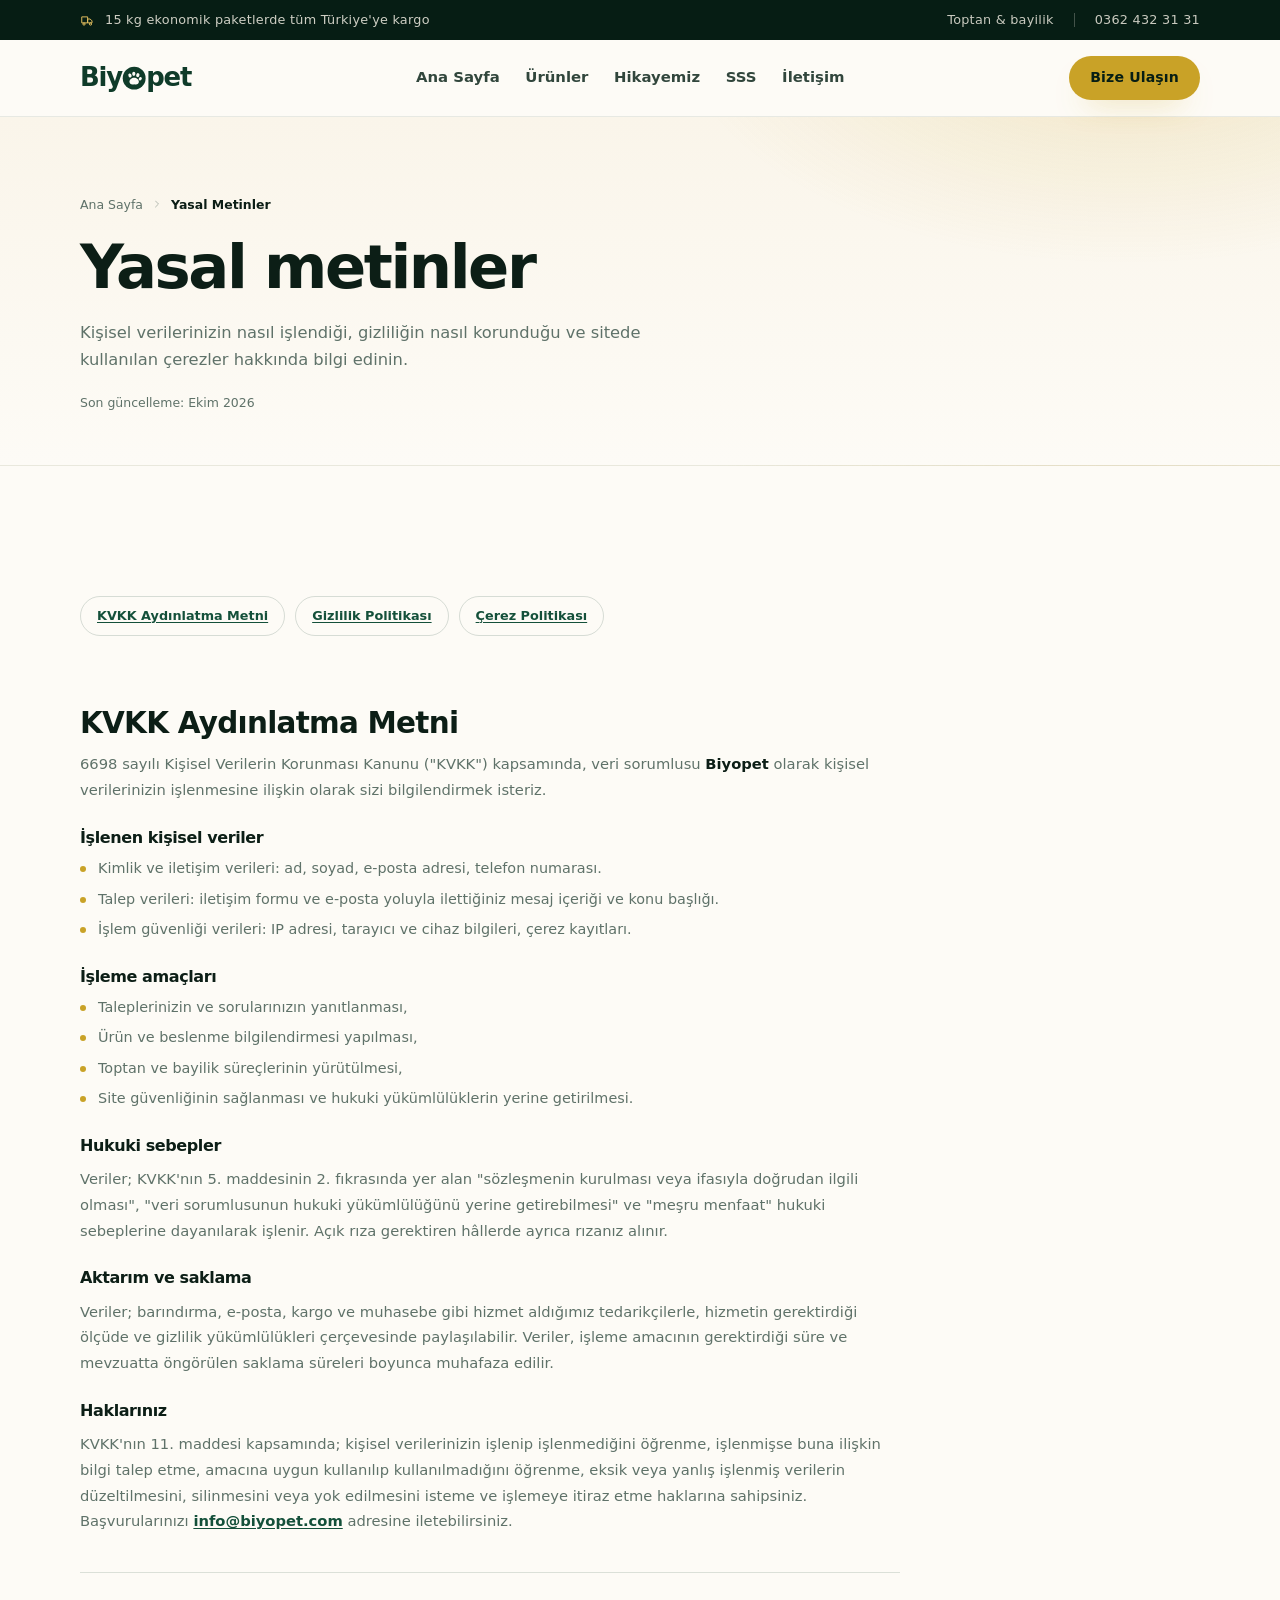
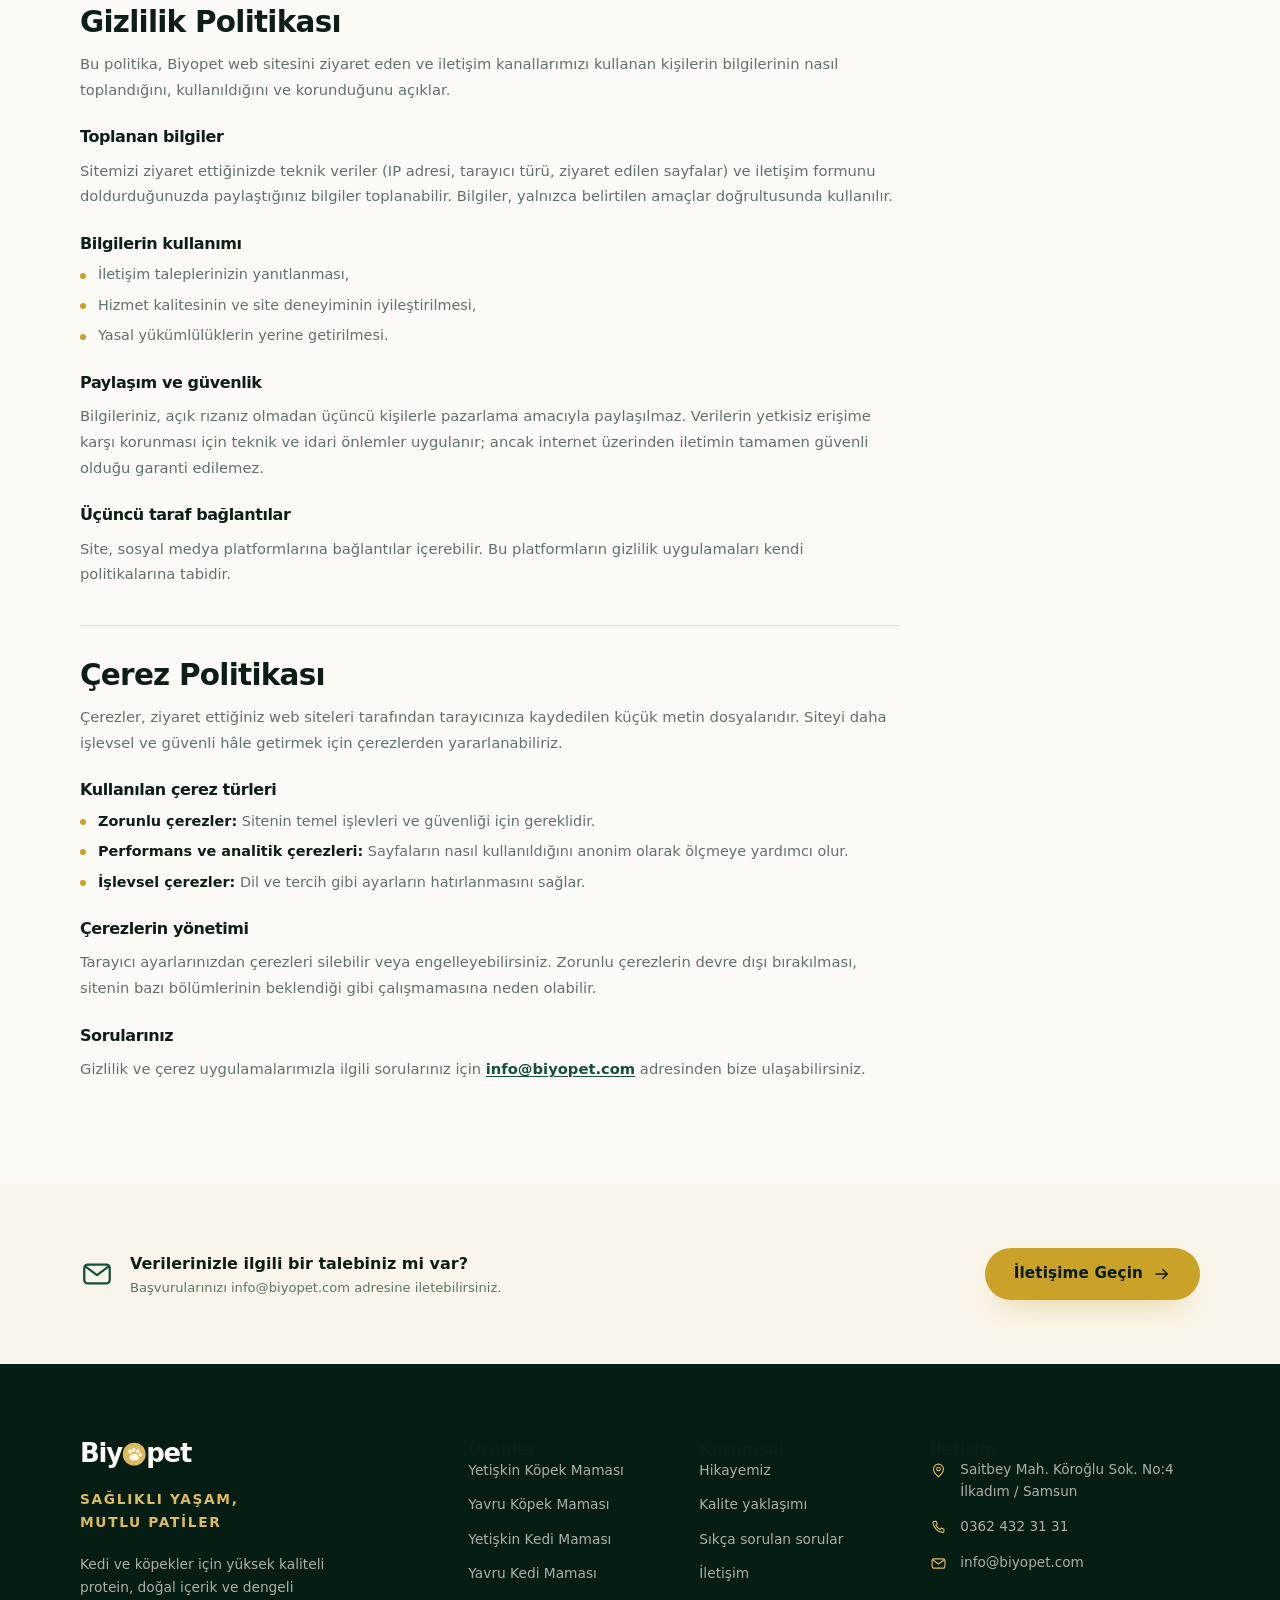
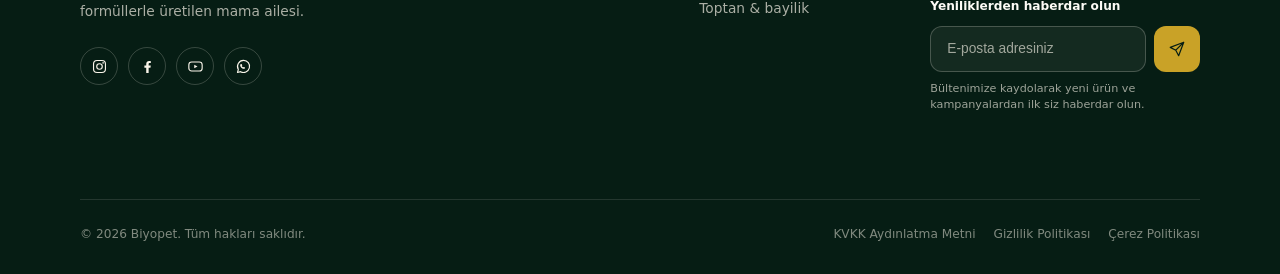
<file: yasal.html>
<!DOCTYPE html>
<html lang="tr">
<head>
  <meta charset="utf-8">
  <meta name="viewport" content="width=device-width, initial-scale=1">
  <script>document.documentElement.classList.add('js');</script>
  <title>Yasal Metinler | Biyopet</title>
  <meta name="description" content="Biyopet KVKK aydınlatma metni, gizlilik politikası ve çerez politikası.">
  <meta name="theme-color" content="#0F3B29">
  <link rel="icon" href="assets/img/favicon.svg" type="image/svg+xml">
  <link rel="stylesheet" href="assets/css/style.css">
  <meta property="og:type" content="website">
  <meta property="og:locale" content="tr_TR">
  <meta property="og:site_name" content="Biyopet">
  <meta property="og:title" content="Yasal Metinler | Biyopet">
  <meta property="og:description" content="Biyopet KVKK aydınlatma metni, gizlilik politikası ve çerez politikası.">
  <meta property="og:image" content="assets/img/opt/urun-kopek-yetiskin-kuzu-pirinc-1100.png">
  <script type="application/ld+json">
  {
    "@context": "https://schema.org",
    "@type": "Organization",
    "name": "Biyopet",
    "slogan": "Sağlıklı Yaşam, Mutlu Patiler",
    "description": "Kedi ve köpekler için yüksek kaliteli protein ve doğal içeriklerle üretilen mama markası.",
    "email": "info@biyopet.com",
    "telephone": "+90 850 000 00 00",
    "address": { "@type": "PostalAddress", "addressLocality": "İstanbul", "addressCountry": "TR" }
  }
  </script>
</head>
<body>
  <a class="skip-link" href="#icerik">İçeriğe geç</a>

  <!-- İkon kütüphanesi -->
  <svg xmlns="http://www.w3.org/2000/svg" style="display:none" aria-hidden="true">
    <symbol id="i-paw" viewBox="0 0 24 24"><g fill="currentColor"><ellipse cx="7.4" cy="8.1" rx="2.1" ry="2.9" transform="rotate(-16 7.4 8.1)"/><ellipse cx="12" cy="6.5" rx="2.1" ry="3"/><ellipse cx="16.6" cy="8.1" rx="2.1" ry="2.9" transform="rotate(16 16.6 8.1)"/><ellipse cx="19.7" cy="12.1" rx="1.9" ry="2.6" transform="rotate(30 19.7 12.1)"/><path d="M12 11.2c3.4 0 6.4 2.6 6.4 5.5 0 2.3-1.8 3.6-4.3 3.6-1 0-1.5-.4-2.1-.4s-1.1.4-2.1.4c-2.5 0-4.3-1.3-4.3-3.6 0-2.9 3-5.5 6.4-5.5Z"/></g></symbol>
    <symbol id="i-leaf" viewBox="0 0 24 24"><path d="M20.6 3.4C11.4 3 4.8 7.6 3.3 17.5c-.1.9.7 1.7 1.6 1.6C15 17.7 20.2 12.2 20.6 3.4Z" fill="currentColor"/><path d="M3.7 20.7c2.4-5.9 6.3-9.9 12-12.6" stroke="currentColor" stroke-width="1.4" stroke-linecap="round" fill="none"/></symbol>
    <symbol id="i-egg" viewBox="0 0 24 24"><path d="M12 3c3.5 0 6.5 5.2 6.5 9.2A6.5 6.5 0 0 1 12 21a6.5 6.5 0 0 1-6.5-8.8C5.5 8.2 8.5 3 12 3Z" stroke="currentColor" stroke-width="1.6" fill="none"/><path d="M9 14c.6 1.4 1.7 2.2 3 2.2" stroke="currentColor" stroke-width="1.4" stroke-linecap="round" fill="none"/></symbol>
    <symbol id="i-flask" viewBox="0 0 24 24"><path d="M9.4 3h5.2M10.4 3v5.3L5.8 17a2.5 2.5 0 0 0 2.1 3.8h8.2a2.5 2.5 0 0 0 2.1-3.8l-4.6-8.7V3" stroke="currentColor" stroke-width="1.6" stroke-linecap="round" stroke-linejoin="round" fill="none"/><path d="M7.8 15.4h8.4" stroke="currentColor" stroke-width="1.6" stroke-linecap="round"/></symbol>
    <symbol id="i-heart" viewBox="0 0 24 24"><path d="M20.8 8.6a5 5 0 0 0-8.8-3.2 5 5 0 0 0-8.8 3.2c0 5.2 8.8 10.6 8.8 10.6s8.8-5.4 8.8-10.6Z" stroke="currentColor" stroke-width="1.6" stroke-linejoin="round" fill="none"/><path d="M4.4 12.2h2.9l1.8-2.8 2.3 4.7 1.8-1.9h4.3" stroke="currentColor" stroke-width="1.4" stroke-linecap="round" stroke-linejoin="round" fill="none"/></symbol>
    <symbol id="i-shield" viewBox="0 0 24 24"><path d="M12 3l7 2.6v5.6c0 4.3-2.9 7.7-7 9.8-4.1-2.1-7-5.5-7-9.8V5.6L12 3Z" stroke="currentColor" stroke-width="1.6" stroke-linejoin="round" fill="none"/><path d="m8.8 11.8 2.2 2.2 4.2-4.2" stroke="currentColor" stroke-width="1.7" stroke-linecap="round" stroke-linejoin="round" fill="none"/></symbol>
    <symbol id="i-check" viewBox="0 0 24 24"><path d="m5 12.5 4.5 4.5L19 7" stroke="currentColor" stroke-width="2" stroke-linecap="round" stroke-linejoin="round" fill="none"/></symbol>
    <symbol id="i-arrow" viewBox="0 0 24 24"><path d="M4 12h15M13 6l6 6-6 6" stroke="currentColor" stroke-width="1.8" stroke-linecap="round" stroke-linejoin="round" fill="none"/></symbol>
    <symbol id="i-chevron" viewBox="0 0 24 24"><path d="m9 6 6 6-6 6" stroke="currentColor" stroke-width="1.8" stroke-linecap="round" stroke-linejoin="round" fill="none"/></symbol>
    <symbol id="i-bone" viewBox="0 0 24 24"><path d="M7.8 16.2a3 3 0 1 0-3.9 3.9 3 3 0 1 0 3.9-3.9l8.4-8.4a3 3 0 1 0 3.9-3.9 3 3 0 1 0-3.9 3.9l-8.4 8.4Z" stroke="currentColor" stroke-width="1.6" stroke-linejoin="round" fill="none"/></symbol>
    <symbol id="i-box" viewBox="0 0 24 24"><path d="M3.6 8.2 12 3.7l8.4 4.5v7.6L12 20.3l-8.4-4.5V8.2Z" stroke="currentColor" stroke-width="1.6" stroke-linejoin="round" fill="none"/><path d="m3.6 8.2 8.4 4.5 8.4-4.5M12 12.7v7.6" stroke="currentColor" stroke-width="1.6" stroke-linejoin="round" fill="none"/></symbol>
    <symbol id="i-truck" viewBox="0 0 24 24"><path d="M2.8 6.2h9.4v9.6H2.8zM12.2 9.6h4l3 3v3.2h-7z" stroke="currentColor" stroke-width="1.6" stroke-linejoin="round" fill="none"/><circle cx="6.4" cy="17.6" r="1.8" stroke="currentColor" stroke-width="1.6" fill="none"/><circle cx="16.8" cy="17.6" r="1.8" stroke="currentColor" stroke-width="1.6" fill="none"/></symbol>
    <symbol id="i-pin" viewBox="0 0 24 24"><path d="M12 21s7-6.2 7-11a7 7 0 1 0-14 0c0 4.8 7 11 7 11Z" stroke="currentColor" stroke-width="1.6" stroke-linejoin="round" fill="none"/><circle cx="12" cy="10" r="2.6" stroke="currentColor" stroke-width="1.6" fill="none"/></symbol>
    <symbol id="i-phone" viewBox="0 0 24 24"><path d="M6.4 3.4h2.3l1.5 3.8-1.9 1.5a12.6 12.6 0 0 0 6.1 6.1l1.5-1.9 3.8 1.5v2.3a2.2 2.2 0 0 1-2.4 2.2A17.2 17.2 0 0 1 4.2 5.8a2.2 2.2 0 0 1 2.2-2.4Z" stroke="currentColor" stroke-width="1.6" stroke-linejoin="round" fill="none"/></symbol>
    <symbol id="i-mail" viewBox="0 0 24 24"><rect x="3" y="5.4" width="18" height="13.2" rx="2.4" stroke="currentColor" stroke-width="1.6" fill="none"/><path d="m4.2 7 7.8 5.8L19.8 7" stroke="currentColor" stroke-width="1.6" stroke-linecap="round" stroke-linejoin="round" fill="none"/></symbol>
    <symbol id="i-clock" viewBox="0 0 24 24"><circle cx="12" cy="12" r="8.6" stroke="currentColor" stroke-width="1.6" fill="none"/><path d="M12 7.4V12l3.2 2" stroke="currentColor" stroke-width="1.6" stroke-linecap="round" stroke-linejoin="round" fill="none"/></symbol>
    <symbol id="i-send" viewBox="0 0 24 24"><path d="M21 3 10.4 13.6M21 3l-6.8 18-3.8-7.4L3 9.8 21 3Z" stroke="currentColor" stroke-width="1.6" stroke-linejoin="round" fill="none"/></symbol>
    <symbol id="i-info" viewBox="0 0 24 24"><circle cx="12" cy="12" r="8.6" stroke="currentColor" stroke-width="1.6" fill="none"/><path d="M12 11v5.2M12 7.9v.1" stroke="currentColor" stroke-width="1.8" stroke-linecap="round"/></symbol>
    <symbol id="i-sparkle" viewBox="0 0 24 24"><path d="M12 3.2l1.9 5.4 5.4 1.9-5.4 1.9L12 17.8l-1.9-5.4-5.4-1.9 5.4-1.9L12 3.2Z" stroke="currentColor" stroke-width="1.5" stroke-linejoin="round" fill="none"/><path d="M18.8 15.2l.8 2.2 2.2.8-2.2.8-.8 2.2-.8-2.2-2.2-.8 2.2-.8.8-2.2Z" fill="currentColor"/></symbol>
    <symbol id="i-factory" viewBox="0 0 24 24"><path d="M3 20V10.2l5 3V9l5 3V6.6l5 3V20H3Z" stroke="currentColor" stroke-width="1.6" stroke-linejoin="round" fill="none"/><path d="M6.4 20v-3.2M11 20v-3.2M15.8 20v-3.2" stroke="currentColor" stroke-width="1.6" stroke-linecap="round"/><path d="M17.4 6.6V3.4h3.2v17" stroke="currentColor" stroke-width="1.6" stroke-linejoin="round" fill="none"/></symbol>
    <symbol id="i-seed" viewBox="0 0 24 24"><path d="M12 21c0-6 2.4-10.4 7-13" stroke="currentColor" stroke-width="1.6" stroke-linecap="round" fill="none"/><path d="M12 13.4C9.2 12.8 7 10.6 6.6 7.4c3.4.1 5.6 2.2 6.5 5.4" stroke="currentColor" stroke-width="1.6" stroke-linejoin="round" fill="none"/><path d="M13.4 17.6c2.9-.3 5.2-2.2 5.8-5.2-3.2 0-5.3 1.8-6.2 4.8" stroke="currentColor" stroke-width="1.6" stroke-linejoin="round" fill="none"/></symbol>
    <symbol id="i-instagram" viewBox="0 0 24 24"><rect x="3.6" y="3.6" width="16.8" height="16.8" rx="5" stroke="currentColor" stroke-width="1.6" fill="none"/><circle cx="12" cy="12" r="3.9" stroke="currentColor" stroke-width="1.6" fill="none"/><circle cx="17.1" cy="6.9" r="1.1" fill="currentColor"/></symbol>
    <symbol id="i-facebook" viewBox="0 0 24 24"><path d="M13.6 21v-7.4h2.6l.4-3h-3V8.7c0-.9.3-1.5 1.6-1.5h1.5V4.5c-.3 0-1.3-.1-2.4-.1-2.4 0-4.1 1.5-4.1 4.2v2h-2.6v3h2.6V21h3.4Z" fill="currentColor"/></symbol>
    <symbol id="i-youtube" viewBox="0 0 24 24"><rect x="2.6" y="5.6" width="18.8" height="12.8" rx="4" stroke="currentColor" stroke-width="1.6" fill="none"/><path d="m10.2 9.4 4.6 2.6-4.6 2.6V9.4Z" fill="currentColor"/></symbol>
    <symbol id="i-whatsapp" viewBox="0 0 24 24"><path d="M12 3.4a8.5 8.5 0 0 0-7.3 12.8L3.5 20.5l4.4-1.2A8.5 8.5 0 1 0 12 3.4Z" stroke="currentColor" stroke-width="1.6" stroke-linejoin="round" fill="none"/><path d="M8.9 8.4c-.4 0-.7.2-1 .5-.4.4-.7 1-.6 1.7.2 1.6 1.2 3 2.6 3.9 1 .7 2 .9 2.7.8.7-.1 1.2-.5 1.4-1 .2-.4.2-.8 0-1l-1.4-.7c-.2-.1-.5 0-.7.2l-.4.5c-.9-.4-1.6-1.1-2-2l.5-.4c.2-.2.3-.4.2-.7l-.7-1.4c-.1-.2-.3-.4-.6-.4Z" fill="currentColor"/></symbol>
  </svg>

  <header class="site-header" id="site-header">
    <div class="announce">
      <div class="container announce__inner">
        <p>
          <svg aria-hidden="true"><use href="#i-truck"/></svg>
          15 kg ekonomik paketlerde tüm Türkiye'ye kargo
        </p>
        <div class="announce__links">
          <a href="iletisim.html">Toptan &amp; bayilik</a>
          <span class="sep" aria-hidden="true"></span>
          <a href="tel:+903624323131">0362 432 31 31</a>
        </div>
      </div>
    </div>
    <div class="nav-shell">
      <div class="container nav">
        <a class="brand" href="index.html" aria-label="Biyopet ana sayfa">
          <span aria-hidden="true">Biy</span>
          <svg class="brand__mark" viewBox="0 0 64 64" aria-hidden="true">
            <circle cx="32" cy="32" r="30" fill="currentColor"/>
            <g fill="#FDFBF6">
              <ellipse cx="21" cy="25" rx="4.2" ry="5.4" transform="rotate(-18 21 25)"/>
              <ellipse cx="31" cy="20.5" rx="4.2" ry="5.6"/>
              <ellipse cx="41.5" cy="24" rx="4.2" ry="5.4" transform="rotate(18 41.5 24)"/>
              <ellipse cx="48" cy="33.5" rx="3.8" ry="4.8" transform="rotate(34 48 33.5)"/>
              <path d="M32 31c6.6 0 12.4 5 12.4 10.6 0 4.4-3.4 6.9-8.2 6.9-2 0-3.1-.7-4.2-.7s-2.2.7-4.2.7c-4.8 0-8.2-2.5-8.2-6.9C19.6 36 25.4 31 32 31Z"/>
            </g>
          </svg>
          <span aria-hidden="true">pet</span>
        </a>

        <nav class="nav__links" id="nav-links" aria-label="Ana menü">
          <a class="nav__link" href="index.html">Ana Sayfa</a>
          <a class="nav__link" href="urunler.html">Ürünler</a>
          <a class="nav__link" href="hikayemiz.html">Hikayemiz</a>
          <a class="nav__link" href="index.html#sss">SSS</a>
          <a class="nav__link" href="iletisim.html">İletişim</a>
        </nav>

        <div class="nav__actions">
          <a class="btn btn--sm btn--primary" href="iletisim.html">Bize Ulaşın</a>
          <button class="nav__toggle" id="nav-toggle" aria-expanded="false" aria-controls="nav-links" aria-label="Menüyü aç/kapat">
            <span></span>
          </button>
        </div>
      </div>
    </div>
  </header>

  <main id="icerik">
    <section class="page-hero">
      <div class="container">
        <nav class="breadcrumb" aria-label="Site yolu">
          <a href="index.html">Ana Sayfa</a>
          <svg aria-hidden="true"><use href="#i-chevron"/></svg>
          <span aria-current="page">Yasal Metinler</span>
        </nav>
        <div class="page-hero__inner">
          <h1>Yasal metinler</h1>
          <p class="page-hero__lead">
            Kişisel verilerinizin nasıl işlendiği, gizliliğin nasıl korunduğu ve sitede
            kullanılan çerezler hakkında bilgi edinin.
          </p>
          <p class="legal__updated">Son güncelleme: Ekim 2026</p>
        </div>
      </div>
    </section>

    <section class="section">
      <div class="container">
        <div class="legal">
          <nav class="legal__toc" aria-label="Yasal metin başlıkları">
            <a href="#kvkk">KVKK Aydınlatma Metni</a>
            <a href="#gizlilik">Gizlilik Politikası</a>
            <a href="#cerez">Çerez Politikası</a>
          </nav>

          <article id="kvkk">
            <h2>KVKK Aydınlatma Metni</h2>
            <p>
              6698 sayılı Kişisel Verilerin Korunması Kanunu ("KVKK") kapsamında, veri sorumlusu
              <strong>Biyopet</strong> olarak kişisel verilerinizin işlenmesine ilişkin olarak
              sizi bilgilendirmek isteriz.
            </p>

            <h3>İşlenen kişisel veriler</h3>
            <ul>
              <li>Kimlik ve iletişim verileri: ad, soyad, e-posta adresi, telefon numarası.</li>
              <li>Talep verileri: iletişim formu ve e-posta yoluyla ilettiğiniz mesaj içeriği ve konu başlığı.</li>
              <li>İşlem güvenliği verileri: IP adresi, tarayıcı ve cihaz bilgileri, çerez kayıtları.</li>
            </ul>

            <h3>İşleme amaçları</h3>
            <ul>
              <li>Taleplerinizin ve sorularınızın yanıtlanması,</li>
              <li>Ürün ve beslenme bilgilendirmesi yapılması,</li>
              <li>Toptan ve bayilik süreçlerinin yürütülmesi,</li>
              <li>Site güvenliğinin sağlanması ve hukuki yükümlülüklerin yerine getirilmesi.</li>
            </ul>

            <h3>Hukuki sebepler</h3>
            <p>
              Veriler; KVKK'nın 5. maddesinin 2. fıkrasında yer alan "sözleşmenin kurulması veya
              ifasıyla doğrudan ilgili olması", "veri sorumlusunun hukuki yükümlülüğünü yerine
              getirebilmesi" ve "meşru menfaat" hukuki sebeplerine dayanılarak işlenir. Açık rıza
              gerektiren hâllerde ayrıca rızanız alınır.
            </p>

            <h3>Aktarım ve saklama</h3>
            <p>
              Veriler; barındırma, e-posta, kargo ve muhasebe gibi hizmet aldığımız tedarikçilerle,
              hizmetin gerektirdiği ölçüde ve gizlilik yükümlülükleri çerçevesinde paylaşılabilir.
              Veriler, işleme amacının gerektirdiği süre ve mevzuatta öngörülen saklama süreleri
              boyunca muhafaza edilir.
            </p>

            <h3>Haklarınız</h3>
            <p>KVKK'nın 11. maddesi kapsamında; kişisel verilerinizin işlenip işlenmediğini öğrenme,
              işlenmişse buna ilişkin bilgi talep etme, amacına uygun kullanılıp kullanılmadığını
              öğrenme, eksik veya yanlış işlenmiş verilerin düzeltilmesini, silinmesini veya yok
              edilmesini isteme ve işlemeye itiraz etme haklarına sahipsiniz. Başvurularınızı
              <a href="mailto:info@biyopet.com">info@biyopet.com</a> adresine iletebilirsiniz.</p>
          </article>

          <article id="gizlilik">
            <h2>Gizlilik Politikası</h2>
            <p>
              Bu politika, Biyopet web sitesini ziyaret eden ve iletişim kanallarımızı kullanan
              kişilerin bilgilerinin nasıl toplandığını, kullanıldığını ve korunduğunu açıklar.
            </p>

            <h3>Toplanan bilgiler</h3>
            <p>
              Sitemizi ziyaret ettiğinizde teknik veriler (IP adresi, tarayıcı türü, ziyaret
              edilen sayfalar) ve iletişim formunu doldurduğunuzda paylaştığınız bilgiler
              toplanabilir. Bilgiler, yalnızca belirtilen amaçlar doğrultusunda kullanılır.
            </p>

            <h3>Bilgilerin kullanımı</h3>
            <ul>
              <li>İletişim taleplerinizin yanıtlanması,</li>
              <li>Hizmet kalitesinin ve site deneyiminin iyileştirilmesi,</li>
              <li>Yasal yükümlülüklerin yerine getirilmesi.</li>
            </ul>

            <h3>Paylaşım ve güvenlik</h3>
            <p>
              Bilgileriniz, açık rızanız olmadan üçüncü kişilerle pazarlama amacıyla paylaşılmaz.
              Verilerin yetkisiz erişime karşı korunması için teknik ve idari önlemler uygulanır;
              ancak internet üzerinden iletimin tamamen güvenli olduğu garanti edilemez.
            </p>

            <h3>Üçüncü taraf bağlantılar</h3>
            <p>
              Site, sosyal medya platformlarına bağlantılar içerebilir. Bu platformların gizlilik
              uygulamaları kendi politikalarına tabidir.
            </p>
          </article>

          <article id="cerez">
            <h2>Çerez Politikası</h2>
            <p>
              Çerezler, ziyaret ettiğiniz web siteleri tarafından tarayıcınıza kaydedilen küçük
              metin dosyalarıdır. Siteyi daha işlevsel ve güvenli hâle getirmek için çerezlerden
              yararlanabiliriz.
            </p>

            <h3>Kullanılan çerez türleri</h3>
            <ul>
              <li><strong>Zorunlu çerezler:</strong> Sitenin temel işlevleri ve güvenliği için gereklidir.</li>
              <li><strong>Performans ve analitik çerezleri:</strong> Sayfaların nasıl kullanıldığını anonim olarak ölçmeye yardımcı olur.</li>
              <li><strong>İşlevsel çerezler:</strong> Dil ve tercih gibi ayarların hatırlanmasını sağlar.</li>
            </ul>

            <h3>Çerezlerin yönetimi</h3>
            <p>
              Tarayıcı ayarlarınızdan çerezleri silebilir veya engelleyebilirsiniz. Zorunlu
              çerezlerin devre dışı bırakılması, sitenin bazı bölümlerinin beklendiği gibi
              çalışmamasına neden olabilir.
            </p>

            <h3>Sorularınız</h3>
            <p>
              Gizlilik ve çerez uygulamalarımızla ilgili sorularınız için
              <a href="mailto:info@biyopet.com">info@biyopet.com</a> adresinden bize ulaşabilirsiniz.
            </p>
          </article>
        </div>
      </div>
    </section>

    <section class="section section--cream section--tight">
      <div class="container">
        <div class="band__inner" style="padding:0">
          <div class="band__text">
            <svg aria-hidden="true"><use href="#i-mail"/></svg>
            <div>
              <strong>Verilerinizle ilgili bir talebiniz mi var?</strong>
              <span>Başvurularınızı info@biyopet.com adresine iletebilirsiniz.</span>
            </div>
          </div>
          <a class="btn btn--primary" href="iletisim.html">İletişime Geçin<svg aria-hidden="true"><use href="#i-arrow"/></svg></a>
        </div>
      </div>
    </section>
  </main>

  <footer class="site-footer">
    <div class="container">
      <div class="footer__grid">
        <div class="footer__brand">
          <a class="brand brand--light" href="index.html" aria-label="Biyopet ana sayfa">
            <span aria-hidden="true">Biy</span>
            <svg class="brand__mark" viewBox="0 0 64 64" aria-hidden="true">
              <circle cx="32" cy="32" r="30" fill="currentColor"/>
              <g fill="#FBF7EF">
                <ellipse cx="21" cy="25" rx="4.2" ry="5.4" transform="rotate(-18 21 25)"/>
                <ellipse cx="31" cy="20.5" rx="4.2" ry="5.6"/>
                <ellipse cx="41.5" cy="24" rx="4.2" ry="5.4" transform="rotate(18 41.5 24)"/>
                <ellipse cx="48" cy="33.5" rx="3.8" ry="4.8" transform="rotate(34 48 33.5)"/>
                <path d="M32 31c6.6 0 12.4 5 12.4 10.6 0 4.4-3.4 6.9-8.2 6.9-2 0-3.1-.7-4.2-.7s-2.2.7-4.2.7c-4.8 0-8.2-2.5-8.2-6.9C19.6 36 25.4 31 32 31Z"/>
              </g>
            </svg>
            <span aria-hidden="true">pet</span>
          </a>
          <p class="footer__slogan">Sağlıklı yaşam,<br>mutlu patiler</p>
          <p>Kedi ve köpekler için yüksek kaliteli protein, doğal içerik ve dengeli formüllerle
            üretilen mama ailesi.</p>
          <div class="footer__social">
            <a href="https://www.instagram.com/" target="_blank" rel="noopener" aria-label="Biyopet Instagram (yeni sekmede açılır)"><svg aria-hidden="true"><use href="#i-instagram"/></svg></a>
            <a href="https://www.facebook.com/" target="_blank" rel="noopener" aria-label="Biyopet Facebook (yeni sekmede açılır)"><svg aria-hidden="true"><use href="#i-facebook"/></svg></a>
            <a href="https://www.youtube.com/" target="_blank" rel="noopener" aria-label="Biyopet YouTube (yeni sekmede açılır)"><svg aria-hidden="true"><use href="#i-youtube"/></svg></a>
            <a href="https://wa.me/908500000000" target="_blank" rel="noopener" aria-label="Biyopet WhatsApp (yeni sekmede açılır)"><svg aria-hidden="true"><use href="#i-whatsapp"/></svg></a>
          </div>
        </div>

        <div class="footer__col">
          <h3>Ürünler</h3>
          <nav class="footer__links" aria-label="Ürünler">
            <a href="urunler.html#kopek-yetiskin">Yetişkin Köpek Maması</a>
            <a href="urunler.html#kopek-yavru">Yavru Köpek Maması</a>
            <a href="urunler.html#kedi-yetiskin">Yetişkin Kedi Maması</a>
            <a href="urunler.html#kedi-yavru">Yavru Kedi Maması</a>
          </nav>
        </div>

        <div class="footer__col">
          <h3>Kurumsal</h3>
          <nav class="footer__links" aria-label="Kurumsal">
            <a href="hikayemiz.html">Hikayemiz</a>
            <a href="hikayemiz.html#kalite">Kalite yaklaşımı</a>
            <a href="index.html#sss">Sıkça sorulan sorular</a>
            <a href="iletisim.html">İletişim</a>
            <a href="iletisim.html?konu=bayilik#form">Toptan &amp; bayilik</a>
          </nav>
        </div>

        <div class="footer__col footer__col--news">
          <h3>İletişim</h3>
          <ul class="footer__contact">
            <li><svg aria-hidden="true"><use href="#i-pin"/></svg><span>Saitbey Mah. Köroğlu Sok. No:4<br>İlkadım / Samsun</span></li>
            <li><svg aria-hidden="true"><use href="#i-phone"/></svg><a href="tel:+903624323131">0362 432 31 31</a></li>
            <li><svg aria-hidden="true"><use href="#i-mail"/></svg><a href="mailto:info@biyopet.com">info@biyopet.com</a></li>
          </ul>
          <form class="newsletter" id="newsletter-form" novalidate>
            <label for="newsletter-email">Yeniliklerden haberdar olun</label>
            <div class="newsletter__row">
              <input id="newsletter-email" name="email" type="email" placeholder="E-posta adresiniz" autocomplete="email" required>
              <button type="submit" aria-label="Bültene kaydol">
                <svg aria-hidden="true"><use href="#i-send"/></svg>
              </button>
            </div>
            <p class="newsletter__note">Bültenimize kaydolarak yeni ürün ve kampanyalardan ilk siz haberdar olun.</p>
            <p class="newsletter__status" id="newsletter-status" role="status"></p>
          </form>
        </div>
      </div>

      <div class="footer__bottom">
        <p>© <span id="year">2026</span> Biyopet. Tüm hakları saklıdır.</p>
        <div class="footer__legal">
          <a href="yasal.html#kvkk">KVKK Aydınlatma Metni</a>
          <a href="yasal.html#gizlilik">Gizlilik Politikası</a>
          <a href="yasal.html#cerez">Çerez Politikası</a>
        </div>
      </div>
    </div>
  </footer>

  <script src="assets/js/main.js" defer></script>
</body>
</html>
</file>
<file: assets/css/style.css>
/* ==========================================================================
   Biyopet — Doğal Beslenme, Mutlu Patiler
   Tasarım sistemi: renkler, tipografi, bileşenler
   ========================================================================== */

:root {
  /* Marka renkleri (ambalaj paleti) */
  --green-950: #061D14;
  --green-900: #0A2A1D;
  --green-800: #0F3B29;
  --green-700: #14503A;
  --green-600: #1B6A4A;
  --green-500: #2C8560;

  --gold-700: #8A6812;
  --gold-600: #A57F1C;
  --gold-500: #C9A227;
  --gold-400: #DDBB5C;
  --gold-300: #EBD39B;
  --gold-200: #F1E3BE;
  --gold-100: #F7EED8;

  --cream-50: #FDFBF6;
  --cream-100: #FAF5EA;
  --cream-200: #F3EADA;
  --cream-300: #E7DAC2;

  --ink-900: #0C1E16;
  --ink-800: #16291F;
  --ink-700: #31463C;
  --ink-500: #5F7269;
  --ink-300: #9AA9A1;

  --white: #FFFFFF;
  --danger: #A8352B;

  --font-sans: "Segoe UI Variable Display", "Segoe UI", system-ui, -apple-system,
    "Helvetica Neue", Arial, sans-serif;
  --font-serif: Georgia, "Times New Roman", serif;

  --container: 1200px;
  --radius-sm: 14px;
  --radius-md: 22px;
  --radius-lg: 32px;
  --radius-xl: 44px;

  --shadow-sm: 0 2px 10px -4px rgba(9, 34, 24, 0.18);
  --shadow-md: 0 18px 40px -24px rgba(9, 34, 24, 0.32);
  --shadow-lg: 0 34px 80px -40px rgba(9, 34, 24, 0.45);

  --ease: cubic-bezier(0.22, 0.61, 0.36, 1);
  --header-h: 76px;
}

/* <picture> sarmalayıcısı düzeni bozmasın: görsel doğrudan kapsayıcının çocuğu olsun */
picture { display: contents; }

/* ---------- Reset ---------- */
*,
*::before,
*::after { box-sizing: border-box; }

html {
  -webkit-text-size-adjust: 100%;
  scroll-behavior: smooth;
  scroll-padding-top: calc(var(--header-h) + 56px);
}

body {
  margin: 0;
  font-family: var(--font-sans);
  font-size: 17px;
  line-height: 1.7;
  color: var(--ink-700);
  background: var(--cream-50);
  -webkit-font-smoothing: antialiased;
  overflow-x: hidden;
}

img { max-width: 100%; display: block; }
svg { display: block; }
a { color: inherit; text-decoration: none; }
button { font: inherit; color: inherit; }
ul, ol { margin: 0; padding: 0; list-style: none; }
p { margin: 0; }
h1, h2, h3, h4 { margin: 0; color: var(--ink-900); font-weight: 800; letter-spacing: -0.025em; line-height: 1.08; }
figure { margin: 0; }

:focus-visible {
  outline: 3px solid var(--green-900);
  outline-offset: 3px;
  border-radius: 6px;
  box-shadow: 0 0 0 6px rgba(253, 251, 246, 0.95);
}
.on-dark :focus-visible, .site-footer :focus-visible, .cta :focus-visible, .section--green :focus-visible {
  outline-color: var(--gold-300);
  box-shadow: 0 0 0 6px rgba(6, 29, 20, 0.85);
}

::selection { background: var(--gold-300); color: var(--green-900); }

/* ---------- Yardımcılar ---------- */
.container {
  width: 100%;
  max-width: var(--container);
  margin-inline: auto;
  padding-inline: clamp(20px, 4vw, 40px);
}

.section { padding-block: clamp(64px, 8vw, 118px); }
.section--tight { padding-block: clamp(44px, 5vw, 72px); }
.section--cream { background: var(--cream-100); }
.section--green { background: var(--green-900); color: var(--cream-200); }
.section--green h2, .section--green h3 { color: var(--cream-50); }

.skip-link {
  position: absolute;
  left: 16px;
  top: -80px;
  z-index: 200;
  background: var(--green-800);
  color: var(--cream-50);
  padding: 12px 20px;
  border-radius: 0 0 12px 12px;
  transition: top 0.2s var(--ease);
}
.skip-link:focus { top: 0; }

.sr-only {
  position: absolute;
  width: 1px; height: 1px;
  padding: 0; margin: -1px;
  overflow: hidden;
  clip: rect(0 0 0 0);
  white-space: nowrap;
  border: 0;
}

.hl {
  color: var(--green-700);
  position: relative;
  isolation: isolate;
  white-space: nowrap;
}
.hl::after {
  content: "";
  position: absolute;
  left: 0; right: 0; bottom: 0.04em;
  height: 0.28em;
  background: linear-gradient(90deg, var(--gold-300), rgba(235, 211, 155, 0.25));
  border-radius: 999px;
  z-index: -1;
}

.eyebrow {
  display: inline-flex;
  align-items: center;
  gap: 10px;
  font-size: 12px;
  font-weight: 700;
  letter-spacing: 0.2em;
  text-transform: uppercase;
  color: var(--gold-700);
}
.eyebrow::before {
  content: "";
  width: 26px;
  height: 2px;
  background: var(--gold-500);
  border-radius: 2px;
}

.section-head { max-width: 720px; }
.section-head--center { margin-inline: auto; text-align: center; }
.section-head--center .eyebrow { justify-content: center; }
.section-head h2 {
  margin-top: 18px;
  font-size: clamp(2rem, 3.6vw, 3.05rem);
}
.section-head__lead {
  margin-top: 20px;
  font-size: 1.05rem;
  color: var(--ink-500);
  max-width: 58ch;
}
.section-head--center .section-head__lead { margin-inline: auto; }
.section--green .section-head__lead { color: rgba(250, 245, 234, 0.72); }

/* ---------- Butonlar ---------- */
.btn {
  --btn-bg: var(--green-800);
  --btn-fg: var(--cream-50);
  display: inline-flex;
  align-items: center;
  justify-content: center;
  gap: 10px;
  min-height: 52px;
  padding: 0 28px;
  border: 1px solid transparent;
  border-radius: 999px;
  background: var(--btn-bg);
  color: var(--btn-fg);
  font-size: 0.95rem;
  font-weight: 700;
  letter-spacing: 0.01em;
  cursor: pointer;
  transition: transform 0.25s var(--ease), background-color 0.25s var(--ease),
    box-shadow 0.25s var(--ease), border-color 0.25s var(--ease), color 0.25s var(--ease);
  box-shadow: 0 12px 26px -18px rgba(9, 34, 24, 0.55);
}
.btn:hover { transform: translateY(-2px); }
.btn:active { transform: translateY(0); }
.btn svg { width: 18px; height: 18px; flex: none; }

.btn--primary {
  --btn-bg: var(--gold-500);
  --btn-fg: var(--green-950);
  box-shadow: 0 16px 30px -18px rgba(201, 162, 39, 0.7);
}
.btn--primary:hover { --btn-bg: var(--gold-400); }

.btn--ghost {
  --btn-bg: transparent;
  --btn-fg: var(--green-800);
  border-color: rgba(15, 59, 41, 0.22);
  box-shadow: none;
}
.btn--ghost:hover { background: rgba(15, 59, 41, 0.06); border-color: rgba(15, 59, 41, 0.38); }

.btn--light {
  --btn-bg: var(--cream-50);
  --btn-fg: var(--green-900);
}
.btn--light:hover { --btn-bg: #fff; }

.btn--outline-light {
  --btn-bg: transparent;
  --btn-fg: var(--cream-50);
  border-color: rgba(250, 245, 234, 0.4);
  box-shadow: none;
}
.btn--outline-light:hover { background: rgba(250, 245, 234, 0.1); border-color: var(--cream-200); }

.btn--sm { min-height: 44px; padding: 0 20px; font-size: 0.88rem; }

.link-arrow {
  display: inline-flex;
  align-items: center;
  gap: 8px;
  font-weight: 700;
  font-size: 0.92rem;
  color: var(--green-800);
}
.link-arrow svg { width: 16px; height: 16px; transition: transform 0.25s var(--ease); }
.link-arrow:hover svg { transform: translateX(4px); }

/* ---------- Duyuru çubuğu ---------- */
.announce {
  background: var(--green-950);
  color: rgba(250, 245, 234, 0.82);
  font-size: 0.8rem;
  letter-spacing: 0.02em;
}
.announce__inner {
  display: flex;
  align-items: center;
  justify-content: space-between;
  gap: 18px;
  min-height: 40px;
  padding-block: 8px;
}
.announce p { display: inline-flex; align-items: center; gap: 10px; }
.announce svg { width: 15px; height: 15px; color: var(--gold-400); }
.announce__links { display: flex; align-items: center; gap: 20px; }
.announce a { color: rgba(250, 245, 234, 0.8); transition: color 0.2s var(--ease); }
.announce a:hover { color: var(--gold-300); }
.announce__links .sep { width: 1px; height: 14px; background: rgba(250, 245, 234, 0.25); }

/* ---------- Üst menü ---------- */
.site-header { position: sticky; top: 0; z-index: 100; }
.nav-shell {
  background: rgba(253, 251, 246, 0.88);
  backdrop-filter: blur(14px) saturate(140%);
  border-bottom: 1px solid rgba(15, 59, 41, 0.09);
  transition: box-shadow 0.3s var(--ease), background-color 0.3s var(--ease);
}
.site-header.is-stuck .nav-shell {
  background: rgba(253, 251, 246, 0.96);
  box-shadow: 0 18px 40px -32px rgba(9, 34, 24, 0.55);
}
.nav {
  display: flex;
  align-items: center;
  justify-content: space-between;
  gap: 24px;
  min-height: var(--header-h);
}

.brand {
  display: inline-flex;
  align-items: center;
  gap: 0;
  color: var(--green-800);
  font-size: 1.62rem;
  font-weight: 800;
  letter-spacing: -0.045em;
  line-height: 1;
  flex: none;
}
.brand__mark {
  width: 0.94em;
  height: 0.94em;
  color: var(--green-800);
  flex: none;
  margin-inline: -0.015em 0.005em;
}
.brand__leaf { display: none; }
.brand--light { color: var(--cream-50); }
.brand--light .brand__mark { color: var(--gold-400); }

.nav__links { display: flex; align-items: center; gap: clamp(14px, 2vw, 30px); }
.nav__link {
  position: relative;
  font-size: 0.93rem;
  font-weight: 600;
  color: var(--ink-700);
  padding-block: 8px;
  transition: color 0.2s var(--ease);
}
.nav__link::after {
  content: "";
  position: absolute;
  left: 0; right: 0; bottom: 2px;
  height: 2px;
  background: var(--gold-500);
  border-radius: 2px;
  transform: scaleX(0);
  transform-origin: left;
  transition: transform 0.3s var(--ease);
}
.nav__link:hover { color: var(--green-800); }
.nav__link:hover::after, .nav__link.is-active::after { transform: scaleX(1); }
.nav__link.is-active { color: var(--green-800); font-weight: 700; }

.nav__actions { display: flex; align-items: center; gap: 12px; }
.nav__toggle {
  display: none;
  width: 46px; height: 46px;
  align-items: center;
  justify-content: center;
  border: 1px solid rgba(15, 59, 41, 0.16);
  border-radius: 14px;
  background: transparent;
  cursor: pointer;
}
.nav__toggle span {
  position: relative;
  width: 18px; height: 2px;
  background: var(--green-800);
  border-radius: 2px;
  transition: transform 0.25s var(--ease), background-color 0.25s var(--ease);
}
.nav__toggle span::before, .nav__toggle span::after {
  content: "";
  position: absolute; left: 0;
  width: 18px; height: 2px;
  background: var(--green-800);
  border-radius: 2px;
  transition: transform 0.25s var(--ease), opacity 0.2s var(--ease);
}
.nav__toggle span::before { top: -6px; }
.nav__toggle span::after { top: 6px; }
.nav__toggle[aria-expanded="true"] span { background: transparent; }
.nav__toggle[aria-expanded="true"] span::before { transform: translateY(6px) rotate(45deg); }
.nav__toggle[aria-expanded="true"] span::after { transform: translateY(-6px) rotate(-45deg); }

/* ---------- Hero ---------- */
.hero {
  position: relative;
  padding-block: clamp(30px, 4vw, 56px) clamp(56px, 7vw, 96px);
  background:
    radial-gradient(900px 520px at 92% -10%, rgba(201, 162, 39, 0.16), transparent 65%),
    radial-gradient(700px 500px at 0% 100%, rgba(27, 106, 74, 0.08), transparent 60%),
    var(--cream-50);
  overflow: clip;
}
.hero__inner {
  display: grid;
  grid-template-columns: 1.04fr 0.96fr;
  align-items: center;
  gap: clamp(28px, 5vw, 72px);
}
.hero__copy { position: relative; z-index: 2; }
.hero__title {
  margin-top: 22px;
  font-size: clamp(2.7rem, 5.3vw, 4.5rem);
  letter-spacing: -0.045em;
}
.hero__title .hl { color: var(--green-700); }
.hero__lead {
  margin-top: 24px;
  font-size: clamp(1.02rem, 1.35vw, 1.16rem);
  color: var(--ink-500);
  max-width: 50ch;
}
.hero__cta { display: flex; flex-wrap: wrap; gap: 14px; margin-top: 34px; }

.hero__badges {
  display: flex;
  flex-wrap: wrap;
  gap: 10px 22px;
  margin-top: 34px;
  padding-top: 26px;
  border-top: 1px solid rgba(15, 59, 41, 0.12);
}
.hero__badges li {
  display: inline-flex;
  align-items: center;
  gap: 9px;
  font-size: 0.84rem;
  font-weight: 600;
  color: var(--ink-700);
}
.hero__badges svg { width: 17px; height: 17px; color: var(--green-600); }

.hero__visual { position: relative; display: flex; justify-content: center; }
.hero__arch {
  position: relative;
  isolation: isolate;
  width: min(100%, 480px);
  aspect-ratio: 0.86;
  border-radius: 999px 999px 40px 40px;
  background:
    radial-gradient(120% 90% at 50% 0%, #1D5B41 0%, #0F3B29 48%, #08271B 100%);
  box-shadow: var(--shadow-lg), inset 0 1px 0 rgba(255, 255, 255, 0.12);
  display: flex;
  align-items: flex-end;
  justify-content: center;
  padding: 0 26px 0;
  overflow: hidden;
}
.hero__arch::before {
  content: "";
  position: absolute;
  inset: 0;
  background-image: url("data:image/svg+xml,%3Csvg xmlns='http://www.w3.org/2000/svg' width='140' height='140' viewBox='0 0 140 140'%3E%3Cg fill='%23FBF7EF' fill-opacity='0.055'%3E%3Cellipse cx='56' cy='52' rx='8' ry='10'/%3E%3Cellipse cx='76' cy='46' rx='8' ry='10'/%3E%3Cellipse cx='94' cy='56' rx='8' ry='10'/%3E%3Cpath d='M76 66c13 0 24 10 24 21 0 9-7 14-16 14-4 0-6-1-8-1s-4 1-8 1c-9 0-16-5-16-14 0-11 11-21 24-21z'/%3E%3C/g%3E%3C/svg%3E");
  opacity: 0.9;
  z-index: -1;
}
.hero__arch::after {
  content: "";
  position: absolute;
  inset: 26px 26px auto;
  height: 46%;
  border-radius: 999px 999px 0 0;
  border: 1px solid rgba(235, 211, 155, 0.28);
  border-bottom: none;
  pointer-events: none;
}
.hero__product {
  position: relative;
  z-index: 1;
  width: auto;
  height: 92%;
  max-width: 100%;
  object-fit: contain;
  transform: translateY(12px);
}
.hero__glow {
  position: absolute;
  left: 50%; bottom: 6%;
  width: 72%;
  aspect-ratio: 1;
  transform: translateX(-50%);
  background: radial-gradient(circle, rgba(235, 211, 155, 0.35), transparent 68%);
  filter: blur(22px);
  z-index: 0;
}

.hero__tag {
  position: absolute;
  z-index: 3;
  display: inline-flex;
  align-items: center;
  gap: 10px;
  background: var(--white);
  border: 1px solid rgba(15, 59, 41, 0.08);
  border-radius: 18px;
  padding: 12px 16px;
  box-shadow: var(--shadow-md);
  font-size: 0.82rem;
  font-weight: 700;
  color: var(--green-900);
  animation: floaty 7s ease-in-out infinite;
}
.hero__tag small { display: block; font-size: 0.68rem; font-weight: 600; color: var(--ink-500); letter-spacing: 0.04em; }
.hero__tag svg { width: 20px; height: 20px; color: var(--green-600); flex: none; }
.hero__tag--1 { top: 11%; left: -10%; }
.hero__tag--2 { bottom: 22%; right: -16%; animation-delay: -3.4s; }
.hero__tag--3 { bottom: 6%; left: -19%; animation-delay: -1.6s; }

@keyframes floaty {
  0%, 100% { transform: translateY(0); }
  50% { transform: translateY(-10px); }
}

/* ---------- Kayan şerit ---------- */
.marquee {
  background: var(--green-900);
  color: var(--gold-200, #F1E3BE);
  padding-block: 18px;
  overflow: hidden;
  border-block: 1px solid rgba(235, 211, 155, 0.16);
}
.marquee__track {
  display: flex;
  align-items: center;
  gap: 0;
  width: max-content;
  animation: marquee 42s linear infinite;
}
.marquee:hover .marquee__track { animation-play-state: paused; }
.marquee__group { display: flex; align-items: center; gap: 42px; padding-right: 42px; }
.marquee__item {
  display: inline-flex;
  align-items: center;
  gap: 12px;
  font-size: 0.82rem;
  font-weight: 600;
  letter-spacing: 0.14em;
  text-transform: uppercase;
  white-space: nowrap;
  color: rgba(250, 245, 234, 0.86);
}
.marquee__item svg { width: 18px; height: 18px; color: var(--gold-400); }
.marquee__dot { width: 5px; height: 5px; border-radius: 50%; background: var(--gold-500); opacity: 0.7; }
@keyframes marquee {
  from { transform: translate3d(0, 0, 0); }
  to { transform: translate3d(-50%, 0, 0); }
}

/* ---------- Ürün kartları ---------- */
.product-grid {
  display: grid;
  grid-template-columns: repeat(4, 1fr);
  gap: clamp(16px, 2vw, 26px);
  margin-top: clamp(34px, 4vw, 52px);
}
.product-card {
  position: relative;
  display: flex;
  flex-direction: column;
  background: var(--white);
  border: 1px solid rgba(15, 59, 41, 0.09);
  border-radius: var(--radius-lg);
  overflow: hidden;
  transition: transform 0.35s var(--ease), box-shadow 0.35s var(--ease), border-color 0.35s var(--ease);
}
.product-card:hover {
  transform: translateY(-6px);
  border-color: rgba(201, 162, 39, 0.45);
  box-shadow: var(--shadow-md);
}
.product-card__media {
  position: relative;
  aspect-ratio: 0.8;
  display: flex;
  align-items: flex-end;
  justify-content: center;
  padding: 46px 16px 0;
  background: linear-gradient(170deg, #F7EED8 0%, #F1E4C9 100%);
  overflow: hidden;
}
.product-card__media::after {
  content: "";
  position: absolute;
  inset: 0;
  background-image: url("data:image/svg+xml,%3Csvg xmlns='http://www.w3.org/2000/svg' width='120' height='120' viewBox='0 0 120 120'%3E%3Cg fill='%230F3B29' fill-opacity='0.045'%3E%3Cellipse cx='48' cy='44' rx='7' ry='9'/%3E%3Cellipse cx='66' cy='39' rx='7' ry='9'/%3E%3Cellipse cx='82' cy='48' rx='7' ry='9'/%3E%3Cpath d='M66 57c11 0 21 9 21 19 0 8-6 12-14 12-3 0-5-1-7-1s-4 1-7 1c-8 0-14-4-14-12 0-10 10-19 21-19z'/%3E%3C/g%3E%3C/svg%3E");
  opacity: 0.8;
}
.product-card__media--cat { background: linear-gradient(170deg, #E8F1E9 0%, #DCEADB 100%); }
.product-card__media img {
  position: relative;
  z-index: 1;
  width: auto;
  height: 100%;
  max-width: 100%;
  object-fit: contain;
  object-position: bottom center;
  transition: transform 0.5s var(--ease);
}
.product-card:hover .product-card__media img { transform: translateY(-4px) scale(1.025); }

.tag {
  position: absolute;
  top: 14px;
  z-index: 2;
  display: inline-flex;
  align-items: center;
  height: 26px;
  padding: 0 11px;
  border-radius: 999px;
  font-size: 0.66rem;
  font-weight: 800;
  letter-spacing: 0.1em;
  text-transform: uppercase;
}
.tag--animal { left: 14px; background: var(--green-800); color: var(--cream-50); }
.tag--age { right: 14px; background: rgba(255, 255, 255, 0.9); color: var(--green-800); border: 1px solid rgba(15, 59, 41, 0.12); }

.product-card__body {
  display: flex;
  flex-direction: column;
  flex: 1;
  padding: 22px 22px 20px;
}
.product-card__kicker {
  font-size: 0.7rem;
  font-weight: 700;
  letter-spacing: 0.16em;
  text-transform: uppercase;
  color: var(--gold-700);
}
.product-card h3 { margin-top: 6px; font-size: 1.12rem; line-height: 1.25; }
.product-card__flavor {
  margin-top: 4px;
  font-size: 0.95rem;
  font-weight: 700;
  color: var(--green-700);
}
.product-card__desc {
  margin-top: 10px;
  font-size: 0.86rem;
  line-height: 1.6;
  color: var(--ink-500);
}
.chips { display: flex; flex-wrap: wrap; gap: 6px; margin-top: 14px; }
.chips li {
  font-size: 0.68rem;
  font-weight: 700;
  letter-spacing: 0.03em;
  color: var(--green-700);
  background: rgba(27, 106, 74, 0.08);
  border-radius: 999px;
  padding: 5px 10px;
}
.product-card__foot {
  display: flex;
  align-items: center;
  justify-content: space-between;
  gap: 8px;
  margin-top: auto;
  padding-top: 18px;
  border-top: 1px dashed rgba(15, 59, 41, 0.16);
}
.product-card__weight { font-size: 0.8rem; font-weight: 700; color: var(--ink-500); }
.product-card__link {
  display: inline-flex;
  align-items: center;
  gap: 6px;
  font-size: 0.82rem;
  font-weight: 800;
  color: var(--green-800);
}
.product-card__link svg { width: 15px; height: 15px; transition: transform 0.25s var(--ease); }
.product-card__link:hover svg { transform: translateX(3px); }
.product-card__link::after {
  content: "";
  position: absolute;
  inset: 0;
  z-index: 3;
}

.filter-bar {
  display: flex;
  flex-wrap: wrap;
  align-items: center;
  gap: 10px;
  margin-top: 34px;
}
.filter-chip {
  min-height: 42px;
  padding: 0 20px;
  border: 1px solid rgba(15, 59, 41, 0.16);
  border-radius: 999px;
  background: transparent;
  color: var(--ink-700);
  font-size: 0.86rem;
  font-weight: 700;
  cursor: pointer;
  transition: all 0.22s var(--ease);
}
.filter-chip:hover { border-color: var(--green-700); color: var(--green-800); }
.filter-chip[aria-pressed="true"] {
  background: var(--green-800);
  border-color: var(--green-800);
  color: var(--cream-50);
}
.filter-bar__count { margin-left: auto; font-size: 0.8rem; font-weight: 600; color: var(--ink-500); }
.filter-bar__count strong { color: var(--green-800); }

.product-card.is-hidden { display: none; }

/* ---------- Özellikler ---------- */
.section--features { background: var(--white); border-block: 1px solid rgba(15, 59, 41, 0.07); }
.feature-grid {
  display: grid;
  grid-template-columns: repeat(4, 1fr);
  gap: clamp(16px, 2.2vw, 28px);
  margin-top: clamp(34px, 4vw, 56px);
}
.feature {
  position: relative;
  padding: 30px 26px;
  border-radius: var(--radius-md);
  background: var(--cream-50);
  border: 1px solid rgba(15, 59, 41, 0.08);
  transition: transform 0.3s var(--ease), box-shadow 0.3s var(--ease), background-color 0.3s var(--ease);
}
.feature:hover { transform: translateY(-4px); background: var(--white); box-shadow: var(--shadow-md); }
.feature__icon {
  display: grid;
  place-items: center;
  width: 54px; height: 54px;
  border-radius: 16px;
  background: var(--green-800);
  color: var(--gold-300);
  margin-bottom: 20px;
}
.feature__icon svg { width: 26px; height: 26px; }
.feature h3 { font-size: 1.02rem; letter-spacing: -0.01em; }
.feature p { margin-top: 8px; font-size: 0.86rem; line-height: 1.62; color: var(--ink-500); }
.feature__num {
  position: absolute;
  top: 22px; right: 24px;
  font-family: var(--font-serif);
  font-size: 0.95rem;
  font-style: italic;
  color: rgba(15, 59, 41, 0.28);
}

/* ---------- Kalite / üretim bölümü ---------- */
.split {
  display: grid;
  grid-template-columns: 0.95fr 1.05fr;
  align-items: center;
  gap: clamp(32px, 5vw, 76px);
}
.split__media {
  position: relative;
  border-radius: var(--radius-xl);
  background:
    radial-gradient(120% 100% at 80% 0%, rgba(201, 162, 39, 0.22), transparent 55%),
    linear-gradient(150deg, #11432F 0%, #08251A 100%);
  padding: 40px 34px;
  min-height: 480px;
  display: flex;
  align-items: center;
  justify-content: center;
  overflow: hidden;
}
.split__media::before {
  content: "";
  position: absolute;
  inset: 22px;
  border: 1px solid rgba(235, 211, 155, 0.22);
  border-radius: calc(var(--radius-xl) - 12px);
  pointer-events: none;
}
.split__products { position: relative; display: flex; align-items: flex-end; justify-content: center; gap: 0; width: 100%; height: 100%; }
.split__products img {
  width: auto;
  height: auto;
  max-height: 400px;
  max-width: 62%;
  object-fit: contain;
}
.split__products > picture:first-child img { max-width: 48%; transform: translate(14px, -12px) rotate(-4deg); z-index: 0; }
.split__products > picture:last-child img { z-index: 1; transform: translateX(-12px); }
.split__stamp {
  position: absolute;
  right: 26px; top: 26px;
  width: 112px; height: 112px;
  border-radius: 50%;
  border: 1px dashed rgba(235, 211, 155, 0.45);
  display: grid;
  place-items: center;
  text-align: center;
  color: var(--gold-300);
  font-size: 0.58rem;
  font-weight: 700;
  letter-spacing: 0.16em;
  text-transform: uppercase;
  line-height: 1.5;
  background: rgba(6, 29, 20, 0.5);
  backdrop-filter: blur(4px);
}
.split__stamp strong { display: block; font-size: 1.12rem; letter-spacing: 0.02em; color: var(--cream-50); }

.split__copy .section-head h2 { margin-top: 18px; }
.split__lead { margin-top: 20px; color: var(--ink-500); font-size: 1rem; }
.checklist { display: grid; gap: 18px; margin-top: 30px; }
.checklist li { display: grid; grid-template-columns: 30px 1fr; gap: 14px; align-items: start; }
.checklist__icon {
  display: grid;
  place-items: center;
  width: 30px; height: 30px;
  border-radius: 50%;
  background: var(--green-800);
  color: var(--cream-50);
  margin-top: 2px;
}
.checklist__icon svg { width: 15px; height: 15px; }
.checklist h3 { font-size: 0.98rem; color: var(--ink-900); }
.checklist p { margin-top: 3px; font-size: 0.86rem; color: var(--ink-500); line-height: 1.6; }
.split__actions { margin-top: 34px; display: flex; flex-wrap: wrap; gap: 12px; }

/* ---------- Sayılar ---------- */
.stats {
  display: grid;
  grid-template-columns: repeat(4, 1fr);
  gap: 1px;
  margin-top: clamp(36px, 4vw, 56px);
  background: rgba(235, 211, 155, 0.22);
  border: 1px solid rgba(235, 211, 155, 0.22);
  border-radius: var(--radius-lg);
  overflow: hidden;
}
.stat {
  background: var(--green-900);
  padding: 30px 24px;
  text-align: center;
}
.stat strong {
  display: block;
  font-size: clamp(1.9rem, 3vw, 2.6rem);
  font-weight: 800;
  letter-spacing: -0.03em;
  color: var(--gold-300);
  line-height: 1;
}
.stat span {
  display: block;
  margin-top: 10px;
  font-size: 0.76rem;
  font-weight: 600;
  letter-spacing: 0.12em;
  text-transform: uppercase;
  color: rgba(250, 245, 234, 0.66);
}

/* ---------- Besleme rehberi ---------- */
.guide {
  display: grid;
  grid-template-columns: 0.9fr 1.1fr;
  gap: clamp(26px, 4vw, 60px);
  align-items: start;
  padding: clamp(26px, 4vw, 52px);
  background: var(--white);
  border: 1px solid rgba(15, 59, 41, 0.1);
  border-radius: var(--radius-lg);
  margin-top: clamp(32px, 4vw, 48px);
  box-shadow: var(--shadow-sm);
}
.guide__intro h3 { font-size: clamp(1.4rem, 2.2vw, 1.85rem); }
.guide__intro p { margin-top: 14px; font-size: 0.92rem; color: var(--ink-500); }
.guide__note {
  display: flex;
  gap: 10px;
  margin-top: 22px;
  padding: 14px 16px;
  border-radius: var(--radius-sm);
  background: var(--gold-100);
  color: var(--gold-700);
  font-size: 0.78rem;
  line-height: 1.55;
  font-weight: 600;
}
.guide__note svg { width: 18px; height: 18px; flex: none; margin-top: 1px; }
.guide > * { min-width: 0; }
.table-wrap { overflow-x: auto; max-width: 100%; }
.data-table {
  width: 100%;
  border-collapse: collapse;
  font-size: 0.88rem;
  min-width: 420px;
}
.data-table caption {
  text-align: left;
  font-size: 0.72rem;
  font-weight: 700;
  letter-spacing: 0.14em;
  text-transform: uppercase;
  color: var(--gold-700);
  padding-bottom: 12px;
}
.data-table th, .data-table td {
  padding: 13px 14px;
  text-align: left;
  border-bottom: 1px solid rgba(15, 59, 41, 0.1);
}
.data-table thead th {
  font-size: 0.72rem;
  letter-spacing: 0.1em;
  text-transform: uppercase;
  color: var(--ink-500);
  border-bottom: 1.5px solid rgba(15, 59, 41, 0.2);
}
.data-table tbody tr:nth-child(even) { background: var(--cream-50); }
.data-table tbody th { font-weight: 700; color: var(--ink-900); }
.data-table td:last-child { font-weight: 700; color: var(--green-800); white-space: nowrap; }

/* ---------- SSS ---------- */
.faq { max-width: 860px; margin: clamp(32px, 4vw, 48px) auto 0; border-top: 1px solid rgba(15, 59, 41, 0.14); }
.faq__item { border-bottom: 1px solid rgba(15, 59, 41, 0.14); }
.faq__item summary {
  display: flex;
  align-items: center;
  justify-content: space-between;
  gap: 20px;
  padding: 22px 4px;
  font-size: 1rem;
  font-weight: 700;
  color: var(--ink-900);
  cursor: pointer;
  list-style: none;
  transition: color 0.2s var(--ease);
}
.faq__item summary::-webkit-details-marker { display: none; }
.faq__item summary:hover { color: var(--green-700); }
.faq__icon {
  position: relative;
  flex: none;
  width: 32px; height: 32px;
  border-radius: 50%;
  border: 1px solid rgba(15, 59, 41, 0.2);
  transition: background-color 0.3s var(--ease), border-color 0.3s var(--ease), transform 0.3s var(--ease);
}
.faq__icon::before, .faq__icon::after {
  content: "";
  position: absolute;
  top: 50%; left: 50%;
  width: 11px; height: 1.5px;
  background: var(--green-800);
  border-radius: 2px;
  transform: translate(-50%, -50%);
  transition: transform 0.3s var(--ease), background-color 0.3s var(--ease);
}
.faq__icon::after { transform: translate(-50%, -50%) rotate(90deg); }
.faq__item[open] .faq__icon { background: var(--green-800); border-color: var(--green-800); }
.faq__item[open] .faq__icon::before, .faq__item[open] .faq__icon::after { background: var(--cream-50); }
.faq__item[open] .faq__icon::after { transform: translate(-50%, -50%) rotate(0deg); }
.faq__answer { padding: 0 52px 24px 4px; font-size: 0.92rem; color: var(--ink-500); line-height: 1.75; }
.faq__answer p + p { margin-top: 10px; }

/* ---------- CTA ---------- */
.cta-wrap { padding-bottom: clamp(64px, 8vw, 110px); }
.cta {
  position: relative;
  isolation: isolate;
  overflow: hidden;
  border-radius: var(--radius-xl);
  background:
    radial-gradient(90% 120% at 88% 0%, rgba(201, 162, 39, 0.3), transparent 55%),
    linear-gradient(120deg, #0F3B29 0%, #08251A 65%, #061D14 100%);
  color: var(--cream-100);
  padding: clamp(38px, 5vw, 68px);
  display: grid;
  grid-template-columns: 1.05fr 0.95fr;
  align-items: center;
  gap: clamp(24px, 4vw, 48px);
  box-shadow: var(--shadow-lg);
}
.cta::before {
  content: "";
  position: absolute;
  left: -120px; bottom: -180px;
  width: 520px; height: 520px;
  border-radius: 50%;
  border: 1px solid rgba(235, 211, 155, 0.2);
  z-index: -1;
}
.cta::after {
  content: "";
  position: absolute;
  left: -60px; bottom: -120px;
  width: 320px; height: 320px;
  border-radius: 50%;
  border: 1px dashed rgba(235, 211, 155, 0.18);
  z-index: -1;
}
.cta h2 { color: var(--cream-50); font-size: clamp(1.9rem, 3.4vw, 2.9rem); max-width: 18ch; }
.cta p { margin-top: 16px; color: rgba(250, 245, 234, 0.72); max-width: 46ch; font-size: 0.98rem; }
.cta__actions { display: flex; flex-wrap: wrap; gap: 12px; margin-top: 28px; }
.cta__visual { position: relative; display: flex; justify-content: center; align-items: flex-end; min-height: 240px; }
.cta__visual img {
  width: auto;
  height: auto;
  max-height: 360px;
  max-width: 48%;
  object-fit: contain;
}
.cta__leaf { display: none; }
.cta__visual > picture:first-child img { transform: rotate(-6deg) translate(10px, 6px); }
.cta__visual > picture:last-child img { transform: rotate(5deg) translate(-10px, 0); }
.cta__leaf {
  position: absolute;
  top: -8px; right: 6%;
  color: var(--gold-400);
  opacity: 0.7;
  width: 54px; height: 54px;
  transform: rotate(12deg);
}

/* ---------- Alt bilgi ---------- */
.site-footer {
  background: var(--green-950);
  color: rgba(250, 245, 234, 0.68);
  padding-top: clamp(52px, 6vw, 80px);
  font-size: 0.88rem;
}
.footer__grid {
  display: grid;
  grid-template-columns: 1.5fr 0.8fr 0.8fr 1.2fr;
  gap: clamp(28px, 4vw, 54px);
  padding-bottom: clamp(40px, 5vw, 62px);
}
.footer__brand p { margin-top: 18px; max-width: 32ch; line-height: 1.7; font-size: 0.86rem; }
.footer__slogan {
  margin-top: 14px;
  font-size: 0.64rem;
  font-weight: 700;
  letter-spacing: 0.12em;
  text-transform: uppercase;
  color: var(--gold-400);
}
.footer__social { display: flex; gap: 10px; margin-top: 24px; }
.footer__social a {
  display: grid;
  place-items: center;
  width: 38px; height: 38px;
  border-radius: 50%;
  border: 1px solid rgba(250, 245, 234, 0.2);
  color: var(--cream-100);
  transition: background-color 0.25s var(--ease), border-color 0.25s var(--ease), transform 0.25s var(--ease);
}
.footer__social a:hover { background: var(--gold-500); border-color: var(--gold-500); color: var(--green-950); transform: translateY(-2px); }
.footer__social svg { width: 17px; height: 17px; }
.footer h3 {
  color: var(--cream-50);
  font-size: 0.76rem;
  font-weight: 700;
  letter-spacing: 0.16em;
  text-transform: uppercase;
  margin-bottom: 20px;
}
.footer__links { display: grid; gap: 11px; }
.footer__links a { color: rgba(250, 245, 234, 0.68); font-size: 0.86rem; transition: color 0.2s var(--ease); }
.footer__links a:hover { color: var(--gold-300); }
.footer__contact { display: grid; gap: 14px; }
.footer__contact li { display: grid; grid-template-columns: 20px 1fr; gap: 10px; font-size: 0.85rem; line-height: 1.6; }
.footer__contact svg { width: 17px; height: 17px; color: var(--gold-400); margin-top: 3px; }
.footer__contact a:hover { color: var(--gold-300); }
.newsletter { margin-top: 22px; }
.newsletter label { display: block; font-size: 0.76rem; font-weight: 700; color: var(--cream-50); margin-bottom: 9px; }
.newsletter__row { display: flex; gap: 8px; }
.newsletter input {
  flex: 1;
  min-width: 0;
  height: 46px;
  padding: 0 16px;
  border-radius: 12px;
  border: 1px solid rgba(250, 245, 234, 0.22);
  background: rgba(250, 245, 234, 0.06);
  color: var(--cream-50);
  font-size: 0.86rem;
  transition: border-color 0.2s var(--ease), background-color 0.2s var(--ease);
}
.newsletter input::placeholder { color: rgba(250, 245, 234, 0.62); }
.newsletter input:focus { border-color: var(--gold-400); background: rgba(250, 245, 234, 0.1); outline: none; }
.newsletter button {
  flex: none;
  width: 46px; height: 46px;
  display: grid;
  place-items: center;
  border: none;
  border-radius: 12px;
  background: var(--gold-500);
  color: var(--green-950);
  cursor: pointer;
  transition: background-color 0.2s var(--ease), transform 0.2s var(--ease);
}
.newsletter button:hover { background: var(--gold-400); transform: translateY(-1px); }
.newsletter button svg { width: 18px; height: 18px; }
.newsletter__note { margin-top: 9px; font-size: 0.7rem; color: rgba(250, 245, 234, 0.62); line-height: 1.5; }
.newsletter__status { margin-top: 8px; font-size: 0.76rem; color: var(--gold-300); min-height: 1.2em; }
.newsletter__status.is-error { color: #FFC0B3; }

.footer__bottom {
  display: flex;
  flex-wrap: wrap;
  align-items: center;
  justify-content: space-between;
  gap: 12px 24px;
  padding-block: 24px 30px;
  border-top: 1px solid rgba(250, 245, 234, 0.12);
  font-size: 0.76rem;
  color: rgba(250, 245, 234, 0.5);
}
.footer__legal { display: flex; flex-wrap: wrap; gap: 18px; }
.footer__legal a:hover { color: var(--gold-300); }

/* ---------- Alt sayfa başlığı ---------- */
.page-hero {
  position: relative;
  overflow: clip;
  background:
    radial-gradient(760px 420px at 88% -30%, rgba(201, 162, 39, 0.2), transparent 60%),
    linear-gradient(180deg, var(--cream-100), var(--cream-50));
  padding-block: clamp(44px, 6vw, 84px) clamp(38px, 4vw, 60px);
  border-bottom: 1px solid rgba(15, 59, 41, 0.07);
}
.page-hero__inner { max-width: 780px; }
.breadcrumb { display: flex; flex-wrap: wrap; align-items: center; gap: 8px; font-size: 0.78rem; color: var(--ink-500); }
.breadcrumb a:hover { color: var(--green-700); }
.breadcrumb span[aria-current] { color: var(--ink-900); font-weight: 600; }
.breadcrumb svg { width: 12px; height: 12px; opacity: 0.5; }
.page-hero h1 {
  margin-top: 20px;
  font-size: clamp(2.3rem, 4.8vw, 3.8rem);
  letter-spacing: -0.04em;
}
.page-hero__lead { margin-top: 18px; font-size: 1.02rem; color: var(--ink-500); max-width: 62ch; }
.page-hero__meta { display: flex; flex-wrap: wrap; gap: 10px; margin-top: 26px; }
.page-hero__meta li {
  display: inline-flex;
  align-items: center;
  gap: 8px;
  padding: 8px 14px;
  border-radius: 999px;
  background: var(--white);
  border: 1px solid rgba(15, 59, 41, 0.1);
  font-size: 0.78rem;
  font-weight: 600;
  color: var(--ink-700);
}
.page-hero__meta svg { width: 15px; height: 15px; color: var(--gold-600); }

/* ---------- Görselli alt sayfa başlığı (Ürünler / Hikayemiz) ---------- */
.page-hero--media {
  display: flex;
  align-items: center;
  min-height: 470px;
  background: var(--cream-50);
  padding-block: clamp(50px, 6vw, 88px);
}
.page-hero--media .page-hero__media {
  position: absolute;
  inset: 0;
  z-index: 0;
}
.page-hero--media .page-hero__media img {
  width: 100%;
  height: 100%;
  object-fit: cover;
  object-position: 68% 42%;
}
.page-hero--media .page-hero__media::after {
  content: "";
  position: absolute;
  inset: 0;
  background:
    linear-gradient(90deg,
      #FDFBF6 0%,
      #FDFBF6 24%,
      rgba(253, 251, 246, 0.99) 38%,
      rgba(253, 251, 246, 0.94) 50%,
      rgba(253, 251, 246, 0.7) 62%,
      rgba(253, 251, 246, 0.28) 76%,
      rgba(253, 251, 246, 0.04) 90%,
      rgba(253, 251, 246, 0) 100%),
    linear-gradient(180deg,
      rgba(253, 251, 246, 0.4) 0%,
      rgba(253, 251, 246, 0) 28%,
      rgba(253, 251, 246, 0.5) 100%);
}
.page-hero--media .container { position: relative; z-index: 1; }

@media (max-width: 820px) {
  .page-hero--media {
    display: block;
    min-height: 0;
    padding-top: 0;
    padding-bottom: clamp(34px, 5vw, 48px);
  }
  .page-hero--media .page-hero__media {
    position: relative;
    inset: auto;
    height: clamp(200px, 52vw, 270px);
  }
  .page-hero--media .page-hero__media img { object-position: 55% 32%; }
  .page-hero--media .page-hero__media::after {
    background: linear-gradient(180deg,
      rgba(253, 251, 246, 0) 40%,
      rgba(253, 251, 246, 0.78) 82%,
      #FDFBF6 100%);
  }
  .page-hero--media .container { padding-top: 8px; }
  .page-hero--media h1 { margin-top: 16px; }
}

/* ---------- Ürün detay bölümleri ---------- */
.product-detail {
  display: grid;
  grid-template-columns: 0.92fr 1.08fr;
  gap: clamp(28px, 5vw, 70px);
  align-items: center;
  padding-block: clamp(44px, 6vw, 76px);
  border-bottom: 1px solid rgba(15, 59, 41, 0.1);
}
.product-detail:last-child { border-bottom: none; }
.product-detail--flip .product-detail__media { order: 2; }
.product-detail__media {
  position: relative;
  display: flex;
  align-items: flex-end;
  justify-content: center;
  min-height: 420px;
  padding: 26px 30px 0;
  border-radius: var(--radius-lg);
  background:
    radial-gradient(100% 80% at 50% 0%, rgba(201, 162, 39, 0.18), transparent 60%),
    linear-gradient(180deg, #F7EED8, #EFE1C4);
  overflow: hidden;
}
.product-detail__media--cat {
  background:
    radial-gradient(100% 80% at 50% 0%, rgba(27, 106, 74, 0.16), transparent 60%),
    linear-gradient(180deg, #EAF2EA, #DCE9DC);
}
.product-detail__media img { width: auto; height: 440px; max-width: 100%; object-fit: contain; }
.product-detail__media .tag { top: 20px; }
.product-detail__media .tag--animal { left: 20px; }
.product-detail__media .tag--age { right: 20px; }
.product-detail__copy .eyebrow { color: var(--gold-700); }
.product-detail__copy h2 { margin-top: 14px; font-size: clamp(1.7rem, 2.8vw, 2.35rem); }
.product-detail__flavor { margin-top: 8px; font-size: 1.06rem; font-weight: 700; color: var(--green-700); }
.product-detail__copy > p { margin-top: 16px; color: var(--ink-500); font-size: 0.95rem; }
.detail-list { display: grid; grid-template-columns: 1fr 1fr; gap: 12px 20px; margin-top: 24px; }
.detail-list li { display: flex; align-items: flex-start; gap: 9px; font-size: 0.85rem; font-weight: 600; color: var(--ink-700); }
.detail-list svg { width: 17px; height: 17px; color: var(--green-600); flex: none; margin-top: 2px; }
.product-detail__facts {
  display: grid;
  grid-template-columns: repeat(3, 1fr);
  gap: 1px;
  margin-top: 26px;
  background: rgba(15, 59, 41, 0.1);
  border: 1px solid rgba(15, 59, 41, 0.1);
  border-radius: var(--radius-sm);
  overflow: hidden;
}
.product-detail__facts div { background: var(--white); padding: 14px 16px; }
.product-detail__facts dt { font-size: 0.66rem; font-weight: 700; letter-spacing: 0.12em; text-transform: uppercase; color: var(--ink-500); }
.product-detail__facts dd { margin: 4px 0 0; font-size: 0.9rem; font-weight: 700; color: var(--green-800); }
.product-detail__actions { display: flex; flex-wrap: wrap; gap: 12px; margin-top: 28px; }

/* ---------- Hakkımızda sayfası ---------- */
.story { display: grid; grid-template-columns: 1fr 1fr; gap: clamp(30px, 5vw, 70px); align-items: center; }
.story__copy h2 { margin-top: 16px; font-size: clamp(1.8rem, 3vw, 2.6rem); }
.story__copy p { margin-top: 18px; color: var(--ink-500); font-size: 0.98rem; }
.story__media {
  position: relative;
  border-radius: var(--radius-xl);
  overflow: hidden;
  background:
    radial-gradient(110% 90% at 20% 0%, rgba(201, 162, 39, 0.26), transparent 55%),
    linear-gradient(150deg, #14503A, #08251A);
  min-height: 440px;
  display: flex;
  align-items: flex-end;
  justify-content: center;
  padding: 40px 30px 0;
}
.story__media img { width: auto; height: 430px; max-width: 100%; object-fit: contain; }
.story__media::before {
  content: "";
  position: absolute;
  inset: 20px;
  border: 1px solid rgba(235, 211, 155, 0.24);
  border-radius: calc(var(--radius-xl) - 14px);
  pointer-events: none;
}
.quote {
  max-width: 900px;
  margin: clamp(40px, 6vw, 72px) auto 0;
  text-align: center;
}
.quote blockquote {
  margin: 0;
  font-family: var(--font-serif);
  font-size: clamp(1.5rem, 2.8vw, 2.3rem);
  font-style: italic;
  line-height: 1.4;
  color: var(--green-800);
  letter-spacing: -0.01em;
}
.quote figcaption {
  margin-top: 20px;
  font-size: 0.72rem;
  font-weight: 700;
  letter-spacing: 0.18em;
  text-transform: uppercase;
  color: var(--gold-700);
}

.values-grid { display: grid; grid-template-columns: repeat(3, 1fr); gap: clamp(16px, 2.4vw, 26px); margin-top: clamp(34px, 4vw, 52px); }
.value-card {
  padding: 32px 28px;
  border-radius: var(--radius-md);
  background: var(--white);
  border: 1px solid rgba(15, 59, 41, 0.09);
}
.value-card__icon {
  display: grid;
  place-items: center;
  width: 50px; height: 50px;
  border-radius: 14px;
  background: var(--gold-100);
  color: var(--gold-700);
  margin-bottom: 18px;
}
.value-card__icon svg { width: 24px; height: 24px; }
.value-card h3 { font-size: 1.05rem; }
.value-card p { margin-top: 9px; font-size: 0.88rem; color: var(--ink-500); }

.steps { display: grid; grid-template-columns: repeat(4, 1fr); gap: 20px; margin-top: clamp(34px, 4vw, 52px); counter-reset: step; }
.step { position: relative; padding-top: 26px; border-top: 2px solid var(--gold-300); }
.step__num {
  display: inline-flex;
  align-items: center;
  justify-content: center;
  width: 38px; height: 38px;
  border-radius: 50%;
  background: var(--green-800);
  color: var(--gold-300);
  font-size: 0.82rem;
  font-weight: 800;
  margin-bottom: 16px;
}
.step h3 { font-size: 1rem; }
.step p { margin-top: 8px; font-size: 0.86rem; color: var(--ink-500); }

/* ---------- İletişim ---------- */
.contact-grid { display: grid; grid-template-columns: 0.85fr 1.15fr; gap: clamp(26px, 4vw, 52px); align-items: start; }
.contact-info { display: grid; gap: 16px; }
.info-card {
  display: grid;
  grid-template-columns: 46px 1fr;
  gap: 16px;
  padding: 22px 22px;
  border-radius: var(--radius-md);
  background: var(--white);
  border: 1px solid rgba(15, 59, 41, 0.09);
  transition: border-color 0.25s var(--ease), box-shadow 0.25s var(--ease);
}
.info-card:hover { border-color: rgba(201, 162, 39, 0.5); box-shadow: var(--shadow-sm); }
.info-card__icon {
  display: grid;
  place-items: center;
  width: 46px; height: 46px;
  border-radius: 13px;
  background: var(--green-800);
  color: var(--gold-300);
}
.info-card__icon svg { width: 21px; height: 21px; }
.info-card h3 { font-size: 0.78rem; letter-spacing: 0.12em; text-transform: uppercase; color: var(--ink-500); font-weight: 700; }
.info-card p, .info-card a { display: block; margin-top: 5px; font-size: 0.94rem; color: var(--ink-900); font-weight: 600; line-height: 1.55; }
.info-card a:hover { color: var(--green-700); }
.info-card small { display: block; margin-top: 4px; font-size: 0.76rem; color: var(--ink-500); font-weight: 400; }

.form-card {
  padding: clamp(26px, 3.4vw, 42px);
  border-radius: var(--radius-lg);
  background: var(--white);
  border: 1px solid rgba(15, 59, 41, 0.1);
  box-shadow: var(--shadow-sm);
}
.form-card h2 { font-size: clamp(1.4rem, 2.2vw, 1.8rem); }
.form-card > p { margin-top: 10px; font-size: 0.9rem; color: var(--ink-500); }
.form-grid { display: grid; grid-template-columns: 1fr 1fr; gap: 18px; margin-top: 26px; }
.field { display: flex; flex-direction: column; gap: 7px; }
.field--full { grid-column: 1 / -1; }
.field label { font-size: 0.78rem; font-weight: 700; color: var(--ink-800); letter-spacing: 0.02em; }
.field label span { color: var(--gold-700); }
.field input, .field select, .field textarea {
  width: 100%;
  min-height: 48px;
  padding: 12px 15px;
  border: 1px solid rgba(15, 59, 41, 0.18);
  border-radius: 12px;
  background: var(--cream-50);
  font: inherit;
  font-size: 0.9rem;
  color: var(--ink-900);
  transition: border-color 0.2s var(--ease), background-color 0.2s var(--ease), box-shadow 0.2s var(--ease);
}
.field textarea { min-height: 130px; resize: vertical; }
.field input:focus, .field select:focus, .field textarea:focus {
  outline: none;
  border-color: var(--green-600);
  background: var(--white);
  box-shadow: 0 0 0 4px rgba(27, 106, 74, 0.12);
}
.field input:invalid:not(:placeholder-shown) { border-color: rgba(168, 53, 43, 0.55); }
.form-card.was-validated .field input:invalid,
.form-card.was-validated .field textarea:invalid,
.form-card.was-validated .field select:invalid { border-color: rgba(168, 53, 43, 0.65); }
.field__error { font-size: 0.72rem; color: var(--danger); min-height: 1em; }
.checkbox-field { display: flex; align-items: flex-start; gap: 10px; font-size: 0.78rem; color: var(--ink-500); line-height: 1.6; }
.checkbox-field input { width: 18px; height: 18px; min-height: 0; margin-top: 2px; accent-color: var(--green-700); flex: none; }
.checkbox-field__body { display: grid; gap: 4px; }
.checkbox-field label { cursor: pointer; }
.checkbox-field a, .checkbox-field__link { color: var(--green-700); font-weight: 700; text-decoration: underline; text-underline-offset: 2px; }

/* ---------- JavaScript yoksa: içerik ve menü erişilebilir kalsın ---------- */
html:not(.js) .reveal { opacity: 1; transform: none; }
html:not(.js) [data-product-filter] { display: none; }
html:not(.js) .guide-panel[hidden] { display: block; }
html:not(.js) .filter-bar { display: none; }
@media (max-width: 820px) {
  html:not(.js) .nav__links {
    display: flex !important;
    position: static;
    flex-direction: column;
    padding: 12px 0 0;
    background: transparent;
    box-shadow: none;
    border: none;
  }
  html:not(.js) .nav__toggle { display: none; }
  html:not(.js) .nav { flex-wrap: wrap; }
}
.form-actions { display: flex; flex-wrap: wrap; align-items: center; gap: 16px; margin-top: 24px; }
.form-status { font-size: 0.84rem; font-weight: 600; color: var(--green-700); }
.form-status.is-error { color: var(--danger); }
.form-honeypot { position: absolute; left: -9999px; opacity: 0; height: 0; overflow: hidden; }
.hours {
  margin-top: 16px;
  padding: 20px 22px;
  border-radius: var(--radius-md);
  background: var(--green-900);
  color: rgba(250, 245, 234, 0.78);
  font-size: 0.86rem;
}
.hours h3 { color: var(--cream-50); font-size: 0.78rem; letter-spacing: 0.12em; text-transform: uppercase; font-weight: 700; }
.hours dl { display: grid; gap: 8px; margin-top: 14px; }
.hours div { display: flex; justify-content: space-between; gap: 14px; border-bottom: 1px dashed rgba(250, 245, 234, 0.15); padding-bottom: 8px; }
.hours div:last-child { border-bottom: none; padding-bottom: 0; }
.hours dt { color: rgba(250, 245, 234, 0.6); }
.hours dd { margin: 0; color: var(--gold-300); font-weight: 600; }

.map-panel {
  position: relative;
  min-height: 260px;
  border-radius: var(--radius-md);
  overflow: hidden;
  background:
    repeating-linear-gradient(0deg, rgba(15, 59, 41, 0.08) 0 1px, transparent 1px 38px),
    repeating-linear-gradient(90deg, rgba(15, 59, 41, 0.08) 0 1px, transparent 1px 38px),
    linear-gradient(160deg, #EEF3EC, #E3ECE2);
  display: grid;
  place-items: center;
  border: 1px solid rgba(15, 59, 41, 0.1);
}
.map-panel__pin {
  display: grid;
  place-items: center;
  gap: 10px;
  text-align: center;
  font-size: 0.8rem;
  font-weight: 700;
  color: var(--green-800);
}
.map-panel__dot {
  position: relative;
  display: grid;
  place-items: center;
  width: 56px; height: 56px;
  border-radius: 50%;
  background: var(--green-800);
  color: var(--gold-300);
  box-shadow: 0 0 0 10px rgba(15, 59, 41, 0.1), 0 0 0 22px rgba(15, 59, 41, 0.05);
}
.map-panel__dot svg { width: 26px; height: 26px; }
.map-panel__note { position: absolute; right: 14px; bottom: 14px; font-size: 0.68rem; color: var(--ink-500); background: rgba(255,255,255,.75); padding: 5px 10px; border-radius: 8px; }

/* ---------- Ortak şerit ---------- */
.band {
  background: var(--cream-200);
  border-block: 1px solid rgba(15, 59, 41, 0.08);
}
.band__inner {
  display: flex;
  flex-wrap: wrap;
  align-items: center;
  justify-content: space-between;
  gap: 20px;
  padding-block: 28px;
}
.band__text { display: flex; align-items: center; gap: 16px; }
.band__text svg { width: 34px; height: 34px; color: var(--green-700); flex: none; }
.band__text strong { display: block; font-size: 1rem; color: var(--ink-900); }
.band__text span { display: block; font-size: 0.82rem; color: var(--ink-500); }

/* ---------- Orta hizalı eylem ---------- */
.center-actions {
  display: flex;
  flex-wrap: wrap;
  justify-content: center;
  gap: 12px;
  margin-top: clamp(32px, 4vw, 48px);
}

/* ---------- Besleme sekmeleri ---------- */
.guide-tabs {
  display: flex;
  flex-wrap: wrap;
  gap: 8px;
  margin-top: 22px;
}
.guide-tab {
  min-height: 36px;
  padding: 0 14px;
  border: 1px solid rgba(15, 59, 41, 0.16);
  border-radius: 999px;
  background: transparent;
  color: var(--ink-700);
  font-size: 0.76rem;
  font-weight: 700;
  cursor: pointer;
  transition: all 0.2s var(--ease);
}
.guide-tab:hover { border-color: var(--green-700); color: var(--green-800); }
.guide-tab[aria-selected="true"] {
  background: var(--green-800);
  border-color: var(--green-800);
  color: var(--cream-50);
}
.guide-panel[hidden] { display: none; }

/* ---------- Yasal metinler ---------- */
.legal { max-width: 820px; }
.legal__toc { display: flex; flex-wrap: wrap; gap: 10px; margin: 28px 0 4px; }
.legal__toc a {
  padding: 8px 16px;
  border-radius: 999px;
  border: 1px solid rgba(15, 59, 41, 0.16);
  font-size: 0.8rem;
  font-weight: 700;
  color: var(--green-800);
  transition: all 0.2s var(--ease);
}
.legal__toc a:hover { background: var(--green-800); border-color: var(--green-800); color: var(--cream-50); }
.legal__updated { margin-top: 18px; font-size: 0.78rem; color: var(--ink-500); }
.legal article { padding-top: 34px; margin-top: 38px; border-top: 1px solid rgba(15, 59, 41, 0.14); }
.legal article:first-of-type { border-top: none; }
.legal h2 { font-size: clamp(1.4rem, 2.3vw, 1.95rem); }
.legal h3 { font-size: 1rem; margin-top: 26px; }
.legal p { margin-top: 12px; font-size: 0.92rem; line-height: 1.75; color: var(--ink-500); }
.legal ul { margin-top: 10px; display: grid; gap: 6px; }
.legal li { position: relative; padding-left: 18px; font-size: 0.9rem; line-height: 1.7; color: var(--ink-500); }
.legal li::before { content: ""; position: absolute; left: 0; top: 0.7em; width: 6px; height: 6px; border-radius: 50%; background: var(--gold-500); }
.legal a { color: var(--green-700); font-weight: 600; text-decoration: underline; text-underline-offset: 2px; }
.legal strong { color: var(--ink-900); }

/* ---------- Hareket (reveal) ---------- */
.js .reveal {
  opacity: 0;
  transform: translateY(22px);
  transition: opacity 0.7s var(--ease), transform 0.7s var(--ease);
  transition-delay: var(--delay, 0ms);
}
.js .reveal.is-visible { opacity: 1; transform: none; }

@media (prefers-reduced-motion: reduce) {
  html { scroll-behavior: auto; }
  *, *::before, *::after {
    animation-duration: 0.001ms !important;
    animation-iteration-count: 1 !important;
    transition-duration: 0.001ms !important;
  }
  .reveal { opacity: 1; transform: none; }
  .js .reveal { opacity: 1 !important; transform: none !important; }
}

/* ---------- Duyarlı tasarım ---------- */
@media (max-width: 1080px) {
  .product-grid { grid-template-columns: repeat(2, 1fr); }
  .feature-grid { grid-template-columns: repeat(2, 1fr); }
  .footer__grid { grid-template-columns: 1.4fr 0.8fr 0.8fr; }
  .footer__col--news { grid-column: 1 / -1; max-width: 460px; }
}

@media (max-width: 960px) {
  :root { --header-h: 68px; }
  .hero__inner { grid-template-columns: 1fr; gap: 40px; }
  .hero__copy { text-align: center; }
  .hero__lead, .hero__cta, .hero__badges { justify-content: center; }
  .hero__badges { justify-content: center; }
  .hero__arch { width: min(100%, 420px); }
  .hero__tag--1 { left: -2%; }
  .hero__tag--2 { right: -2%; }
  .hero__tag--3 { left: 0; }
  .split, .story, .contact-grid, .guide, .product-detail, .product-detail--flip .product-detail__media { grid-template-columns: 1fr; }
  .product-detail--flip .product-detail__media { order: 0; }
  .split__media, .story__media { order: -1; min-height: 400px; }
  .split__products img { max-height: 380px; }
  .stats { grid-template-columns: repeat(2, 1fr); }
  .values-grid { grid-template-columns: repeat(2, 1fr); }
  .steps { grid-template-columns: repeat(2, 1fr); gap: 28px 20px; }
  .cta { grid-template-columns: 1fr; text-align: left; }
  .cta__visual { min-height: 200px; margin-top: 10px; }
  .cta__visual img { max-height: 260px; }
  .section-head--center { text-align: left; }
  .section-head--center .eyebrow { justify-content: flex-start; }
  .section-head--center .section-head__lead { margin-inline: 0; }
}

@media (max-width: 820px) {
  .nav__links {
    position: absolute;
    top: 100%;
    left: 0; right: 0;
    flex-direction: column;
    align-items: stretch;
    gap: 0;
    background: var(--cream-50);
    border-bottom: 1px solid rgba(15, 59, 41, 0.12);
    box-shadow: 0 30px 40px -30px rgba(9, 34, 24, 0.4);
    padding: 10px 20px 22px;
    display: none;
  }
  .nav__links.is-open { display: flex; }
  .nav__link { padding-block: 14px; font-size: 1rem; border-bottom: 1px solid rgba(15, 59, 41, 0.08); }
  .nav__link::after { display: none; }
  .nav__toggle { display: inline-flex; }
  .nav__actions .btn { display: none; }
  .nav__actions .nav__toggle { display: inline-flex; }
  .announce__links { display: none; }
  .announce__inner { justify-content: center; }
  .announce p { font-size: 0.76rem; flex-wrap: wrap; justify-content: center; }
  .contact-info { grid-template-columns: repeat(2, 1fr); }
  .contact-info > .info-card:last-child { grid-column: 1 / -1; }
}

@media (max-width: 400px) {
  .hl { white-space: normal; }
  .page-hero h1, .hero__title { letter-spacing: -0.03em; }
}

@media (max-width: 640px) {
  body { font-size: 16px; }
  .product-grid { grid-template-columns: 1fr; }
  .feature-grid { grid-template-columns: 1fr; }
  .values-grid { grid-template-columns: 1fr; }
  .steps { grid-template-columns: 1fr; }
  .detail-list { grid-template-columns: 1fr; }
  .product-detail__facts { grid-template-columns: 1fr 1fr; }
  .product-detail__facts div:last-child { grid-column: 1 / -1; }
  .form-grid { grid-template-columns: 1fr; }
  .footer__grid { grid-template-columns: 1fr 1fr; }
  .footer__brand { grid-column: 1 / -1; }
  .footer__col--news { grid-column: 1 / -1; }
  .stats { grid-template-columns: repeat(2, 1fr); }
  .hero__badges { gap: 10px 16px; }
  .hero__tag { display: none; }
  .hero__arch { aspect-ratio: 0.9; border-radius: 200px 200px 30px 30px; }
  .cta__visual img { max-height: 220px; }
  .split__media, .story__media { min-height: 340px; padding: 26px 20px 0; }
  .split__products img { max-height: 300px; }
  .split__stamp { width: 88px; height: 88px; font-size: 0.5rem; }
  .guide { padding: 22px 18px; }
  .contact-info { grid-template-columns: 1fr; }
  .contact-info > .info-card:last-child { grid-column: auto; }
  .quote blockquote { font-size: 1.35rem; }
  .footer__bottom { flex-direction: column; align-items: flex-start; }
}
</file>
